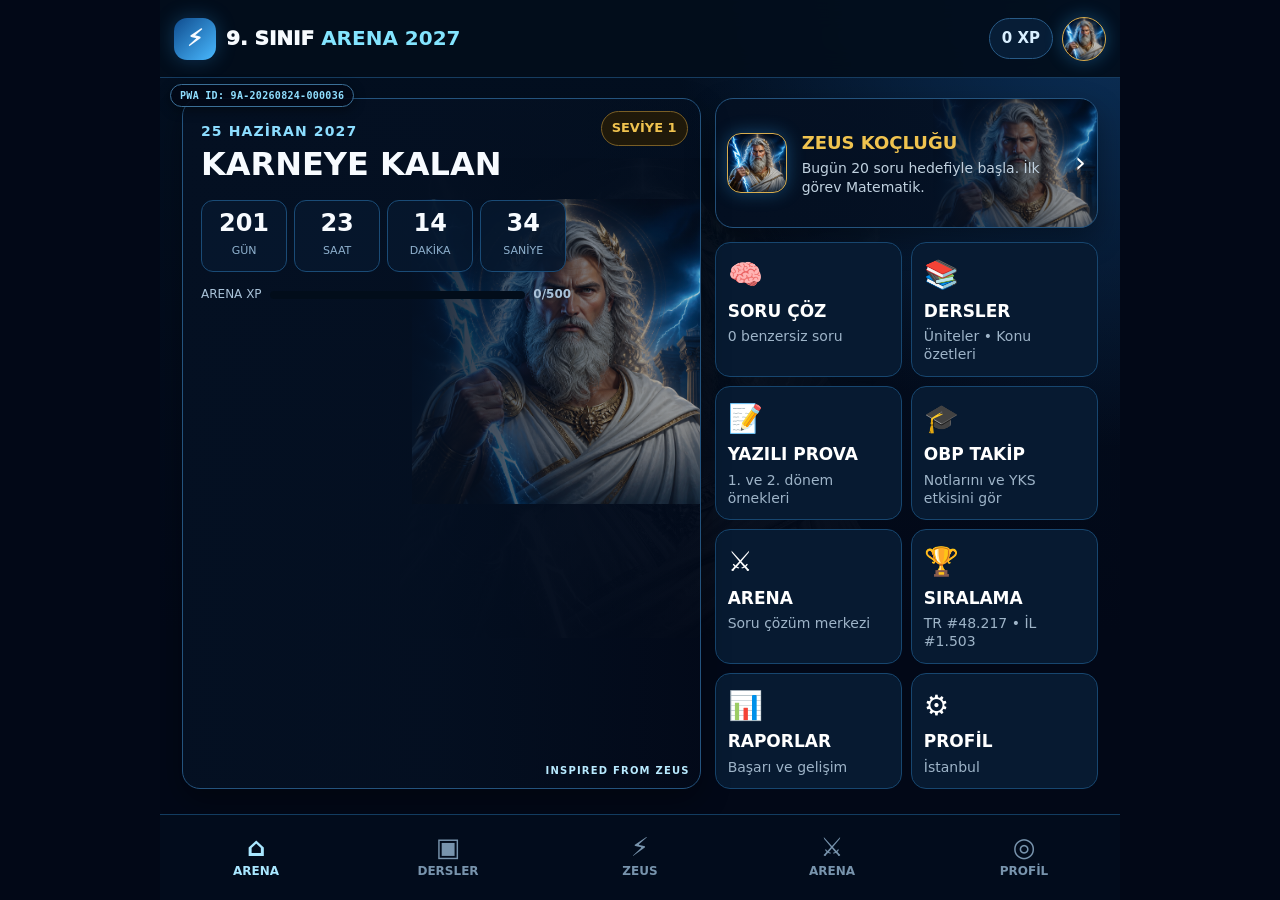
<file: index.html>
<!doctype html>
<html lang="tr">
<head>
  <meta charset="utf-8">
  <meta name="viewport" content="width=device-width,initial-scale=1,viewport-fit=cover,maximum-scale=1,user-scalable=no">
  <meta name="theme-color" content="#020817">
  <title>9. Sınıf Arena 2027</title>
  <link rel="manifest" href="manifest.webmanifest?build=9A-20260824-000036">
  <link rel="icon" type="image/png" sizes="192x192" href="assets/visual-9A-20260823-192255/icon-9A-20260823-192255-192.png">
  <link rel="apple-touch-icon" sizes="180x180" href="assets/visual-9A-20260823-192255/apple-touch-9A-20260823-192255-180.png">
  <link rel="stylesheet" href="arena-ui.css?build=9A-20260824-000036">
  <link rel="stylesheet" href="arena-features.css?build=9A-20260824-000036">
  <link id="arenaRevisionCss" rel="stylesheet" href="arena-revision-v11.css?build=9A-20260824-000036">
  <link id="arenaVisual9A-20260823-192255" rel="stylesheet" href="arena-visual-9A-20260823-192255.css?build=9A-20260824-000036">
  <style>.pwa-build-id{position:absolute;z-index:45;left:10px;top:calc(var(--top) + 6px);padding:5px 9px;border:1px solid #3b6f96;border-radius:999px;background:#020817e8;color:#8fdfff;font:800 10px/1.1 ui-monospace,SFMono-Regular,Consolas,monospace;letter-spacing:.03em;pointer-events:none;box-shadow:0 3px 12px #0006}</style>
</head>
<body>
<div id="app">
  <header class="topbar"><div class="brand"><span class="bolt">⚡</span><span>9. SINIF <b>ARENA 2027</b></span></div><div class="top-right"><span id="xpTop" class="chip">0 XP</span><span class="zeus-avatar" title="Zeus Koçu"></span></div></header>
  <div class="pwa-build-id">PWA ID: 9A-20260824-000036</div>
  <main class="view active" id="home"><div class="home-grid"><section class="card hero"><div class="hero-copy"><small>25 HAZİRAN 2027</small><h1>KARNEYE KALAN</h1></div><span class="level">SEVİYE <b id="level">1</b></span><div class="countdown"><div><b id="d">--</b><small>GÜN</small></div><div><b id="h">--</b><small>SAAT</small></div><div><b id="m">--</b><small>DAKİKA</small></div><div><b id="s">--</b><small>SANİYE</small></div></div><div class="xp-row"><span>ARENA XP</span><div class="progress"><i id="xpBar"></i></div><b id="xpText">0/500</b></div><span class="inspired">INSPIRED FROM ZEUS</span></section><button class="card coach-banner" onclick="go('zeus')"><span class="zeus-face"></span><span><b>ZEUS KOÇLUĞU</b><small id="coachHome">Bugünkü hedefini tamamla ve Arena seviyeni yükselt.</small></span><em>›</em></button><section class="quick-grid"><button onclick="startStudy()"><i>🧠</i><b>SORU ÇÖZ</b><small id="solvedHome">0 soru</small></button><button onclick="go('lessons')"><i>📚</i><b>DERSLER</b><small>Üniteler • Konu özetleri</small></button><button onclick="go('written')"><i>📝</i><b>YAZILI PROVA</b><small>1. ve 2. dönem örnekleri</small></button><button onclick="go('obp')"><i>🎓</i><b>OBP TAKİP</b><small>Notlarını ve YKS etkisini gör</small></button><button onclick="go('exams')"><i>⚔️</i><b>ARENA</b><small>Soru çözüm merkezi</small></button><button onclick="openProfile('rank')"><i>🏆</i><b>SIRALAMA</b><small id="rankHome">TR #-- • İL #--</small></button><button onclick="openProfile('report')"><i>📊</i><b>RAPORLAR</b><small>Başarı ve gelişim</small></button><button onclick="openProfile('settings')"><i>⚙️</i><b>PROFİL</b><small id="provinceHome">İstanbul</small></button></section></div></main>
  <main class="view" id="lessons"><div class="view-title"><h2>Ders Tekrarı</h2><small>Üniteler • konular • geniş özetler</small></div><div class="lesson-grid" id="lessonGrid"></div></main>
  <main class="view" id="zeus"><div class="view-title"><h2>Zeus Koçluğu</h2><small>Kişisel çalışma rehberi</small></div><div class="zeus-grid"><section class="card zeus-hero"><span class="zeus-big"></span><div><h3>BUGÜNÜN MESAJI</h3><p id="zeusMessage">Disiplin, ilhamdan daha güvenilir bir güçtür.</p><div class="mini-pills"><span id="goalPill">🎯 0/20</span><span id="streakPill">🔥 1 gün</span></div></div></section><section class="card tasks"><h4>BUGÜNKÜ ÇALIŞMA PLANI</h4><button onclick="startSubject('Matematik')"><i>√x</i><span><b>Matematik • 10 soru</b><small>Sayılar ve nicelikler</small></span><em>BAŞLA</em></button><button onclick="startSubject('Türk Dili ve Edebiyatı')"><i>📖</i><span><b>Türk Dili • 5 soru</b><small>Anlam ve yorum</small></span><em>BAŞLA</em></button><button id="weakTask"><i>⚛</i><span><b id="weakTitle">Fizik • 5 soru</b><small id="weakSub">Zayıf konu takviyesi</small></span><em>BAŞLA</em></button></section><section class="tool-grid"><button onclick="coachTool('program')"><b>📅 Program Oluştur</b><small>Günlük hedefleri düzenle</small></button><button onclick="coachTool('strategy')"><b>🎯 Sınav Stratejisi</b><small>Süre ve soru sırası</small></button><button onclick="openProfile('report')"><b>📈 Performans</b><small>Zayıf dersleri gör</small></button><button onclick="coachTool('motivation')"><b>⚡ Motivasyon</b><small>Zeus’tan mesaj</small></button></section></div></main>
  <main class="view" id="exams"><div class="view-title"><h2>ARENA</h2><small>Soru çözüm merkezi</small></div><div class="exam-grid"></div></main>
  <main class="view" id="written"><div class="view-title"><h2>Yazılı Prova</h2><small>Okul sınavına dönem dönem hazırlan</small></div><div id="writtenCenter"></div></main>
  <main class="view" id="obp"><div class="view-title"><h2>OBP Takip</h2><small>Erken YKS hazırlığı • tahmini katkı</small></div><div id="obpCenter"></div></main>
  <main class="view" id="profile"><div class="view-title"><h2>Profil ve İstatistik</h2><small id="profileName">Arena Öğrencisi</small></div><div class="tabs"><button data-tab="rank" class="active" onclick="switchTab('rank')">🏆 SIRALAMA</button><button data-tab="report" onclick="switchTab('report')">📊 RAPOR</button><button data-tab="settings" onclick="switchTab('settings')">⚙️ AYARLAR</button></div><section class="pane active" id="pane-rank"><div class="rank-pair"><div class="card rank-card"><small>🇹🇷 TÜRKİYE SIRASI</small><b id="trRank">#—</b><span id="trMeta">Demo sıralama</span></div><div class="card rank-card"><small>📍 <span id="cityLabel">İL</span> SIRASI</small><b id="cityRank">#—</b><span id="cityMeta">Demo sıralama</span></div></div><div class="card leaderboard"><h4>ARENA LİDERLİK TABLOSU</h4><div><b>1</b><span>⚡ Atlas_09</span><em>2.480 soru</em></div><div><b>2</b><span>Nova_34</span><em>2.315 soru</em></div><div><b>3</b><span>MatKing</span><em>2.174 soru</em></div><div class="me"><b id="myRank">—</b><span id="myName">Sen</span><em id="mySolved">0 soru</em></div></div><div class="card demo-note">Sıralama toplam çözülen benzersiz soru sayısına göre ilerler. Eşitlikte doğruluk oranı kullanılır. <b>DEMO VERİSİ</b></div></section><section class="pane" id="pane-report"><div class="report-top"><div><b id="rSolved">0</b><small>Çözülen</small></div><div><b id="rAccuracy">%0</b><small>Doğruluk</small></div><div><b id="rXp">0</b><small>XP</small></div></div><div class="card bars" id="bars"></div></section><section class="pane settings" id="pane-settings"><label>KULLANICI ADI<input id="nameInput" maxlength="20" value="Arena Öğrencisi"></label><label>İL<select id="provinceSelect"></select></label><button onclick="saveSettings()">PROFİLİ KAYDET</button><div class="parent-code-card"><small>VELİ TAKİP KODU</small><b id="studentParentCode">------</b><p>Bu 6 haneli kodu velinle paylaş. Kod bu cihazdaki öğrenci kaydını açar.</p><button type="button" onclick="renewParentCode()">YENİ KOD OLUŞTUR</button></div><div class="system-card"><b>📱 SİSTEM GEREKSİNİMLERİ</b><p><strong>Minimum:</strong> Android 10<br><strong>Önerilen:</strong> Android 12 veya üzeri<br><strong>Desteklenen:</strong> Android 10–16<br><strong>Cihaz:</strong> Telefon ve tablet<br>Güncel Chrome / Android System WebView önerilir.</p></div><div class="premium"><span><b>⚡ ARENA PREMIUM</b><small>Reklamsız kullanım • gelişmiş raporlar • ek paketler</small></span><button onclick="toast('Premium ekranı sonraki sürümde bağlanacak.')">İNCELE</button></div></section></main>
  <nav class="bottom-nav"><button class="active" data-view="home" onclick="go('home')"><i>⌂</i><span>ARENA</span></button><button data-view="lessons" onclick="go('lessons')"><i>▣</i><span>DERSLER</span></button><button data-view="zeus" onclick="go('zeus')"><i>⚡</i><span>ZEUS</span></button><button data-view="exams" onclick="go('exams')"><i>⚔</i><span>ARENA</span></button><button data-view="profile" onclick="go('profile')"><i>◎</i><span>PROFİL</span></button></nav>
  <div class="overlay" id="questionOverlay"><section class="modal question-modal"><div class="question-head"><span id="qSubject">Ders</span><span id="qDifficulty">Orta</span><div class="progress"><i id="qProgress"></i></div><b id="qCounter">1/30</b></div><div class="card question-card"><div class="question-meta"><small id="qMode">SERBEST ÇALIŞMA</small><b id="qTimer">Süresiz</b></div><h3 id="qText"></h3><div class="options" id="options"></div></div><div class="question-actions"><button onclick="hint()">💡 İpucu</button><button onclick="solution()">Çözüm Yolu</button><button id="nextQuestion" onclick="nextQ()">Sonraki →</button></div></section></div>
  <div class="overlay" id="notesOverlay"><section class="modal note-modal"><header><span class="zeus-face"></span><div><small>AKILLI NOTLAR</small><h3 id="noteSubject">Ders</h3></div><b id="noteCounter">1/2</b></header><h4 id="noteTitle"></h4><div class="note-grid"><article><b>BİLMEN GEREKEN</b><p id="noteInfo"></p></article><article><b>TEMEL KAVRAM</b><p id="noteConcept"></p></article><article class="example"><b>ÖRNEK</b><p id="noteExample"></p></article><article class="warning"><b>DİKKAT</b><p id="noteCaution"></p></article></div><footer><button onclick="notePrev()">← Önceki</button><button onclick="closeNotes()">Kapat</button><button id="noteNext" onclick="noteNext()">Sonraki →</button></footer></section></div>
  <div class="overlay" id="openOverlay"><section class="modal open-modal"><header><small id="openTitle">ARENA</small><b id="openTimer">40:00</b></header><div class="progress"><i id="openProgress"></i></div><div class="card open-paper"><p id="openQuestion"></p><textarea id="openAnswer" placeholder="Cevabını ve gerekçeni buraya yaz..."></textarea></div><footer><button onclick="openPrev()">← Önceki</button><button onclick="rubric()">Puanlama</button><button id="openNext" onclick="openNext()">Sonraki →</button></footer></section></div>
  <div class="overlay" id="infoOverlay"><section class="modal info-modal"><small id="infoKicker">ZEUS</small><h3 id="infoTitle">Bilgi</h3><p id="infoText"></p><div id="infoBox"></div><button onclick="closeInfo()">TAMAM</button></section></div><div class="toast" id="toast"></div>
</div>
<script src="app.js?build=9A-20260824-000036"></script><script src="arena-features.js?build=9A-20260824-000036"></script><script src="mobile-results.js?build=9A-20260824-000036"></script><script src="data/verified-question-bank-v1.js?build=9A-20260824-000036"></script><script src="data/verified-question-bank-v1-five-options.js?build=9A-20260824-000036"></script><script src="data/verified-question-bank-v2-extra.js?build=9A-20260824-000036"></script><script src="active-question-engine-v2.js?build=9A-20260824-000036"></script><script>if('serviceWorker' in navigator)addEventListener('load',()=>navigator.serviceWorker.register('./sw.js?build=9A-20260824-000036',{scope:'./'}).catch(()=>{}));</script></body></html>
</file>
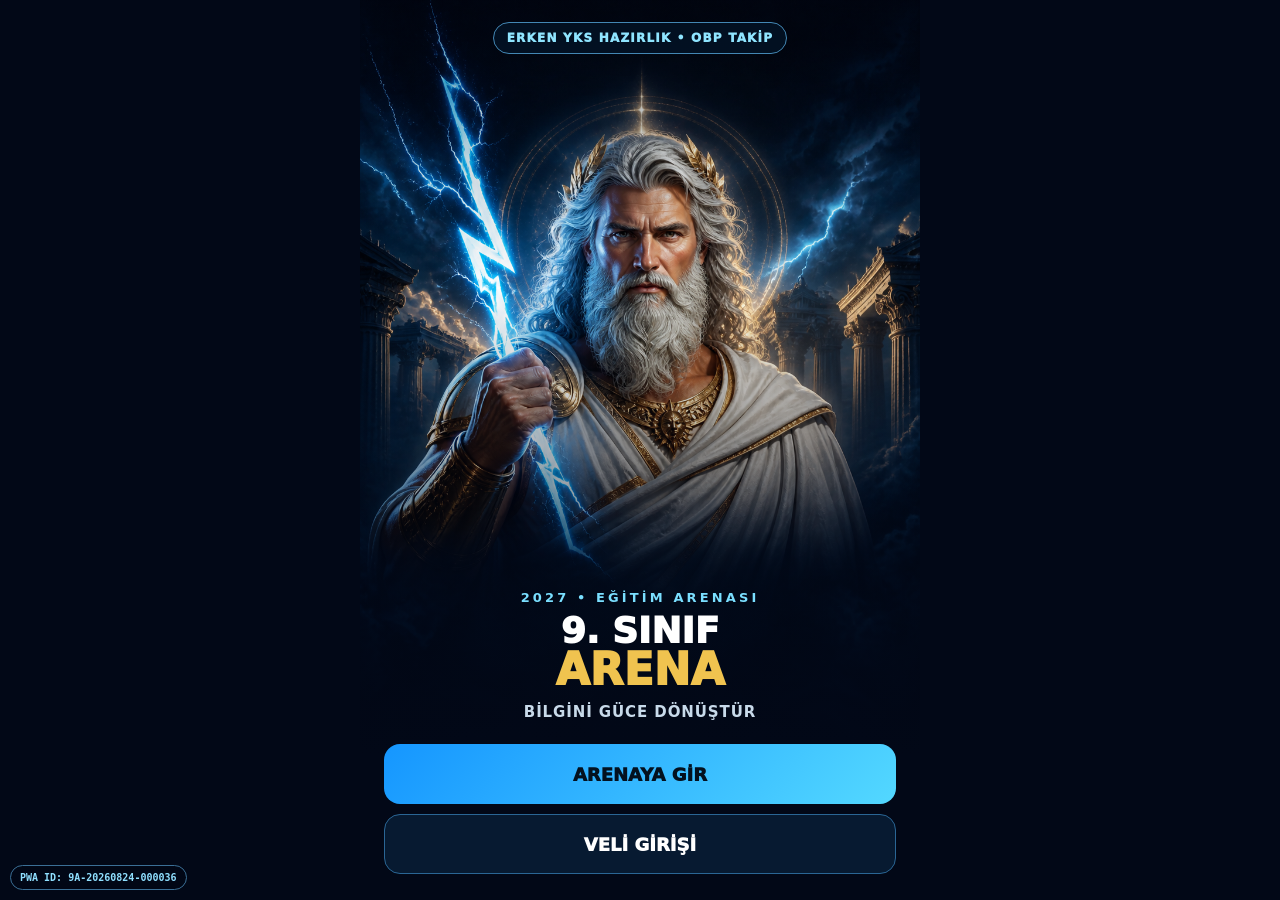
<file: mobile-demo/index.html>
<!doctype html><html lang="tr"><head><meta charset="utf-8"><meta name="viewport" content="width=device-width,initial-scale=1,viewport-fit=cover"><meta name="theme-color" content="#020817"><link rel="manifest" href="./manifest.webmanifest?build=9A-20260824-000036"><link rel="icon" type="image/png" sizes="192x192" href="../assets/visual-9A-20260823-192255/icon-9A-20260823-192255-192.png"><link rel="apple-touch-icon" href="../assets/visual-9A-20260823-192255/apple-touch-9A-20260823-192255-180.png"><title>9. Sınıf Arena 2027</title><style>
*{box-sizing:border-box}html,body{margin:0;min-height:100%;background:#020817;color:#fff;font-family:Inter,system-ui,-apple-system,"Segoe UI",sans-serif}button,input{font:inherit}.screen{display:none;min-height:100dvh}.screen.active{display:block}.buildId{position:fixed;z-index:90;left:10px;bottom:10px;padding:6px 9px;border:1px solid #3b6f96;border-radius:999px;background:#020817e8;color:#8fdfff;font:800 10px/1.1 ui-monospace,Consolas,monospace}.coverStage{position:relative;width:min(100%,560px);margin:auto;height:100dvh;overflow:hidden;background:#020817}.coverStage>img{position:absolute;inset:0;width:100%;height:100%;object-fit:cover;object-position:center top}.coverStage:after{content:"";position:absolute;inset:0;background:linear-gradient(180deg,rgba(2,8,23,.3),transparent 32%,rgba(2,8,23,.48) 60%,#020817 84%)}.coverTop{position:absolute;z-index:4;left:0;right:0;top:max(22px,env(safe-area-inset-top));display:flex;justify-content:center;padding:0 15px}.coverTop span{padding:8px 13px;border:1px solid #4387b4;border-radius:999px;background:#031225d9;color:#8fe5ff;font-size:12px;font-weight:950;letter-spacing:.1em;text-align:center}.coverContent{position:relative;z-index:3;min-height:100dvh;display:flex;flex-direction:column;justify-content:flex-end;padding:49vh 24px 26px;text-align:center}.coverKicker{color:#7adfff;font-size:13px;font-weight:900;letter-spacing:.24em}.coverContent h1{margin:8px 0 2px;font-size:44px;line-height:.98;font-weight:950;color:#f0c34f}.coverContent h1 span{display:block;color:#fff;font-size:36px}.coverContent p{margin:10px 0 13px;color:#c8daea;font-size:15px;font-weight:700;letter-spacing:.06em}.coverCta,.cta{width:100%;min-height:60px;margin-top:10px;border-radius:16px;font-weight:950;font-size:18px}.primary{border:0;background:linear-gradient(135deg,#1596ff,#53d8ff);color:#03111f}.secondary{background:#071a31;color:#fff;border:1px solid #2a6695}.wrap{width:min(100%,560px);margin:auto;min-height:100dvh;padding:70px 18px 34px;background:radial-gradient(circle at 50% 8%,#123c6d,#020817 75%)}.back{position:fixed;z-index:50;left:12px;top:max(12px,env(safe-area-inset-top));width:48px;height:48px;border-radius:50%;border:1px solid #315b82;background:#06162be8;color:#fff;font-size:28px}.realZeus{display:block;width:150px;height:150px;object-fit:cover;margin:0 auto 8px;border-radius:24px;border:1px solid #d9b450}.kicker{text-align:center;color:#79ddff;font-weight:900;letter-spacing:.16em;font-size:13px}.login-card{background:#071a31ef;border:1px solid #24537d;border-radius:22px;padding:20px}.login-card h1{text-align:center;font-size:30px;margin:8px 0 4px}.login-card>p{text-align:center;color:#a9bfd2;font-size:15px}.field{display:block;margin-top:14px;color:#9fb6ca;font-weight:800;font-size:13px}.field input{display:block;width:100%;margin-top:6px;padding:14px;border-radius:12px;border:1px solid #28577f;background:#041326;color:#fff;font-size:22px;text-align:center;letter-spacing:.18em}.security{margin-top:14px;padding:12px;border-radius:12px;background:#0a223f;border:1px solid #1e527d;color:#b9ccdc;font-size:13px}.panel{width:min(100%,920px);margin:auto;padding:76px 16px 34px;min-height:100dvh;background:radial-gradient(circle at 50% 15%,#0c3155,#020817 56%)}.panel-hero{display:grid;grid-template-columns:92px 1fr;gap:14px;align-items:center;border:1px solid #24537d;border-radius:20px;background:#071a31f5;padding:14px}.panel-hero img{width:88px;height:88px;object-fit:cover;border-radius:16px;border:1px solid #d9b450}.panel-hero small{color:#79ddff;font-weight:900}.panel-hero h1{font-size:29px;margin:3px 0}.panel-hero p{color:#a9bfd2;margin:0}.stats{display:grid;grid-template-columns:1fr 1fr;gap:10px;margin-top:12px}.stat,.card{border:1px solid #24537d;background:#071a31f5;border-radius:16px;padding:14px}.stat b{display:block;font-size:30px;color:#83e4ff}.stat small{font-size:13px;color:#a9bfd2}.two{display:grid;gap:12px;margin-top:12px}.card h3{margin:0 0 10px;font-size:18px;color:#f0c34f}.subject{display:grid;grid-template-columns:minmax(100px,1fr) 1fr 48px;gap:8px;align-items:center;font-size:13px;margin-top:8px}.track{height:8px;border-radius:999px;background:#06111e;overflow:hidden}.track i{display:block;height:100%;background:linear-gradient(90deg,#278fe8,#72ddff)}.alert{padding:11px;border-radius:11px;background:#12213a;margin-top:7px;font-size:14px}.alert.ok{border:1px solid #23634f;background:#0c2a22}.alert.warn{border:1px solid #765c23;background:#2a210d}.obpBox{display:grid;grid-template-columns:repeat(3,1fr);gap:8px}.obpBox span{text-align:center;border:1px solid #1d4e77;border-radius:11px;background:#06182d;padding:9px}.obpBox b{display:block;color:#f0c34f;font-size:22px}.obpBox small{color:#9eb7cb;font-size:11px}.foot{color:#718aa4;font-size:12px;text-align:center;margin-top:16px}@media(min-width:700px){.two{grid-template-columns:1.2fr .8fr}.stats{grid-template-columns:repeat(4,1fr)}}
</style></head><body><div class="buildId">PWA ID: 9A-20260824-000036</div>
<section id="cover" class="screen active"><div class="coverStage"><img src="../assets/visual-9A-20260823-192255/entry-9A-20260823-192255.png" alt="9. Sınıf Arena Zeus"><div class="coverTop"><span>ERKEN YKS HAZIRLIK • OBP TAKİP</span></div><div class="coverContent"><div class="coverKicker">2027 • EĞİTİM ARENASI</div><h1><span>9. SINIF</span>ARENA</h1><p>BİLGİNİ GÜCE DÖNÜŞTÜR</p><button id="arenaEnter" class="coverCta primary">ARENAYA GİR</button><button class="coverCta secondary" data-go="premiumParent">VELİ GİRİŞİ</button></div></div></section>
<section id="premiumParent" class="screen"><button class="back" data-go="cover">‹</button><div class="wrap"><div class="login-card"><img class="realZeus" src="../assets/visual-9A-20260823-192255/hero-9A-20260823-192255.png" alt="Zeus"><div class="kicker">ARENA PREMIUM</div><h1>Veli Takip Paneli</h1><p>Veli paneli yalnızca ücretli üyeliklerde aktiftir. Öğrencinin yazılı, OBP, çalışma ve soru çözme gelişimini takip etmek için Premium üyeliğe geçin.</p><button class="cta primary" id="parentPremiumYes">PREMIUM ÜYELİĞE GEÇ</button><button class="cta secondary" data-go="parentLogin">ZATEN PREMIUM ÜYEYİM</button><button class="cta secondary" data-go="cover">ANA SAYFAYA DÖN</button></div></div></section>
<section id="parentLogin" class="screen"><button class="back" data-go="cover">‹</button><div class="wrap"><div class="login-card"><img class="realZeus" src="../assets/visual-9A-20260823-192255/hero-9A-20260823-192255.png" alt="Zeus"><div class="kicker">9. SINIF ARENA</div><h1>Veli Girişi</h1><p>Öğrenci panelinde oluşturulan 6 haneli kodla çalışma, yazılı ve OBP durumunu takip edin.</p><label class="field">ÖĞRENCİ TAKİP KODU<input id="parentCodeInput" inputmode="numeric" maxlength="6" pattern="[0-9]{6}" placeholder="000000"></label><button class="cta primary" id="parentCodeEnter">ÖĞRENCİYİ GÖRÜNTÜLE</button><div class="security" id="parentLoginMessage">Kod, öğrenci profilindeki “Veli Takip Kodu” bölümünde bulunur. Bu sürümde eşleşme aynı cihazdaki kayıtta çalışır.</div></div></div></section>
<section id="parentPanel" class="screen"><button class="back" data-go="parentLogin">‹</button><div class="panel"><section class="panel-hero"><img src="../assets/visual-9A-20260823-192255/hero-9A-20260823-192255.png" alt="9. Sınıf Arena"><div><small>9. SINIF ARENA • VELİ PANELİ</small><h1 id="plName">Arena Öğrencisi</h1><p id="plMeta">Öğrenci ilerleme özeti</p></div></section><div class="stats"><div class="stat"><b id="plSolved">0</b><small>Çözülen soru</small></div><div class="stat"><b id="plAcc">%0</b><small>Doğruluk</small></div><div class="stat"><b id="plXp">0</b><small>Toplam XP</small></div><div class="stat"><b id="plStreak">1</b><small>Günlük seri</small></div></div><div class="two"><section class="card"><h3>Ders Performansı</h3><div id="plSubjects"></div></section><section class="card"><h3>OBP ve YKS Etkisi</h3><div id="plObp"></div></section></div><section class="card" style="margin-top:12px"><h3>Takip Özeti</h3><div id="plSummary"></div></section><div class="foot">Veriler bu cihazdaki öğrenci kaydından okunur.</div></div></section>
<script>function show(id){document.querySelectorAll('.screen').forEach(s=>s.classList.toggle('active',s.id===id));if(id==='parentPanel')renderParent();scrollTo(0,0)}function getState(){try{return JSON.parse(localStorage.getItem('arena9-github')||'null')||{}}catch(e){return{}}}document.addEventListener('click',e=>{const b=e.target.closest('[data-go]');if(b)show(b.dataset.go)});arenaEnter.onclick=()=>location.href='../index.html?mobile=1&android=10-16&build=9A-20260824-000036';parentPremiumYes.onclick=()=>location.href='../index.html?mobile=1&build=9A-20260824-000036&premium=offer';parentCodeEnter.onclick=()=>{const st=getState(),entered=parentCodeInput.value.trim(),saved=String(st.parentCode||'');if((st.premiumActive===true||(st.premiumUntil&&new Date(st.premiumUntil)>new Date()))&&/^\d{6}$/.test(entered)&&entered===saved){parentLoginMessage.textContent='Kod doğrulandı.';show('parentPanel')}else parentLoginMessage.textContent=(st.premiumActive===true||(st.premiumUntil&&new Date(st.premiumUntil)>new Date()))?'Kod eşleşmedi. Öğrenci profilindeki güncel 6 haneli kodu kontrol edin.':'Veli Takip Paneli yalnızca Premium üyelikte aktiftir. Önce Premium üyeliğe geçin.'};function renderParent(){const s=getState(),name=s.name||'Arena Öğrencisi',solved=Array.isArray(s.solved)?s.solved.length:0,total=Number(s.correct||0)+Number(s.wrong||0),acc=total?Math.round(Number(s.correct||0)/total*100):0;plName.textContent=name;plMeta.textContent=(s.province||'İstanbul')+' • güncel öğrenci verisi';plSolved.textContent=solved;plAcc.textContent='%'+acc;plXp.textContent=Number(s.xp||0);plStreak.textContent=Number(s.streak||1);const rows=Object.entries(s.subject||{}).map(([n,v])=>{const c=Number(v.correct||v.c||0),t=Number(v.t||0),p=t?Math.round(c/t*100):0;return{name:n,p,t}}).filter(x=>x.t>0);plSubjects.innerHTML=rows.length?rows.map(x=>'<div class="subject"><span>'+x.name+'</span><div class="track"><i style="width:'+x.p+'%"></i></div><em>%'+x.p+'</em></div>').join(''):'<div class="alert">Henüz ders performansı oluşmadı.</div>';const o=s.obpEstimate;plObp.innerHTML=o?'<div class="obpBox"><span><b>'+o.diploma.toFixed(1)+'</b><small>Diploma tahmini</small></span><span><b>'+o.obp.toFixed(1)+'</b><small>OBP</small></span><span><b>+'+o.yks.toFixed(1)+'</b><small>YKS katkısı</small></span></div>':'<div class="alert warn">Öğrenci henüz okul notlarını OBP Takip bölümüne girmedi.</div>';plSummary.innerHTML='<div class="alert ok">Doğru: <b>'+Number(s.correct||0)+'</b> • Yanlış: <b>'+Number(s.wrong||0)+'</b> • Benzersiz çözülen: <b>'+solved+'</b></div>'}if('serviceWorker'in navigator)addEventListener('load',()=>navigator.serviceWorker.register('../sw.js?build=9A-20260824-000036',{scope:'../'}).catch(()=>{}));</script></body></html>
</file>
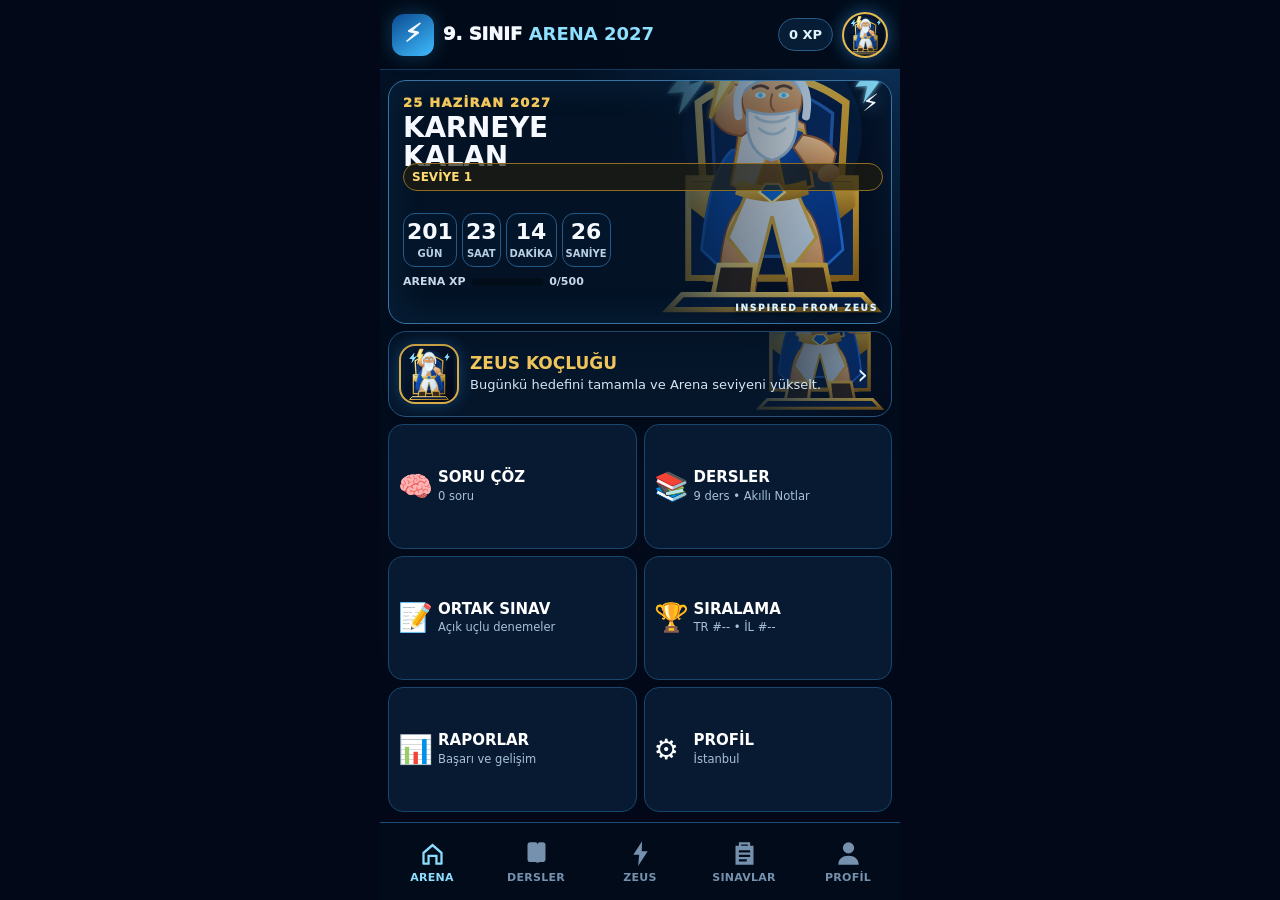
<file: android16.html>
<!doctype html>
<html lang="tr">
<head>
  <meta charset="utf-8">
  <meta name="viewport" content="width=device-width,initial-scale=1,viewport-fit=cover,interactive-widget=resizes-content">
  <meta name="theme-color" content="#020817">
  <meta name="color-scheme" content="dark">
  <meta name="mobile-web-app-capable" content="yes">
  <meta name="apple-mobile-web-app-capable" content="yes">
  <meta name="apple-mobile-web-app-status-bar-style" content="black-translucent">
  <meta name="apple-mobile-web-app-title" content="9. Sınıf Arena">
  <meta name="format-detection" content="telephone=no">
  <title>9. Sınıf Arena 2027 — Android 16</title>
  <link rel="manifest" href="manifest.webmanifest">
  <link rel="icon" href="icon.svg" type="image/svg+xml">
  <link rel="stylesheet" href="style.css">
  <link rel="stylesheet" href="mobile.css">
  <link rel="stylesheet" href="android16.css">
</head>
<body>
<div id="app">
  <header class="topbar">
    <div class="brand"><span class="bolt">⚡</span><span>9. SINIF <b>ARENA 2027</b></span></div>
    <div class="top-right"><button id="installAppBtn" class="install-btn" hidden>＋ KUR</button><span id="xpTop" class="chip">0 XP</span><span class="zeus-avatar" title="Zeus Koçu"></span></div>
  </header>

  <main class="view active" id="home">
    <div class="home-grid">
      <section class="card hero">
        <div class="hero-copy"><small>25 HAZİRAN 2027</small><h1>KARNEYE KALAN</h1></div>
        <span class="level">SEVİYE <b id="level">1</b></span>
        <div class="countdown"><div><b id="d">--</b><small>GÜN</small></div><div><b id="h">--</b><small>SAAT</small></div><div><b id="m">--</b><small>DAKİKA</small></div><div><b id="s">--</b><small>SANİYE</small></div></div>
        <div class="xp-row"><span>ARENA XP</span><div class="progress"><i id="xpBar"></i></div><b id="xpText">0/500</b></div>
        <span class="inspired">INSPIRED FROM ZEUS</span>
      </section>

      <button class="card coach-banner" onclick="go('zeus')"><span class="zeus-face"></span><span><b>ZEUS KOÇLUĞU</b><small id="coachHome">Bugünkü hedefini tamamla ve Arena seviyeni yükselt.</small></span><em>›</em></button>

      <section class="quick-grid">
        <button onclick="startStudy()"><i>🧠</i><b>SORU ÇÖZ</b><small id="solvedHome">0 soru</small></button>
        <button onclick="go('lessons')"><i>📚</i><b>DERSLER</b><small>9 ders • Akıllı Notlar</small></button>
        <button onclick="go('exams')"><i>📝</i><b>ORTAK SINAV</b><small>Açık uçlu denemeler</small></button>
        <button onclick="openProfile('rank')"><i>🏆</i><b>SIRALAMA</b><small id="rankHome">TR #-- • İL #--</small></button>
        <button onclick="openProfile('report')"><i>📊</i><b>RAPORLAR</b><small>Başarı ve gelişim</small></button>
        <button onclick="openProfile('settings')"><i>⚙️</i><b>PROFİL</b><small id="provinceHome">İstanbul</small></button>
      </section>
    </div>
  </main>

  <main class="view" id="lessons">
    <div class="view-title"><h2>Ders Arenaları</h2><small>Ders seç • not oku • soru çöz</small></div>
    <div class="lesson-grid" id="lessonGrid"></div>
  </main>

  <main class="view" id="zeus">
    <div class="view-title"><h2>Zeus Koçluğu</h2><small>Kişisel çalışma rehberi</small></div>
    <div class="zeus-grid">
      <section class="card zeus-hero"><span class="zeus-big"></span><div><h3>BUGÜNÜN MESAJI</h3><p id="zeusMessage">Disiplin, ilhamdan daha güvenilir bir güçtür.</p><div class="mini-pills"><span id="goalPill">🎯 0/20</span><span id="streakPill">🔥 1 gün</span></div></div></section>
      <section class="card tasks"><h4>BUGÜNKÜ ÇALIŞMA PLANI</h4><button onclick="startSubject('Matematik')"><i>√x</i><span><b>Matematik • 10 soru</b><small>Sayılar ve nicelikler</small></span><em>BAŞLA</em></button><button onclick="startSubject('Türk Dili ve Edebiyatı')"><i>📖</i><span><b>Türk Dili • 5 soru</b><small>Anlam ve yorum</small></span><em>BAŞLA</em></button><button id="weakTask"><i>⚛</i><span><b id="weakTitle">Fizik • 5 soru</b><small id="weakSub">Zayıf konu takviyesi</small></span><em>BAŞLA</em></button></section>
      <section class="tool-grid"><button onclick="coachTool('program')"><b>📅 Program Oluştur</b><small>Günlük hedefleri düzenle</small></button><button onclick="coachTool('strategy')"><b>🎯 Sınav Stratejisi</b><small>Süre ve soru sırası</small></button><button onclick="openProfile('report')"><b>📈 Performans</b><small>Zayıf dersleri gör</small></button><button onclick="coachTool('motivation')"><b>⚡ Motivasyon</b><small>Zeus’tan mesaj</small></button></section>
    </div>
  </main>

  <main class="view" id="exams">
    <div class="view-title"><h2>Deneme Merkezi</h2><small>Normal + açık uçlu</small></div>
    <div class="exam-grid">
      <section class="card exam-card"><i>∑</i><span><b>MATEMATİK ORTAK SINAV</b><small>7 açık uçlu • 40 dakika • işlem basamakları</small></span><button onclick="startOpen('math')">BAŞLA</button></section>
      <section class="card exam-card literature"><i>✒️</i><span><b>TÜRK DİLİ VE EDEBİYATI</b><small>7 açık uçlu • 40 dakika • yorum ve gerekçe</small></span><button onclick="startOpen('lit')">BAŞLA</button></section>
      <section class="card exam-bottom"><div><b>30</b><small>Arena Deneme 01</small></div><div><b id="bestScore">—</b><small>En iyi puan</small></div><button onclick="startExam()">30 SORULUK DENEME</button></section>
    </div>
  </main>

  <main class="view" id="profile">
    <div class="view-title"><h2>Profil ve İstatistik</h2><small id="profileName">Arena Öğrencisi</small></div>
    <div class="tabs"><button data-tab="rank" class="active" onclick="switchTab('rank')">🏆 SIRALAMA</button><button data-tab="report" onclick="switchTab('report')">📊 RAPOR</button><button data-tab="settings" onclick="switchTab('settings')">⚙️ AYARLAR</button></div>
    <section class="pane active" id="pane-rank"><div class="rank-pair"><div class="card rank-card"><small>🇹🇷 TÜRKİYE SIRASI</small><b id="trRank">#—</b><span id="trMeta">Demo sıralama</span></div><div class="card rank-card"><small>📍 <span id="cityLabel">İL</span> SIRASI</small><b id="cityRank">#—</b><span id="cityMeta">Demo sıralama</span></div></div><div class="card leaderboard"><h4>ARENA LİDERLİK TABLOSU</h4><div><b>1</b><span>⚡ Atlas_09</span><em>2.480 soru</em></div><div><b>2</b><span>Nova_34</span><em>2.315 soru</em></div><div><b>3</b><span>MatKing</span><em>2.174 soru</em></div><div class="me"><b id="myRank">—</b><span id="myName">Sen</span><em id="mySolved">0 soru</em></div></div><div class="card demo-note">Sıralama toplam çözülen benzersiz soru sayısına göre ilerler. Eşitlikte doğruluk oranı kullanılır. <b>DEMO VERİSİ</b></div></section>
    <section class="pane" id="pane-report"><div class="report-top"><div><b id="rSolved">0</b><small>Çözülen</small></div><div><b id="rAccuracy">%0</b><small>Doğruluk</small></div><div><b id="rXp">0</b><small>XP</small></div></div><div class="card bars" id="bars"></div></section>
    <section class="pane settings" id="pane-settings"><label>KULLANICI ADI<input id="nameInput" maxlength="20" value="Arena Öğrencisi"></label><label>İL<select id="provinceSelect"></select></label><button onclick="saveSettings()">PROFİLİ KAYDET</button><div class="premium"><span><b>⚡ ARENA PREMIUM</b><small>Reklamsız kullanım • gelişmiş raporlar • ek paketler</small></span><button onclick="toast('Premium ekranı sonraki sürümde bağlanacak.')">İNCELE</button></div></section>
  </main>

  <nav class="bottom-nav"><button class="active" data-view="home" onclick="go('home')"><i>⌂</i><span>ARENA</span></button><button data-view="lessons" onclick="go('lessons')"><i>▣</i><span>DERSLER</span></button><button data-view="zeus" onclick="go('zeus')"><i>⚡</i><span>ZEUS</span></button><button data-view="exams" onclick="go('exams')"><i>▤</i><span>SINAVLAR</span></button><button data-view="profile" onclick="go('profile')"><i>◎</i><span>PROFİL</span></button></nav>

  <div class="overlay" id="questionOverlay"><section class="modal question-modal"><div class="question-head"><span id="qSubject">Ders</span><span id="qDifficulty">Orta</span><div class="progress"><i id="qProgress"></i></div><b id="qCounter">1/30</b></div><div class="card question-card"><div class="question-meta"><small id="qMode">SERBEST ÇALIŞMA</small><b id="qTimer">Süresiz</b></div><h3 id="qText"></h3><div class="options" id="options"></div></div><div class="question-actions"><button onclick="hint()">💡 İpucu</button><button onclick="solution()">Çözüm Yolu</button><button id="nextQuestion" onclick="nextQ()">Sonraki →</button></div></section></div>

  <div class="overlay" id="notesOverlay"><section class="modal note-modal"><header><span class="zeus-face"></span><div><small>AKILLI NOTLAR</small><h3 id="noteSubject">Ders</h3></div><b id="noteCounter">1/2</b></header><h4 id="noteTitle"></h4><div class="note-grid"><article><b>BİLMEN GEREKEN</b><p id="noteInfo"></p></article><article><b>TEMEL KAVRAM</b><p id="noteConcept"></p></article><article class="example"><b>ÖRNEK</b><p id="noteExample"></p></article><article class="warning"><b>DİKKAT</b><p id="noteCaution"></p></article></div><footer><button onclick="notePrev()">← Önceki</button><button onclick="closeNotes()">Kapat</button><button id="noteNext" onclick="noteNext()">Sonraki →</button></footer></section></div>

  <div class="overlay" id="openOverlay"><section class="modal open-modal"><header><small id="openTitle">ORTAK SINAV</small><b id="openTimer">40:00</b></header><div class="progress"><i id="openProgress"></i></div><div class="card open-paper"><p id="openQuestion"></p><textarea id="openAnswer" placeholder="Cevabını ve gerekçeni buraya yaz..."></textarea></div><footer><button onclick="openPrev()">← Önceki</button><button onclick="rubric()">Puanlama</button><button id="openNext" onclick="openNext()">Sonraki →</button></footer></section></div>

  <div class="overlay" id="infoOverlay"><section class="modal info-modal"><small id="infoKicker">ZEUS</small><h3 id="infoTitle">Bilgi</h3><p id="infoText"></p><div id="infoBox"></div><button onclick="closeInfo()">TAMAM</button></section></div>
  <div class="toast" id="toast"></div>
</div>
<script src="app.js"></script>
<script src="pwa.js"></script>
<script>if('serviceWorker' in navigator){window.addEventListener('load',()=>navigator.serviceWorker.getRegistration().then(r=>r&&r.update()).catch(()=>{}));}</script>
</body>
</html>
</file>
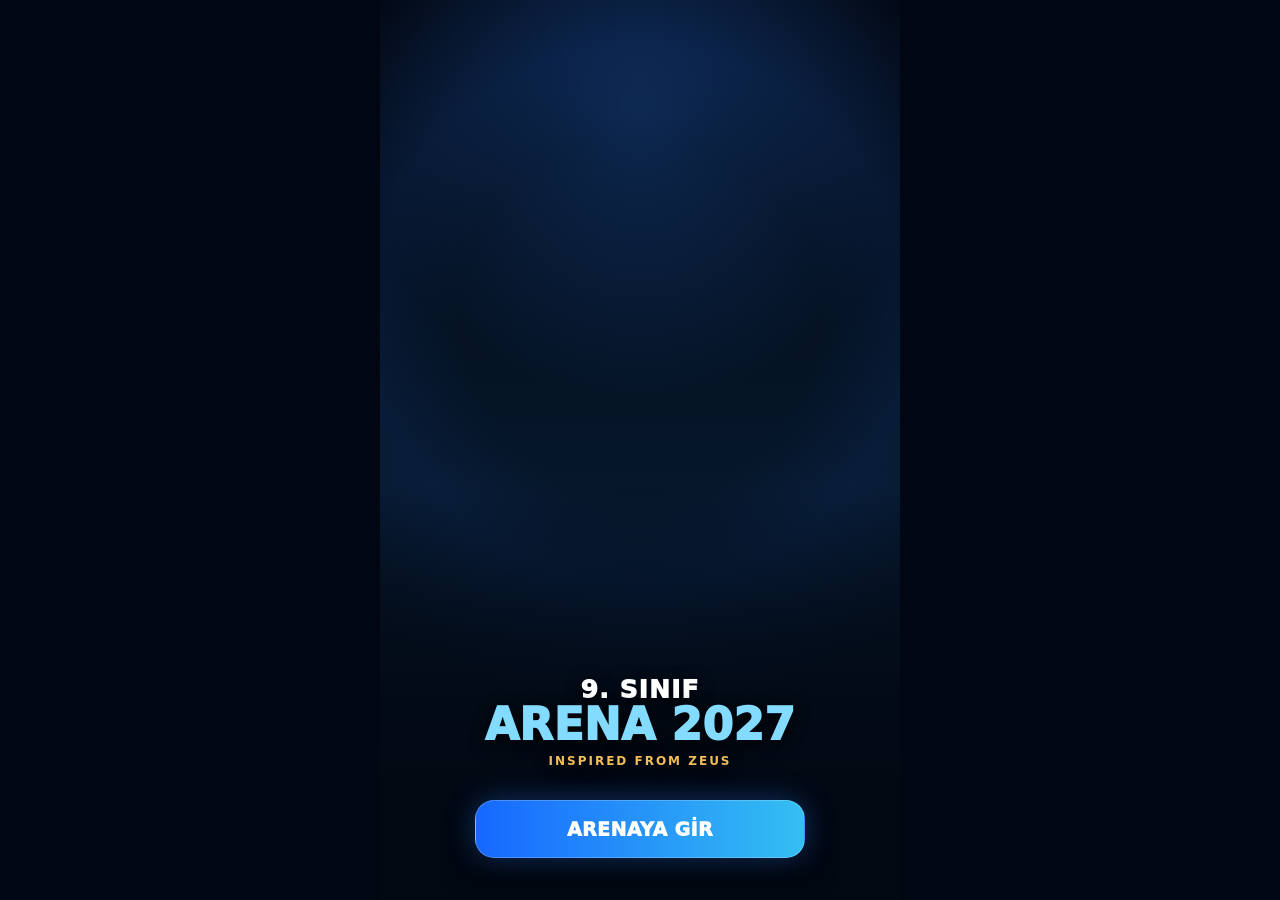
<file: arena-v10.html>
<!doctype html>
<html lang="tr">
<head>
  <meta charset="utf-8">
  <meta name="viewport" content="width=device-width,initial-scale=1,viewport-fit=cover,maximum-scale=1,user-scalable=no,interactive-widget=resizes-content">
  <meta name="theme-color" content="#020817">
  <meta name="mobile-web-app-capable" content="yes">
  <meta name="apple-mobile-web-app-capable" content="yes">
  <meta name="apple-mobile-web-app-status-bar-style" content="black-translucent">
  <meta name="apple-mobile-web-app-title" content="9. Sınıf Arena">
  <meta name="format-detection" content="telephone=no">
  <title>9. Sınıf Arena 2027 — Zeus Verified v10</title>
  <link rel="manifest" href="manifest-v10.webmanifest?v=10">
  <link rel="icon" href="icon-v8.svg" type="image/svg+xml">
  <link rel="stylesheet" href="style.css?v=10">
  <link rel="stylesheet" href="mobile.css?v=10">
  <link rel="stylesheet" href="arena-v10.css?v=10">
</head>
<body>
<div id="app">
  <section id="cover" class="cover-v10" aria-label="9. Sınıf Arena 2027 Zeus kapak ekranı">
    <img class="verified-zeus" data-zeus src="./assets/zeus-real-v10.webp?v=10" alt="Zeus - 9. Sınıf Arena 2027">
    <div class="cover-overlay-v10"></div>
    <div class="cover-branding-v10"><span>9. SINIF</span><strong>ARENA 2027</strong><em>INSPIRED FROM ZEUS</em></div>
    <button id="skipCover" class="cover-enter-v10" type="button">ARENAYA GİR</button>
  </section>

  <section id="shell" class="shell-v10 hidden">
    <header class="topbar">
      <div class="brand"><span class="bolt">⚡</span><span>9. SINIF <b>ARENA 2027</b></span></div>
      <div class="top-right"><button id="installAppBtn" class="install-btn" hidden>＋ KUR</button><span id="xpTop" class="chip">0 XP</span><button id="zeusAvatarBtn" class="zeus-avatar-btn" aria-label="Zeus Koçluğu"><img class="verified-zeus" data-zeus src="./assets/zeus-real-v10.webp?v=10" alt="Zeus"></button></div>
    </header>

    <main class="view active" id="home">
      <div class="home-grid">
        <section class="card hero">
          <img class="hero-zeus-v10 verified-zeus" data-zeus src="./assets/zeus-real-v10.webp?v=10" alt="Zeus">
          <div class="hero-copy"><small>25 HAZİRAN 2027</small><h1>KARNEYE KALAN</h1></div>
          <span class="level">SEVİYE <b id="level">1</b></span>
          <div class="countdown"><div><b id="d">--</b><small>GÜN</small></div><div><b id="h">--</b><small>SAAT</small></div><div><b id="m">--</b><small>DAKİKA</small></div><div><b id="s">--</b><small>SANİYE</small></div></div>
          <div class="xp-row"><span>ARENA XP</span><div class="progress"><i id="xpBar"></i></div><b id="xpText">0/500</b></div>
          <span class="inspired">INSPIRED FROM ZEUS</span>
        </section>

        <button class="card coach-banner" onclick="go('zeus')"><span class="zeus-face"><img class="verified-zeus" data-zeus src="./assets/zeus-real-v10.webp?v=10" alt="Zeus"></span><span><b>ZEUS KOÇLUĞU</b><small id="coachHome">Bugünkü hedefini tamamla ve Arena seviyeni yükselt.</small></span><em>›</em></button>

        <section class="quick-grid">
          <button onclick="startStudy()"><i>🧠</i><b>SORU ÇÖZ</b><small id="solvedHome">0 soru</small></button>
          <button onclick="go('lessons')"><i>📚</i><b>DERSLER</b><small>9 ders • Akıllı Notlar</small></button>
          <button onclick="go('exams')"><i>📝</i><b>ORTAK SINAV</b><small>Açık uçlu denemeler</small></button>
          <button onclick="openProfile('rank')"><i>🏆</i><b>SIRALAMA</b><small id="rankHome">TR #-- • İL #--</small></button>
          <button onclick="openProfile('report')"><i>📊</i><b>RAPORLAR</b><small>Başarı ve gelişim</small></button>
          <button onclick="openProfile('settings')"><i>⚙️</i><b>PROFİL</b><small id="provinceHome">İstanbul</small></button>
        </section>
      </div>
    </main>

    <main class="view" id="lessons">
      <div class="view-title"><h2>Ders Arenaları</h2><small>Ders seç • not oku • soru çöz</small></div>
      <div class="lesson-grid" id="lessonGrid"></div>
    </main>

    <main class="view" id="zeus">
      <div class="view-title"><h2>Zeus Koçluğu</h2><small>Kişisel çalışma rehberi</small></div>
      <div class="zeus-grid">
        <section class="card zeus-hero"><span class="zeus-big"><img class="verified-zeus" data-zeus src="./assets/zeus-real-v10.webp?v=10" alt="Zeus"></span><div><h3>BUGÜNÜN MESAJI</h3><p id="zeusMessage">Disiplin, ilhamdan daha güvenilir bir güçtür.</p><div class="mini-pills"><span id="goalPill">🎯 0/20</span><span id="streakPill">🔥 1 gün</span></div></div></section>
        <section class="card tasks"><h4>BUGÜNKÜ ÇALIŞMA PLANI</h4><button onclick="startSubject('Matematik')"><i>√x</i><span><b>Matematik • 10 soru</b><small>Sayılar ve nicelikler</small></span><em>BAŞLA</em></button><button onclick="startSubject('Türk Dili ve Edebiyatı')"><i>📖</i><span><b>Türk Dili • 5 soru</b><small>Anlam ve yorum</small></span><em>BAŞLA</em></button><button id="weakTask"><i>⚛</i><span><b id="weakTitle">Fizik • 5 soru</b><small id="weakSub">Zayıf konu takviyesi</small></span><em>BAŞLA</em></button></section>
        <section class="tool-grid"><button onclick="coachTool('program')"><b>📅 Program Oluştur</b><small>Günlük hedefleri düzenle</small></button><button onclick="coachTool('strategy')"><b>🎯 Sınav Stratejisi</b><small>Süre ve soru sırası</small></button><button onclick="openProfile('report')"><b>📈 Performans</b><small>Zayıf dersleri gör</small></button><button onclick="coachTool('motivation')"><b>⚡ Motivasyon</b><small>Zeus’tan mesaj</small></button></section>
      </div>
    </main>

    <main class="view" id="exams">
      <div class="view-title"><h2>Deneme Merkezi</h2><small>Normal + açık uçlu</small></div>
      <div class="exam-grid"><section class="card exam-card"><i>∑</i><span><b>MATEMATİK ORTAK SINAV</b><small>7 açık uçlu • 40 dakika • işlem basamakları</small></span><button onclick="startOpen('math')">BAŞLA</button></section><section class="card exam-card literature"><i>✒️</i><span><b>TÜRK DİLİ VE EDEBİYATI</b><small>7 açık uçlu • 40 dakika • yorum ve gerekçe</small></span><button onclick="startOpen('lit')">BAŞLA</button></section><section class="card exam-bottom"><div><b>30</b><small>Arena Deneme 01</small></div><div><b id="bestScore">—</b><small>En iyi puan</small></div><button onclick="startExam()">30 SORULUK DENEME</button></section></div>
    </main>

    <main class="view" id="profile">
      <div class="view-title"><h2>Profil ve İstatistik</h2><small id="profileName">Arena Öğrencisi</small></div>
      <div class="tabs"><button data-tab="rank" class="active" onclick="switchTab('rank')">🏆 SIRALAMA</button><button data-tab="report" onclick="switchTab('report')">📊 RAPOR</button><button data-tab="settings" onclick="switchTab('settings')">⚙️ AYARLAR</button></div>
      <section class="pane active" id="pane-rank"><div class="rank-pair"><div class="card rank-card"><small>🇹🇷 TÜRKİYE SIRASI</small><b id="trRank">#—</b><span id="trMeta">Demo sıralama</span></div><div class="card rank-card"><small>📍 <span id="cityLabel">İL</span> SIRASI</small><b id="cityRank">#—</b><span id="cityMeta">Demo sıralama</span></div></div><div class="card leaderboard"><h4>ARENA LİDERLİK TABLOSU</h4><div><b>1</b><span>⚡ Atlas_09</span><em>2.480 soru</em></div><div><b>2</b><span>Nova_34</span><em>2.315 soru</em></div><div><b>3</b><span>MatKing</span><em>2.174 soru</em></div><div class="me"><b id="myRank">—</b><span id="myName">Sen</span><em id="mySolved">0 soru</em></div></div><div class="card demo-note">Sıralama toplam çözülen benzersiz soru sayısına göre ilerler. Eşitlikte doğruluk oranı kullanılır. <b>DEMO VERİSİ</b></div></section>
      <section class="pane" id="pane-report"><div class="report-top"><div><b id="rSolved">0</b><small>Çözülen</small></div><div><b id="rAccuracy">%0</b><small>Doğruluk</small></div><div><b id="rXp">0</b><small>XP</small></div></div><div class="card bars" id="bars"></div></section>
      <section class="pane settings" id="pane-settings"><label>KULLANICI ADI<input id="nameInput" maxlength="20" value="Arena Öğrencisi"></label><label>İL<select id="provinceSelect"></select></label><button onclick="saveSettings()">PROFİLİ KAYDET</button><div class="premium"><span><b>⚡ ARENA PREMIUM</b><small>Reklamsız kullanım • gelişmiş raporlar • ek paketler</small></span><button onclick="toast('Premium ekranı sonraki sürümde bağlanacak.')">İNCELE</button></div></section>
    </main>

    <nav class="bottom-nav"><button class="active" data-view="home" onclick="go('home')"><i>⌂</i><span>ARENA</span></button><button data-view="lessons" onclick="go('lessons')"><i>▣</i><span>DERSLER</span></button><button data-view="zeus" onclick="go('zeus')"><i>⚡</i><span>ZEUS</span></button><button data-view="exams" onclick="go('exams')"><i>▤</i><span>SINAVLAR</span></button><button data-view="profile" onclick="go('profile')"><i>◎</i><span>PROFİL</span></button></nav>
  </section>

  <div class="overlay" id="questionOverlay"><section class="modal question-modal"><div class="question-head"><span id="qSubject">Ders</span><span id="qDifficulty">Orta</span><div class="progress"><i id="qProgress"></i></div><b id="qCounter">1/30</b></div><div class="card question-card"><div class="question-meta"><small id="qMode">SERBEST ÇALIŞMA</small><b id="qTimer">Süresiz</b></div><h3 id="qText"></h3><div class="options" id="options"></div></div><div class="question-actions"><button onclick="hint()">💡 İpucu</button><button onclick="solution()">Çözüm Yolu</button><button id="nextQuestion" onclick="nextQ()">Sonraki →</button></div></section></div>
  <div class="overlay" id="notesOverlay"><section class="modal note-modal"><header><span class="zeus-face"><img class="verified-zeus" data-zeus src="./assets/zeus-real-v10.webp?v=10" alt="Zeus"></span><div><small>AKILLI NOTLAR</small><h3 id="noteSubject">Ders</h3></div><b id="noteCounter">1/2</b></header><h4 id="noteTitle"></h4><div class="note-grid"><article><b>BİLMEN GEREKEN</b><p id="noteInfo"></p></article><article><b>TEMEL KAVRAM</b><p id="noteConcept"></p></article><article class="example"><b>ÖRNEK</b><p id="noteExample"></p></article><article class="warning"><b>DİKKAT</b><p id="noteCaution"></p></article></div><footer><button onclick="notePrev()">← Önceki</button><button onclick="closeNotes()">Kapat</button><button id="noteNext" onclick="noteNext()">Sonraki →</button></footer></section></div>
  <div class="overlay" id="openOverlay"><section class="modal open-modal"><header><small id="openTitle">ORTAK SINAV</small><b id="openTimer">40:00</b></header><div class="progress"><i id="openProgress"></i></div><div class="card open-paper"><p id="openQuestion"></p><textarea id="openAnswer" placeholder="Cevabını ve gerekçeni buraya yaz..."></textarea></div><footer><button onclick="openPrev()">← Önceki</button><button onclick="rubric()">Puanlama</button><button id="openNext" onclick="openNext()">Sonraki →</button></footer></section></div>
  <div class="overlay" id="infoOverlay"><section class="modal info-modal"><small id="infoKicker">ZEUS</small><h3 id="infoTitle">Bilgi</h3><p id="infoText"></p><div id="infoBox"></div><button onclick="closeInfo()">TAMAM</button></section></div>
  <div class="toast" id="toast"></div>
</div>
<script src="app.js?v=10"></script>
<script src="pwa-v10.js?v=10"></script>
</body>
</html>
</file>
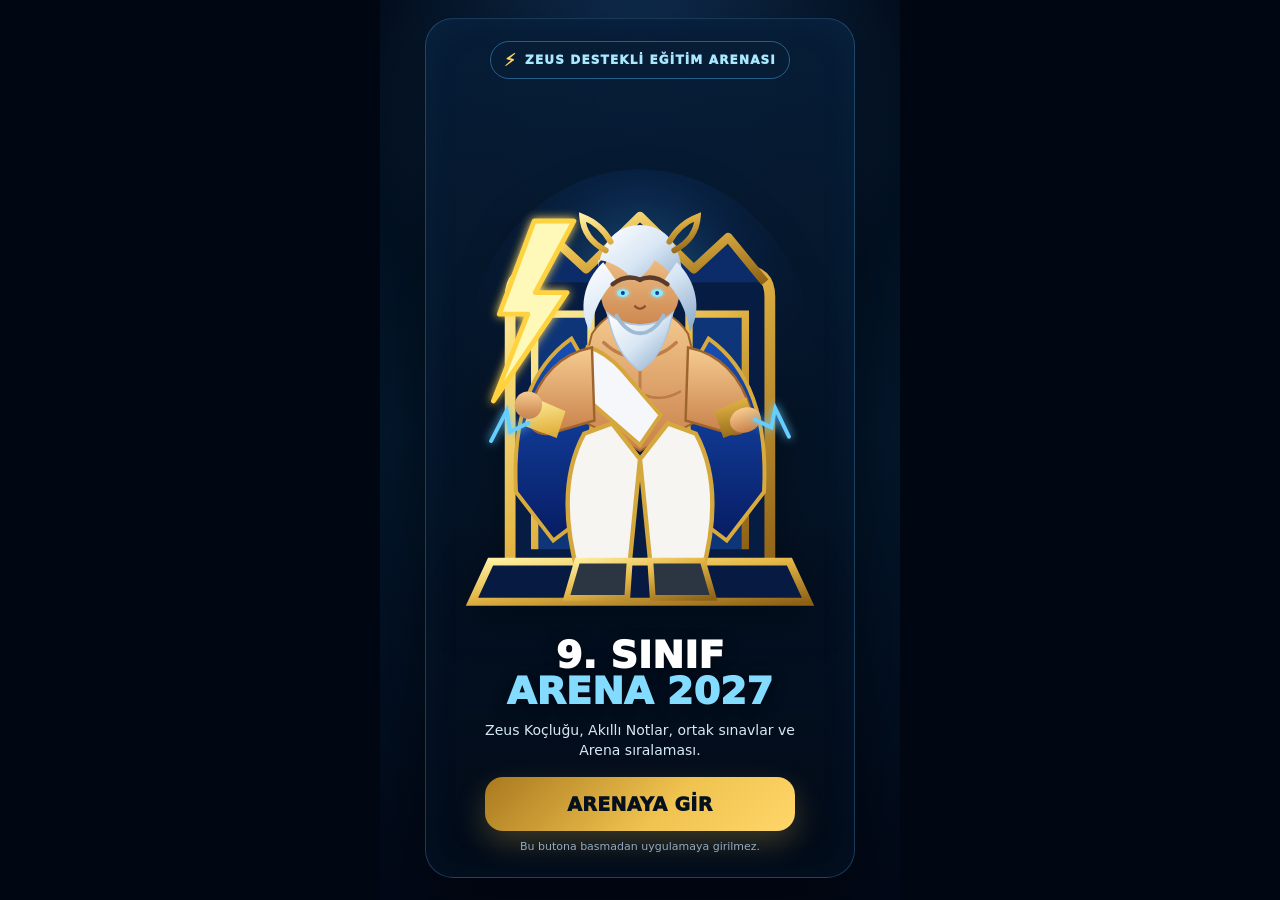
<file: arena-v8.html>
<!doctype html>
<html lang="tr">
<head>
  <meta charset="utf-8">
  <meta name="viewport" content="width=device-width,initial-scale=1,viewport-fit=cover,maximum-scale=1,user-scalable=no,interactive-widget=resizes-content">
  <meta name="theme-color" content="#020817">
  <meta name="mobile-web-app-capable" content="yes">
  <meta name="apple-mobile-web-app-capable" content="yes">
  <meta name="apple-mobile-web-app-status-bar-style" content="black-translucent">
  <meta name="apple-mobile-web-app-title" content="9. Sınıf Arena">
  <title>9. Sınıf Arena 2027 — Zeus v8</title>
  <link rel="manifest" href="manifest-v8.webmanifest">
  <link rel="icon" href="icon-v8.svg" type="image/svg+xml">
  <link rel="stylesheet" href="style.css">
  <link rel="stylesheet" href="mobile.css">
  <link rel="stylesheet" href="zeus-v8.css">
</head>
<body class="gate-locked">
<div id="app">
  <section id="splashGate" class="splash-gate" aria-label="Arena giriş ekranı">
    <div class="splash-shell">
      <div class="splash-head"><span class="splash-kicker"><i>⚡</i> ZEUS DESTEKLİ EĞİTİM ARENASI</span></div>
      <div class="splash-art" aria-hidden="true"></div>
      <div class="splash-bottom"><h1 class="splash-title">9. SINIF <span>ARENA 2027</span></h1><p class="splash-sub">Zeus Koçluğu, Akıllı Notlar, ortak sınavlar ve Arena sıralaması.</p><button class="enter-arena" onclick="enterArena()">ARENAYA GİR</button><small class="enter-hint">Bu butona basmadan uygulamaya girilmez.</small></div>
    </div>
  </section>

  <header class="topbar">
    <div class="brand"><span class="bolt">⚡</span><span>9. SINIF <b>ARENA 2027</b></span></div>
    <div class="top-right"><button id="installAppBtn" class="install-btn" hidden>＋ KUR</button><span id="xpTop" class="chip">0 XP</span><span class="zeus-avatar" title="Zeus Koçu"></span></div>
  </header>

  <main class="view active" id="home"><div class="watermark-layer" aria-hidden="true"></div>
    <div class="home-grid">
      <section class="card hero">
        <div class="hero-copy"><small>25 HAZİRAN 2027</small><h1>KARNEYE KALAN</h1></div>
        <span class="level">SEVİYE <b id="level">1</b></span>
        <div class="countdown"><div><b id="d">--</b><small>GÜN</small></div><div><b id="h">--</b><small>SAAT</small></div><div><b id="m">--</b><small>DAKİKA</small></div><div><b id="s">--</b><small>SANİYE</small></div></div>
        <div class="xp-row"><span>ARENA XP</span><div class="progress"><i id="xpBar"></i></div><b id="xpText">0/500</b></div><span class="inspired">INSPIRED FROM ZEUS</span>
      </section>
      <button class="card coach-banner" onclick="go('zeus')"><span class="zeus-face"></span><span><b>ZEUS KOÇLUĞU</b><small id="coachHome">Bugünkü hedefini tamamla ve Arena seviyeni yükselt.</small></span><em>›</em></button>
      <section class="quick-grid"><button onclick="startStudy()"><i>🧠</i><b>SORU ÇÖZ</b><small id="solvedHome">0 soru</small></button><button onclick="go('lessons')"><i>📚</i><b>DERSLER</b><small>9 ders • Akıllı Notlar</small></button><button onclick="go('exams')"><i>📝</i><b>ORTAK SINAV</b><small>Açık uçlu denemeler</small></button><button onclick="openProfile('rank')"><i>🏆</i><b>SIRALAMA</b><small id="rankHome">TR #-- • İL #--</small></button><button onclick="openProfile('report')"><i>📊</i><b>RAPORLAR</b><small>Başarı ve gelişim</small></button><button onclick="openProfile('settings')"><i>⚙️</i><b>PROFİL</b><small id="provinceHome">İstanbul</small></button></section>
    </div>
  </main>

  <main class="view" id="lessons"><div class="watermark-layer" aria-hidden="true"></div><div class="view-title"><h2>Ders Arenaları</h2><small>Ders seç • not oku • soru çöz</small></div><div class="lesson-grid" id="lessonGrid"></div></main>

  <main class="view" id="zeus"><div class="watermark-layer" aria-hidden="true"></div><div class="view-title"><h2>Zeus Koçluğu</h2><small>Kişisel çalışma rehberi</small></div><div class="zeus-grid"><section class="card zeus-hero"><span class="zeus-big"></span><div><h3>BUGÜNÜN MESAJI</h3><p id="zeusMessage">Disiplin, ilhamdan daha güvenilir bir güçtür.</p><div class="mini-pills"><span id="goalPill">🎯 0/20</span><span id="streakPill">🔥 1 gün</span></div></div></section><section class="card tasks"><h4>BUGÜNKÜ ÇALIŞMA PLANI</h4><button onclick="startSubject('Matematik')"><i>√x</i><span><b>Matematik • 10 soru</b><small>Sayılar ve nicelikler</small></span><em>BAŞLA</em></button><button onclick="startSubject('Türk Dili ve Edebiyatı')"><i>📖</i><span><b>Türk Dili • 5 soru</b><small>Anlam ve yorum</small></span><em>BAŞLA</em></button><button id="weakTask"><i>⚛</i><span><b id="weakTitle">Fizik • 5 soru</b><small id="weakSub">Zayıf konu takviyesi</small></span><em>BAŞLA</em></button></section><section class="tool-grid"><button onclick="coachTool('program')"><b>📅 Program Oluştur</b><small>Günlük hedefleri düzenle</small></button><button onclick="coachTool('strategy')"><b>🎯 Sınav Stratejisi</b><small>Süre ve soru sırası</small></button><button onclick="openProfile('report')"><b>📈 Performans</b><small>Zayıf dersleri gör</small></button><button onclick="coachTool('motivation')"><b>⚡ Motivasyon</b><small>Zeus’tan mesaj</small></button></section></div></main>

  <main class="view" id="exams"><div class="watermark-layer" aria-hidden="true"></div><div class="view-title"><h2>Deneme Merkezi</h2><small>Normal + açık uçlu</small></div><div class="exam-grid"><section class="card exam-card"><i>∑</i><span><b>MATEMATİK ORTAK SINAV</b><small>7 açık uçlu • 40 dakika • işlem basamakları</small></span><button onclick="startOpen('math')">BAŞLA</button></section><section class="card exam-card literature"><i>✒️</i><span><b>TÜRK DİLİ VE EDEBİYATI</b><small>7 açık uçlu • 40 dakika • yorum ve gerekçe</small></span><button onclick="startOpen('lit')">BAŞLA</button></section><section class="card exam-bottom"><div><b>30</b><small>Arena Deneme 01</small></div><div><b id="bestScore">—</b><small>En iyi puan</small></div><button onclick="startExam()">30 SORULUK DENEME</button></section></div></main>

  <main class="view" id="profile"><div class="watermark-layer" aria-hidden="true"></div><div class="view-title"><h2>Profil ve İstatistik</h2><small id="profileName">Arena Öğrencisi</small></div><div class="tabs"><button data-tab="rank" class="active" onclick="switchTab('rank')">🏆 SIRALAMA</button><button data-tab="report" onclick="switchTab('report')">📊 RAPOR</button><button data-tab="settings" onclick="switchTab('settings')">⚙️ AYARLAR</button></div><section class="pane active" id="pane-rank"><div class="rank-pair"><div class="card rank-card"><small>🇹🇷 TÜRKİYE SIRASI</small><b id="trRank">#—</b><span id="trMeta">Demo sıralama</span></div><div class="card rank-card"><small>📍 <span id="cityLabel">İL</span> SIRASI</small><b id="cityRank">#—</b><span id="cityMeta">Demo sıralama</span></div></div><div class="card leaderboard"><h4>ARENA LİDERLİK TABLOSU</h4><div><b>1</b><span>⚡ Atlas_09</span><em>2.480 soru</em></div><div><b>2</b><span>Nova_34</span><em>2.315 soru</em></div><div><b>3</b><span>MatKing</span><em>2.174 soru</em></div><div class="me"><b id="myRank">—</b><span id="myName">Sen</span><em id="mySolved">0 soru</em></div></div><div class="card demo-note">Sıralama toplam çözülen benzersiz soru sayısına göre ilerler. Eşitlikte doğruluk oranı kullanılır. <b>DEMO VERİSİ</b></div></section><section class="pane" id="pane-report"><div class="report-top"><div><b id="rSolved">0</b><small>Çözülen</small></div><div><b id="rAccuracy">%0</b><small>Doğruluk</small></div><div><b id="rXp">0</b><small>XP</small></div></div><div class="card bars" id="bars"></div></section><section class="pane settings" id="pane-settings"><label>KULLANICI ADI<input id="nameInput" maxlength="20" value="Arena Öğrencisi"></label><label>İL<select id="provinceSelect"></select></label><button onclick="saveSettings()">PROFİLİ KAYDET</button><div class="premium"><span><b>⚡ ARENA PREMIUM</b><small>Reklamsız kullanım • gelişmiş raporlar • ek paketler</small></span><button onclick="toast('Premium ekranı sonraki sürümde bağlanacak.')">İNCELE</button></div></section></main>

  <nav class="bottom-nav"><button class="active" data-view="home" onclick="go('home')"><i>⌂</i><span>ARENA</span></button><button data-view="lessons" onclick="go('lessons')"><i>▣</i><span>DERSLER</span></button><button data-view="zeus" onclick="go('zeus')"><i>⚡</i><span>ZEUS</span></button><button data-view="exams" onclick="go('exams')"><i>▤</i><span>SINAVLAR</span></button><button data-view="profile" onclick="go('profile')"><i>◎</i><span>PROFİL</span></button></nav>

  <div class="overlay" id="questionOverlay"><div class="watermark-layer" aria-hidden="true"></div><section class="modal question-modal"><div class="question-head"><span id="qSubject">Ders</span><span id="qDifficulty">Orta</span><div class="progress"><i id="qProgress"></i></div><b id="qCounter">1/30</b></div><div class="card question-card"><div class="question-meta"><small id="qMode">SERBEST ÇALIŞMA</small><b id="qTimer">Süresiz</b></div><h3 id="qText"></h3><div class="options" id="options"></div></div><div class="question-actions"><button onclick="hint()">💡 İpucu</button><button onclick="solution()">Çözüm Yolu</button><button id="nextQuestion" onclick="nextQ()">Sonraki →</button></div></section></div>
  <div class="overlay" id="notesOverlay"><div class="watermark-layer" aria-hidden="true"></div><section class="modal note-modal"><header><span class="zeus-face"></span><div><small>AKILLI NOTLAR</small><h3 id="noteSubject">Ders</h3></div><b id="noteCounter">1/2</b></header><h4 id="noteTitle"></h4><div class="note-grid"><article><b>BİLMEN GEREKEN</b><p id="noteInfo"></p></article><article><b>TEMEL KAVRAM</b><p id="noteConcept"></p></article><article class="example"><b>ÖRNEK</b><p id="noteExample"></p></article><article class="warning"><b>DİKKAT</b><p id="noteCaution"></p></article></div><footer><button onclick="notePrev()">← Önceki</button><button onclick="closeNotes()">Kapat</button><button id="noteNext" onclick="noteNext()">Sonraki →</button></footer></section></div>
  <div class="overlay" id="openOverlay"><div class="watermark-layer" aria-hidden="true"></div><section class="modal open-modal"><header><small id="openTitle">ORTAK SINAV</small><b id="openTimer">40:00</b></header><div class="progress"><i id="openProgress"></i></div><div class="card open-paper"><p id="openQuestion"></p><textarea id="openAnswer" placeholder="Cevabını ve gerekçeni buraya yaz..."></textarea></div><footer><button onclick="openPrev()">← Önceki</button><button onclick="rubric()">Puanlama</button><button id="openNext" onclick="openNext()">Sonraki →</button></footer></section></div>
  <div class="overlay" id="infoOverlay"><div class="watermark-layer" aria-hidden="true"></div><section class="modal info-modal"><small id="infoKicker">ZEUS</small><h3 id="infoTitle">Bilgi</h3><p id="infoText"></p><div id="infoBox"></div><button onclick="closeInfo()">TAMAM</button></section></div>
  <div class="toast" id="toast"></div>
</div>
<script src="app.js"></script>
<script>
(function(){
  window.enterArena=function(){var gate=document.getElementById('splashGate');gate.classList.add('leaving');setTimeout(function(){gate.hidden=true;document.body.classList.remove('gate-locked');},220)};
  if('serviceWorker' in navigator){window.addEventListener('load',function(){navigator.serviceWorker.register('./sw-v8.js').catch(function(){})})}
  var deferredPrompt=null,btn=document.getElementById('installAppBtn');
  window.addEventListener('beforeinstallprompt',function(e){e.preventDefault();deferredPrompt=e;if(btn)btn.hidden=false});
  if(btn)btn.addEventListener('click',async function(){if(!deferredPrompt)return;deferredPrompt.prompt();await deferredPrompt.userChoice;deferredPrompt=null;btn.hidden=true});
  window.addEventListener('appinstalled',function(){if(btn)btn.hidden=true});
})();
</script>
</body></html>
</file>
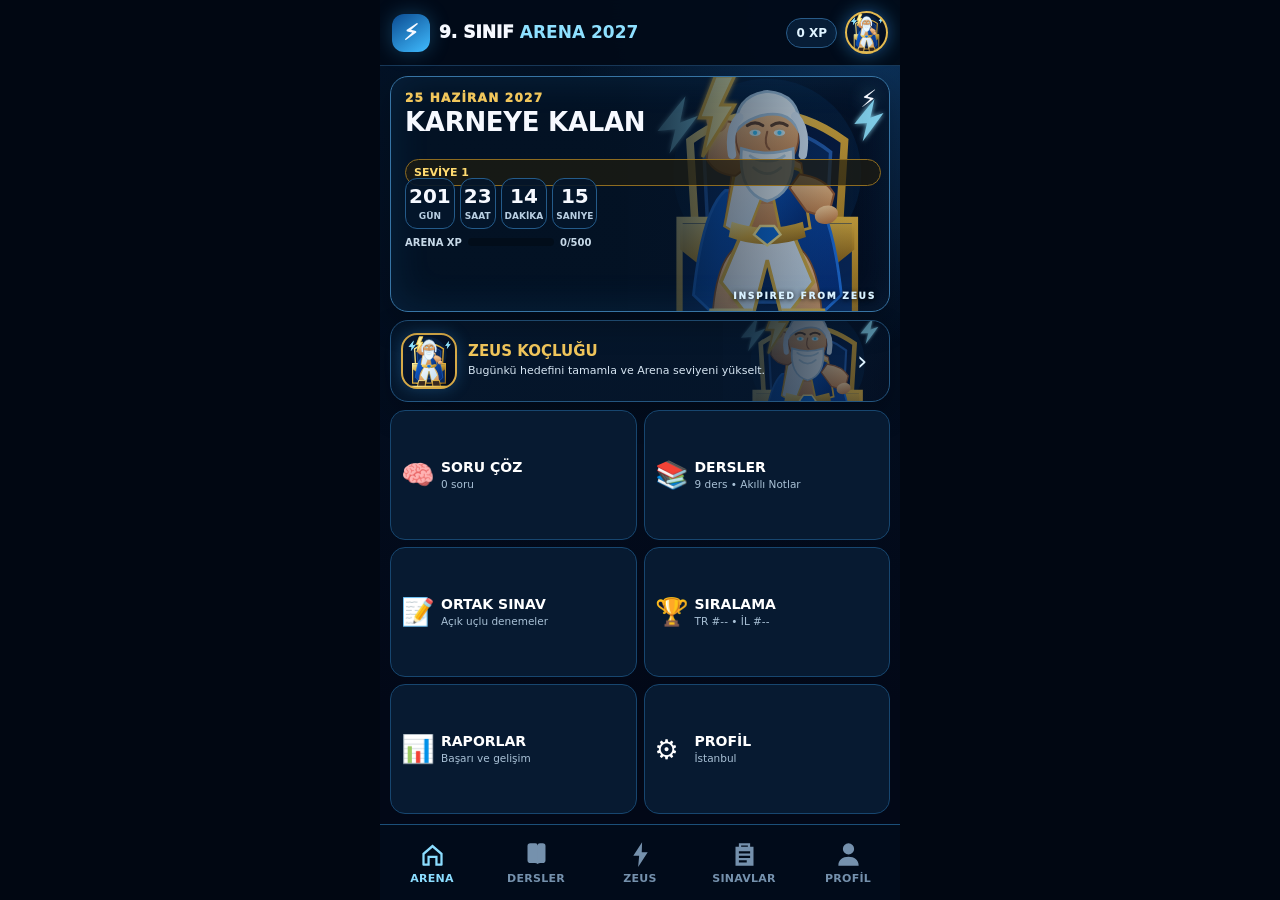
<file: mobile.html>
<!doctype html>
<html lang="tr">
<head>
  <meta charset="utf-8">
  <meta name="viewport" content="width=device-width,initial-scale=1,viewport-fit=cover,maximum-scale=1,user-scalable=no">
  <meta name="theme-color" content="#020817">
  <meta name="mobile-web-app-capable" content="yes">
  <meta name="apple-mobile-web-app-capable" content="yes">
  <meta name="apple-mobile-web-app-status-bar-style" content="black-translucent">
  <meta name="apple-mobile-web-app-title" content="9. Sınıf Arena">
  <meta name="format-detection" content="telephone=no">
  <title>9. Sınıf Arena 2027 — Mobil</title>
  <link rel="manifest" href="manifest.webmanifest">
  <link rel="icon" href="icon.svg" type="image/svg+xml">
  <link rel="stylesheet" href="style.css">
  <link rel="stylesheet" href="mobile.css">
</head>
<body>
<div id="app">
  <header class="topbar">
    <div class="brand"><span class="bolt">⚡</span><span>9. SINIF <b>ARENA 2027</b></span></div>
    <div class="top-right"><button id="installAppBtn" class="install-btn" hidden>＋ KUR</button><span id="xpTop" class="chip">0 XP</span><span class="zeus-avatar" title="Zeus Koçu"></span></div>
  </header>

  <main class="view active" id="home">
    <div class="home-grid">
      <section class="card hero">
        <div class="hero-copy"><small>25 HAZİRAN 2027</small><h1>KARNEYE KALAN</h1></div>
        <span class="level">SEVİYE <b id="level">1</b></span>
        <div class="countdown"><div><b id="d">--</b><small>GÜN</small></div><div><b id="h">--</b><small>SAAT</small></div><div><b id="m">--</b><small>DAKİKA</small></div><div><b id="s">--</b><small>SANİYE</small></div></div>
        <div class="xp-row"><span>ARENA XP</span><div class="progress"><i id="xpBar"></i></div><b id="xpText">0/500</b></div>
        <span class="inspired">INSPIRED FROM ZEUS</span>
      </section>

      <button class="card coach-banner" onclick="go('zeus')"><span class="zeus-face"></span><span><b>ZEUS KOÇLUĞU</b><small id="coachHome">Bugünkü hedefini tamamla ve Arena seviyeni yükselt.</small></span><em>›</em></button>

      <section class="quick-grid">
        <button onclick="startStudy()"><i>🧠</i><b>SORU ÇÖZ</b><small id="solvedHome">0 soru</small></button>
        <button onclick="go('lessons')"><i>📚</i><b>DERSLER</b><small>9 ders • Akıllı Notlar</small></button>
        <button onclick="go('exams')"><i>📝</i><b>ORTAK SINAV</b><small>Açık uçlu denemeler</small></button>
        <button onclick="openProfile('rank')"><i>🏆</i><b>SIRALAMA</b><small id="rankHome">TR #-- • İL #--</small></button>
        <button onclick="openProfile('report')"><i>📊</i><b>RAPORLAR</b><small>Başarı ve gelişim</small></button>
        <button onclick="openProfile('settings')"><i>⚙️</i><b>PROFİL</b><small id="provinceHome">İstanbul</small></button>
      </section>
    </div>
  </main>

  <main class="view" id="lessons">
    <div class="view-title"><h2>Ders Arenaları</h2><small>Ders seç • not oku • soru çöz</small></div>
    <div class="lesson-grid" id="lessonGrid"></div>
  </main>

  <main class="view" id="zeus">
    <div class="view-title"><h2>Zeus Koçluğu</h2><small>Kişisel çalışma rehberi</small></div>
    <div class="zeus-grid">
      <section class="card zeus-hero"><span class="zeus-big"></span><div><h3>BUGÜNÜN MESAJI</h3><p id="zeusMessage">Disiplin, ilhamdan daha güvenilir bir güçtür.</p><div class="mini-pills"><span id="goalPill">🎯 0/20</span><span id="streakPill">🔥 1 gün</span></div></div></section>
      <section class="card tasks"><h4>BUGÜNKÜ ÇALIŞMA PLANI</h4><button onclick="startSubject('Matematik')"><i>√x</i><span><b>Matematik • 10 soru</b><small>Sayılar ve nicelikler</small></span><em>BAŞLA</em></button><button onclick="startSubject('Türk Dili ve Edebiyatı')"><i>📖</i><span><b>Türk Dili • 5 soru</b><small>Anlam ve yorum</small></span><em>BAŞLA</em></button><button id="weakTask"><i>⚛</i><span><b id="weakTitle">Fizik • 5 soru</b><small id="weakSub">Zayıf konu takviyesi</small></span><em>BAŞLA</em></button></section>
      <section class="tool-grid"><button onclick="coachTool('program')"><b>📅 Program Oluştur</b><small>Günlük hedefleri düzenle</small></button><button onclick="coachTool('strategy')"><b>🎯 Sınav Stratejisi</b><small>Süre ve soru sırası</small></button><button onclick="openProfile('report')"><b>📈 Performans</b><small>Zayıf dersleri gör</small></button><button onclick="coachTool('motivation')"><b>⚡ Motivasyon</b><small>Zeus’tan mesaj</small></button></section>
    </div>
  </main>

  <main class="view" id="exams">
    <div class="view-title"><h2>Deneme Merkezi</h2><small>Normal + açık uçlu</small></div>
    <div class="exam-grid">
      <section class="card exam-card"><i>∑</i><span><b>MATEMATİK ORTAK SINAV</b><small>7 açık uçlu • 40 dakika • işlem basamakları</small></span><button onclick="startOpen('math')">BAŞLA</button></section>
      <section class="card exam-card literature"><i>✒️</i><span><b>TÜRK DİLİ VE EDEBİYATI</b><small>7 açık uçlu • 40 dakika • yorum ve gerekçe</small></span><button onclick="startOpen('lit')">BAŞLA</button></section>
      <section class="card exam-bottom"><div><b>30</b><small>Arena Deneme 01</small></div><div><b id="bestScore">—</b><small>En iyi puan</small></div><button onclick="startExam()">30 SORULUK DENEME</button></section>
    </div>
  </main>

  <main class="view" id="profile">
    <div class="view-title"><h2>Profil ve İstatistik</h2><small id="profileName">Arena Öğrencisi</small></div>
    <div class="tabs"><button data-tab="rank" class="active" onclick="switchTab('rank')">🏆 SIRALAMA</button><button data-tab="report" onclick="switchTab('report')">📊 RAPOR</button><button data-tab="settings" onclick="switchTab('settings')">⚙️ AYARLAR</button></div>
    <section class="pane active" id="pane-rank"><div class="rank-pair"><div class="card rank-card"><small>🇹🇷 TÜRKİYE SIRASI</small><b id="trRank">#—</b><span id="trMeta">Demo sıralama</span></div><div class="card rank-card"><small>📍 <span id="cityLabel">İL</span> SIRASI</small><b id="cityRank">#—</b><span id="cityMeta">Demo sıralama</span></div></div><div class="card leaderboard"><h4>ARENA LİDERLİK TABLOSU</h4><div><b>1</b><span>⚡ Atlas_09</span><em>2.480 soru</em></div><div><b>2</b><span>Nova_34</span><em>2.315 soru</em></div><div><b>3</b><span>MatKing</span><em>2.174 soru</em></div><div class="me"><b id="myRank">—</b><span id="myName">Sen</span><em id="mySolved">0 soru</em></div></div><div class="card demo-note">Sıralama toplam çözülen benzersiz soru sayısına göre ilerler. Eşitlikte doğruluk oranı kullanılır. <b>DEMO VERİSİ</b></div></section>
    <section class="pane" id="pane-report"><div class="report-top"><div><b id="rSolved">0</b><small>Çözülen</small></div><div><b id="rAccuracy">%0</b><small>Doğruluk</small></div><div><b id="rXp">0</b><small>XP</small></div></div><div class="card bars" id="bars"></div></section>
    <section class="pane settings" id="pane-settings"><label>KULLANICI ADI<input id="nameInput" maxlength="20" value="Arena Öğrencisi"></label><label>İL<select id="provinceSelect"></select></label><button onclick="saveSettings()">PROFİLİ KAYDET</button><div class="premium"><span><b>⚡ ARENA PREMIUM</b><small>Reklamsız kullanım • gelişmiş raporlar • ek paketler</small></span><button onclick="toast('Premium ekranı sonraki sürümde bağlanacak.')">İNCELE</button></div></section>
  </main>

  <nav class="bottom-nav"><button class="active" data-view="home" onclick="go('home')"><i>⌂</i><span>ARENA</span></button><button data-view="lessons" onclick="go('lessons')"><i>▣</i><span>DERSLER</span></button><button data-view="zeus" onclick="go('zeus')"><i>⚡</i><span>ZEUS</span></button><button data-view="exams" onclick="go('exams')"><i>▤</i><span>SINAVLAR</span></button><button data-view="profile" onclick="go('profile')"><i>◎</i><span>PROFİL</span></button></nav>

  <div class="overlay" id="questionOverlay"><section class="modal question-modal"><div class="question-head"><span id="qSubject">Ders</span><span id="qDifficulty">Orta</span><div class="progress"><i id="qProgress"></i></div><b id="qCounter">1/30</b></div><div class="card question-card"><div class="question-meta"><small id="qMode">SERBEST ÇALIŞMA</small><b id="qTimer">Süresiz</b></div><h3 id="qText"></h3><div class="options" id="options"></div></div><div class="question-actions"><button onclick="hint()">💡 İpucu</button><button onclick="solution()">Çözüm Yolu</button><button id="nextQuestion" onclick="nextQ()">Sonraki →</button></div></section></div>

  <div class="overlay" id="notesOverlay"><section class="modal note-modal"><header><span class="zeus-face"></span><div><small>AKILLI NOTLAR</small><h3 id="noteSubject">Ders</h3></div><b id="noteCounter">1/2</b></header><h4 id="noteTitle"></h4><div class="note-grid"><article><b>BİLMEN GEREKEN</b><p id="noteInfo"></p></article><article><b>TEMEL KAVRAM</b><p id="noteConcept"></p></article><article class="example"><b>ÖRNEK</b><p id="noteExample"></p></article><article class="warning"><b>DİKKAT</b><p id="noteCaution"></p></article></div><footer><button onclick="notePrev()">← Önceki</button><button onclick="closeNotes()">Kapat</button><button id="noteNext" onclick="noteNext()">Sonraki →</button></footer></section></div>

  <div class="overlay" id="openOverlay"><section class="modal open-modal"><header><small id="openTitle">ORTAK SINAV</small><b id="openTimer">40:00</b></header><div class="progress"><i id="openProgress"></i></div><div class="card open-paper"><p id="openQuestion"></p><textarea id="openAnswer" placeholder="Cevabını ve gerekçeni buraya yaz..."></textarea></div><footer><button onclick="openPrev()">← Önceki</button><button onclick="rubric()">Puanlama</button><button id="openNext" onclick="openNext()">Sonraki →</button></footer></section></div>

  <div class="overlay" id="infoOverlay"><section class="modal info-modal"><small id="infoKicker">ZEUS</small><h3 id="infoTitle">Bilgi</h3><p id="infoText"></p><div id="infoBox"></div><button onclick="closeInfo()">TAMAM</button></section></div>
  <div class="toast" id="toast"></div>
</div>
<script src="app.js"></script>
<script src="pwa.js"></script>
</body>
</html>
</file>
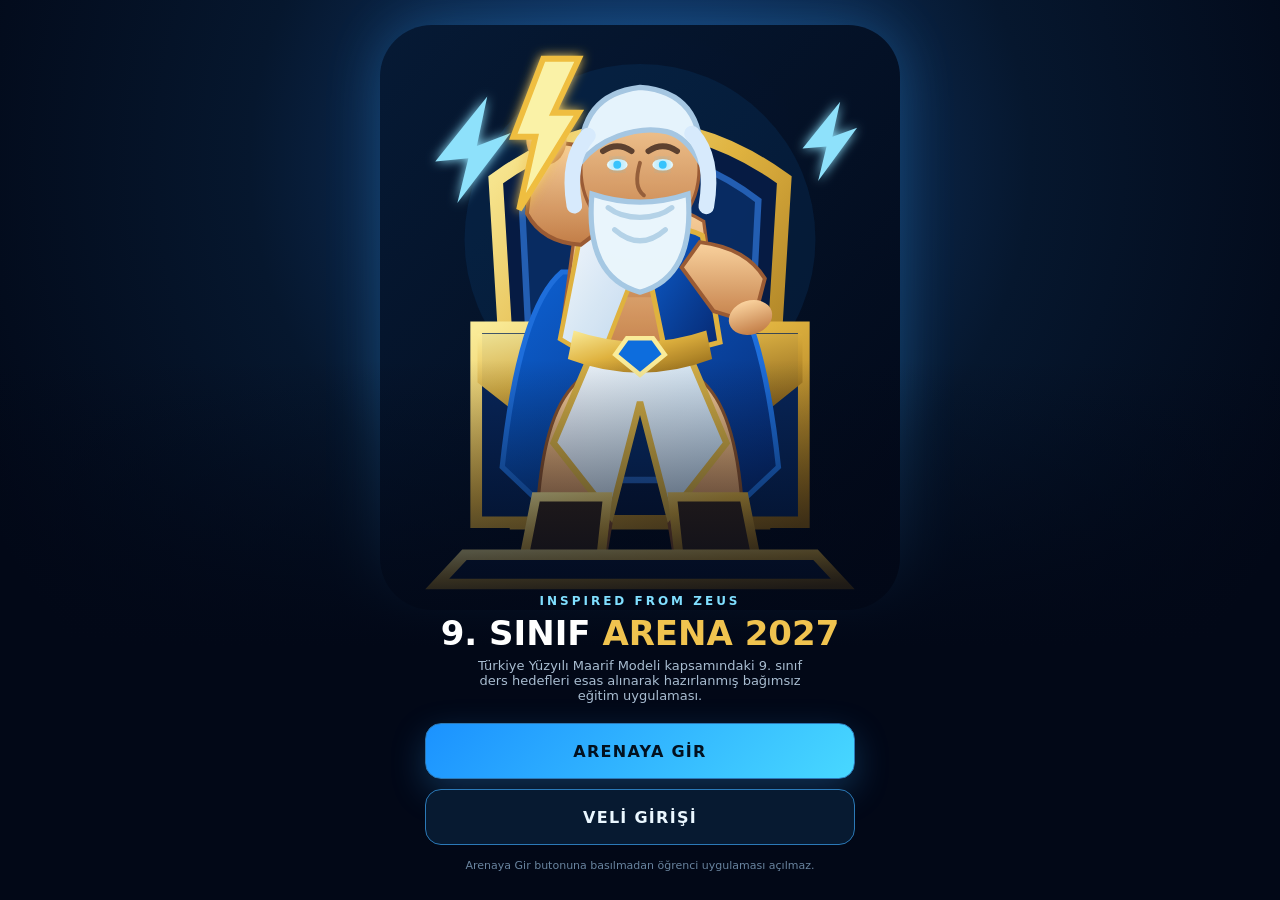
<file: pwa-latest.html>
<!doctype html><html lang="tr"><head><meta charset="utf-8"><meta name="viewport" content="width=device-width,initial-scale=1,viewport-fit=cover,maximum-scale=1,user-scalable=no"><meta name="theme-color" content="#020817"><meta name="mobile-web-app-capable" content="yes"><meta name="apple-mobile-web-app-capable" content="yes"><meta name="apple-mobile-web-app-status-bar-style" content="black-translucent"><title>9. Sınıf Arena 2027</title><link rel="manifest" href="./manifest.webmanifest"><link rel="icon" href="./icon.svg"><style>*{box-sizing:border-box}html,body{margin:0;min-height:100%;background:#020817;color:#fff;font-family:Inter,system-ui,-apple-system,Segoe UI,sans-serif}button,input{font:inherit}.gate{min-height:100dvh;position:relative;overflow:hidden;display:flex;align-items:end;justify-content:center;padding:28px 20px calc(28px + env(safe-area-inset-bottom));background:radial-gradient(circle at 50% 18%,#123f78 0,#06172e 40%,#020817 76%)}.gate:before{content:'';position:absolute;inset:0;background:url('./zeus.svg') center 8%/min(82vw,520px) auto no-repeat;filter:drop-shadow(0 0 28px rgba(56,169,255,.3));opacity:.98}.gate:after{content:'';position:absolute;inset:40% 0 0;background:linear-gradient(transparent,#020817 53%)}.gatebox{position:relative;z-index:2;width:min(100%,430px);text-align:center}.eyebrow{font-size:12px;letter-spacing:.25em;color:#80dfff;font-weight:800}.gate h1{margin:8px 0 4px;font-size:34px;line-height:1}.gate h1 span{color:#f0c34f}.tag{margin:8px auto 20px;color:#a9bdd1;font-size:13px;max-width:330px}.enter,.parentBtn{width:100%;height:56px;border-radius:16px;border:1px solid #2b79b7;font-weight:900;letter-spacing:.08em}.enter{background:linear-gradient(135deg,#1b92ff,#48d8ff);color:#021120;box-shadow:0 12px 34px rgba(56,169,255,.25)}.parentBtn{margin-top:10px;background:#071a31;color:#eaf7ff}.mini{margin:14px 0 0;color:#69849f;font-size:11px}.sheet{position:fixed;inset:0;z-index:20;background:rgba(0,5,15,.78);display:none;place-items:end center;padding:18px}.sheet.show{display:grid}.panel{width:min(100%,430px);background:#071a31;border:1px solid #17466f;border-radius:24px;padding:22px;box-shadow:0 20px 80px #000}.panel h2{margin:0 0 4px}.panel p{color:#9db4cd;font-size:13px}.panel label{display:block;text-align:left;margin:14px 0 5px;color:#9db4cd;font-size:12px}.panel input{width:100%;height:48px;border-radius:12px;border:1px solid #24537d;background:#031222;color:#fff;padding:0 13px}.panel .go{width:100%;height:50px;border:0;border-radius:13px;background:#f0c34f;color:#1b1300;font-weight:900;margin-top:16px}.panel .close{width:100%;height:44px;border:0;background:transparent;color:#8fb2d0}.parentDash{display:none}.stats{display:grid;grid-template-columns:repeat(3,1fr);gap:8px;margin:14px 0}.stat{background:#041426;border:1px solid #153e62;border-radius:14px;padding:12px 5px}.stat b{display:block;font-size:20px;color:#79ddff}.stat small{color:#89a4bd}.note{background:#0a2443;border-radius:12px;padding:12px;color:#bad0e2;font-size:12px;text-align:left}</style></head><body><section id="gate" class="gate"><div class="gatebox"><div class="eyebrow">INSPIRED FROM ZEUS</div><h1>9. SINIF <span>ARENA 2027</span></h1><div class="tag">Türkiye Yüzyılı Maarif Modeli kapsamındaki 9. sınıf ders hedefleri esas alınarak hazırlanmış bağımsız eğitim uygulaması.</div><button class="enter" onclick="enterArena()">ARENAYA GİR</button><button class="parentBtn" onclick="openParent()">VELİ GİRİŞİ</button><div class="mini">Arenaya Gir butonuna basılmadan öğrenci uygulaması açılmaz.</div></div></section><div id="parentSheet" class="sheet"><div class="panel"><div id="parentLogin"><h2>Veli Girişi</h2><p>Bu cihazdaki öğrenci ilerlemesini görüntülemek için giriş yapın.</p><label>ÖĞRENCİ ADI</label><input id="parentStudent" placeholder="Arena Öğrencisi"><label>VELİ KODU</label><input id="parentCode" inputmode="numeric" maxlength="6" placeholder="6 haneli kod"><button class="go" onclick="parentEnter()">VELİ PANELİNE GİR</button><button class="close" onclick="closeParent()">Kapat</button></div><div id="parentDash" class="parentDash"><h2>Veli Paneli</h2><p id="parentTitle">Öğrenci ilerleme özeti</p><div class="stats"><div class="stat"><b id="psSolved">0</b><small>Çözülen</small></div><div class="stat"><b id="psAcc">%0</b><small>Doğruluk</small></div><div class="stat"><b id="psXp">0</b><small>XP</small></div></div><div class="note">Bu panel bu cihazda kayıtlı Arena verisini okur. Sunucu tabanlı aile hesabı ve uzaktan veli takibi sonraki hesap sistemiyle bağlanabilir.</div><button class="close" onclick="parentBack()">Giriş ekranına dön</button><button class="close" onclick="closeParent()">Kapat</button></div></div></div><script>function loadArena(){return fetch('./index.html?v=13200',{cache:'no-store'}).then(r=>r.text()).then(h=>{h=h.replace('</head>','<link rel="manifest" href="./manifest.webmanifest"><meta name="mobile-web-app-capable" content="yes"><meta name="apple-mobile-web-app-capable" content="yes"></head>');h=h.replace('</body>','<script src="./pwa.js?v=13200"><\/script></body>');document.open();document.write(h);document.close()})}function enterArena(){sessionStorage.setItem('arenaGatePassed','1');loadArena().catch(()=>alert('Arena açılamadı. İnternet bağlantısını kontrol edin.'))}function openParent(){document.getElementById('parentSheet').classList.add('show')}function closeParent(){document.getElementById('parentSheet').classList.remove('show')}function parentBack(){document.getElementById('parentDash').style.display='none';document.getElementById('parentLogin').style.display='block'}function readState(){try{return JSON.parse(localStorage.getItem('arena9-state')||localStorage.getItem('arenaState')||'{}')}catch(e){return{}}}function parentEnter(){const code=document.getElementById('parentCode').value.trim();if(code.length!==6||!/^[0-9]{6}$/.test(code)){alert('6 haneli veli kodunu girin.');return}const s=readState(),solved=Array.isArray(s.solved)?s.solved.length:Number(s.solved||0),c=Number(s.correct||0),w=Number(s.wrong||0),t=c+w,acc=t?Math.round(c/t*100):0;document.getElementById('psSolved').textContent=solved;document.getElementById('psAcc').textContent='%'+acc;document.getElementById('psXp').textContent=Number(s.xp||0);document.getElementById('parentTitle').textContent=(document.getElementById('parentStudent').value.trim()||'Arena Öğrencisi')+' • ilerleme özeti';document.getElementById('parentLogin').style.display='none';document.getElementById('parentDash').style.display='block'}</script><script src="./pwa.js?v=13201"></script></body></html>
</file>
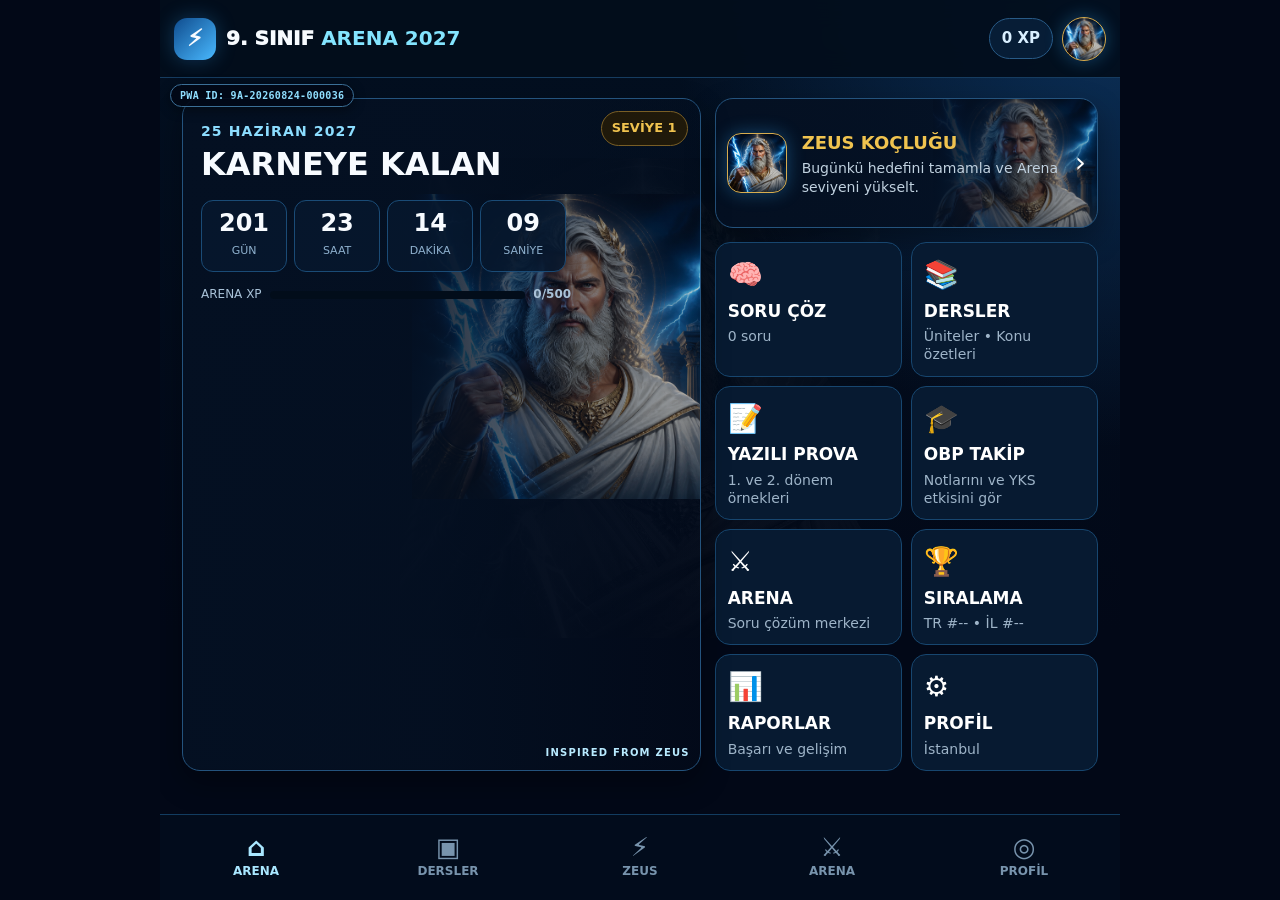
<file: mobile-demo/arena.html>
<!doctype html><html lang="tr"><head><meta charset="utf-8"><meta name="viewport" content="width=device-width,initial-scale=1,viewport-fit=cover"><meta name="theme-color" content="#020817"><title>9. Sınıf Arena</title></head><body style="margin:0;background:#020817;color:#fff;font-family:system-ui;display:grid;place-items:center;min-height:100vh"><div>9. Sınıf Arena açılıyor…</div><script>location.replace('../index.html?mobile=1&android=10-16&v=9');</script></body></html>
</file>
<file: arena-ui.css>
:root{--bg:#020817;--surface:#071a31;--surface2:#0b2748;--line:#24537d;--blue:#3bb8ff;--cyan:#83e4ff;--gold:#f0c34f;--text:#f7fbff;--muted:#a9bfd2;--ok:#31d3a6;--bad:#ff7080;--top:72px;--nav:82px;--radius:18px}*{box-sizing:border-box;-webkit-tap-highlight-color:transparent}html,body{margin:0;min-height:100%;background:#020817;color:var(--text);font-family:Inter,system-ui,-apple-system,"Segoe UI",sans-serif;font-size:18px;line-height:1.45}body{overflow:hidden}button,input,select,textarea{font:inherit}button{cursor:pointer}#app{position:relative;width:100%;height:100dvh;max-width:560px;margin:auto;overflow:hidden;background:radial-gradient(circle at 100% 0,#0c315a 0,transparent 34%),linear-gradient(#031021,#020817 70%)}.topbar{position:absolute;inset:0 0 auto;height:var(--top);z-index:30;display:flex;align-items:center;justify-content:space-between;padding:0 14px;border-bottom:1px solid #163c60;background:#030d1bed;backdrop-filter:blur(14px)}.brand{display:flex;gap:10px;align-items:center;font-size:20px;font-weight:950}.brand b{color:var(--cyan)}.bolt{width:42px;height:42px;border-radius:13px;display:grid;place-items:center;background:linear-gradient(135deg,#0f4c8e,#49b9ff);font-size:23px;box-shadow:0 0 20px #36aaff45}.top-right{display:flex;gap:9px;align-items:center}.chip{font-size:15px;font-weight:900;padding:9px 12px;border:1px solid #285a86;border-radius:999px;background:#071d36;color:#d9efff}.zeus-avatar,.zeus-face,.zeus-big{background-image:url('assets/visual-9A-20260823-192255/hero-9A-20260823-192255.png');background-size:cover;background-position:center 20%;border:1px solid #d8ad4f;box-shadow:0 0 18px #37adff55}.zeus-avatar{width:44px;height:44px;border-radius:50%}.view{position:absolute;inset:var(--top) 0 var(--nav);display:none;overflow-x:hidden;overflow-y:auto;padding:14px 14px 28px;-webkit-overflow-scrolling:touch}.view.active{display:block}.view::before{content:"";position:absolute;left:8%;right:8%;top:10%;height:72%;background:url('assets/visual-9A-20260823-192255/hero-9A-20260823-192255.png') center 16%/contain no-repeat;opacity:.09;pointer-events:none}.view>*{position:relative;z-index:1}.view-title{display:flex;align-items:flex-end;justify-content:space-between;gap:12px;margin:0 0 12px}.view-title h2{margin:0;font-size:28px;line-height:1.08}.view-title small{font-size:14px;line-height:1.25;color:var(--muted);text-align:right}.card{background:linear-gradient(180deg,rgba(10,37,69,.96),rgba(6,22,43,.96));border:1px solid var(--line);border-radius:var(--radius);box-shadow:0 12px 30px #0005}.progress{height:8px;border-radius:99px;background:#020d1a;overflow:hidden}.progress i{display:block;height:100%;width:0;background:linear-gradient(90deg,#278fe8,#72ddff);border-radius:99px}.home-grid{display:flex;flex-direction:column;gap:12px}.hero{position:relative;min-height:230px;overflow:hidden;padding:18px;background-image:linear-gradient(90deg,rgba(6,21,45,.96),rgba(6,21,45,.70) 55%,rgba(6,21,45,.10)),url('assets/visual-9A-20260823-192255/hero-9A-20260823-192255.png');background-repeat:no-repeat;background-size:auto,55% auto;background-position:center,110% 34%}.hero-copy small{font-size:14px;color:#8cddff;letter-spacing:.08em;font-weight:900}.hero-copy h1{font-size:32px;line-height:1;margin:5px 0 0}.level{position:absolute;right:12px;top:12px;border:1px solid #795e25;background:#241b08dd;color:var(--gold);border-radius:999px;font-size:13px;font-weight:900;padding:7px 10px}.countdown{display:grid;grid-template-columns:repeat(4,1fr);gap:7px;margin-top:20px;width:76%}.countdown div{padding:10px 3px;text-align:center;border:1px solid #1a4b76;border-radius:12px;background:#06182edd}.countdown b{display:block;font-size:24px;line-height:1}.countdown small{font-size:11px;color:#8fb1ce}.xp-row{display:flex;gap:8px;align-items:center;width:77%;margin-top:14px}.xp-row span,.xp-row b{font-size:12px;color:#a9c2d8}.xp-row .progress{flex:1}.inspired{position:absolute;right:10px;bottom:9px;font-size:10px;letter-spacing:.12em;color:#b8eaff;font-weight:900}.coach-banner{display:grid;grid-template-columns:64px 1fr auto;align-items:center;gap:11px;min-height:96px;padding:11px;text-align:left;color:#fff;background-image:linear-gradient(90deg,rgba(6,22,43,.98),rgba(6,22,43,.78) 64%,rgba(6,22,43,.18)),url('assets/visual-9A-20260823-192255/hero-9A-20260823-192255.png');background-size:auto,44% auto;background-repeat:no-repeat;background-position:center,100% 25%}.zeus-face{width:60px;height:60px;border-radius:14px}.coach-banner b{display:block;color:var(--gold);font-size:18px}.coach-banner small{display:block;font-size:14px;line-height:1.35;color:#c0d1df;margin-top:3px}.coach-banner em{font-style:normal;font-size:28px}.quick-grid{display:grid;grid-template-columns:1fr 1fr;gap:9px}.quick-grid button{border:1px solid #17466f;border-radius:15px;background:#071a31;color:#fff;text-align:left;padding:12px;display:flex;flex-direction:column;gap:6px;min-height:112px}.quick-grid i{font-style:normal;font-size:28px}.quick-grid b{font-size:17px;line-height:1.15}.quick-grid small{font-size:14px;line-height:1.3;color:#9eb4c8}.lesson-grid{display:grid;grid-template-columns:1fr 1fr;gap:10px}.lesson{position:relative;min-height:132px;border:1px solid #1b4c77;border-radius:16px;background:#08203c;color:#fff;display:flex;flex-direction:column;align-items:center;justify-content:center;text-align:center;padding:12px}.lesson>i{font-style:normal;font-size:32px}.lesson>b{font-size:16px;line-height:1.2;margin-top:6px}.lesson>small{font-size:13px;line-height:1.25;color:#9bb3c9;margin-top:4px}.note-badge{position:absolute;right:6px;top:6px;border:1px solid #54aadc;border-radius:8px;background:#04152ce8;color:#aee5ff;font-size:11px;font-weight:900;padding:4px 6px}.lesson:nth-child(1){background:linear-gradient(145deg,#0c3974,#081d3b)}.lesson:nth-child(2){background:linear-gradient(145deg,#6d2832,#2c151c)}.lesson:nth-child(3){background:linear-gradient(145deg,#0e586e,#092635)}.lesson:nth-child(4){background:linear-gradient(145deg,#1a5c49,#0d2922)}.lesson:nth-child(5){background:linear-gradient(145deg,#396228,#172a14)}.lesson:nth-child(6){background:linear-gradient(145deg,#79501f,#30200f)}.lesson:nth-child(7){background:linear-gradient(145deg,#155d78,#092b38)}.lesson:nth-child(8){background:linear-gradient(145deg,#4f3279,#24183b)}.lesson:nth-child(9){background:linear-gradient(145deg,#5a5a2b,#282813)}.zeus-grid,.exam-grid{display:flex;flex-direction:column;gap:10px}.zeus-hero{padding:14px;display:grid;grid-template-columns:96px 1fr;gap:13px;align-items:center}.zeus-big{width:92px;height:92px;border-radius:18px}.zeus-hero h3{font-size:19px;margin:0;color:var(--gold)}.zeus-hero p{font-size:15px;line-height:1.45;margin:6px 0;color:#c4d5e3}.mini-pills{display:flex;gap:6px;flex-wrap:wrap}.mini-pills span{font-size:13px;padding:5px 8px;border:1px solid #254b6c;border-radius:999px;background:#041326}.tasks{padding:11px;display:flex;flex-direction:column;gap:7px}.tasks h4{font-size:15px;letter-spacing:.05em;color:#7ecfff;margin:0 0 2px}.tasks button{display:grid;grid-template-columns:44px 1fr auto;gap:9px;align-items:center;border:1px solid #153d63;background:#06182d;color:#fff;border-radius:12px;padding:10px;text-align:left;min-height:74px}.tasks i{font-style:normal;width:40px;height:40px;border-radius:9px;background:#0b2d4f;display:grid;place-items:center;font-size:22px}.tasks b{font-size:15px}.tasks small{display:block;font-size:13px;line-height:1.25;color:#90a9c0;margin-top:2px}.tasks em{font-style:normal;font-size:12px;color:#9bdcff;font-weight:900}.tool-grid{display:grid;grid-template-columns:1fr 1fr;gap:8px}.tool-grid button{border:1px solid #17466d;background:#071a31;border-radius:13px;color:#fff;text-align:left;padding:11px;min-height:88px}.tool-grid b{font-size:15px;display:block}.tool-grid small{font-size:13px;line-height:1.3;color:#96afc6;display:block;margin-top:4px}.exam-card{padding:12px;display:grid;grid-template-columns:54px 1fr auto;gap:10px;align-items:center;min-height:112px}.exam-card>i{font-style:normal;width:50px;height:50px;display:grid;place-items:center;border-radius:13px;background:#0b2d50;border:1px solid #2a5f8c;font-size:25px}.exam-card span b{font-size:16px;display:block}.exam-card small{font-size:13px;line-height:1.35;color:#9eb6cc;display:block;margin-top:4px}.exam-card button,.exam-bottom button,.settings>button,.premium button{border:0;border-radius:11px;background:linear-gradient(135deg,#197bd9,#40b5ff);color:#fff;font-size:14px;font-weight:900;padding:11px 12px}.literature>i{background:#4c2028;border-color:#83505b}.literature button{background:linear-gradient(135deg,#8e2f49,#ed6077)}.exam-bottom{padding:10px;display:grid;grid-template-columns:1fr 1fr;gap:8px;align-items:center}.exam-bottom div{text-align:center;border:1px solid #153d62;background:#06182d;border-radius:11px;padding:8px}.exam-bottom b{display:block;font-size:24px}.exam-bottom small{font-size:12px;color:#91a9bf}.exam-bottom button{grid-column:1/-1;min-height:48px}.tabs{display:grid;grid-template-columns:repeat(3,1fr);gap:6px;margin-bottom:10px;position:sticky;top:0;z-index:5;background:#020817;padding:2px 0 8px}.tabs button{border:1px solid #1b4a75;background:#071a31;color:#8da7be;border-radius:10px;padding:10px 4px;font-size:13px;font-weight:900}.tabs button.active{background:#0d3a66;color:#fff;border-color:#58b9f6}.pane{display:none!important}.pane.active{display:block!important}.pane.settings.active{display:flex!important;flex-direction:column;gap:10px}.rank-pair{display:grid;grid-template-columns:1fr 1fr;gap:8px}.rank-card{padding:12px}.rank-card small{font-size:12px;color:#9db5cb;font-weight:900}.rank-card>b{display:block;font-size:30px;color:#87ddff}.rank-card span{font-size:13px;color:#afc3d5}.leaderboard{padding:10px;margin-top:8px}.leaderboard h4{font-size:15px;color:#7ecfff;letter-spacing:.05em;margin:0 0 8px}.leaderboard div{display:grid;grid-template-columns:30px 1fr auto;align-items:center;border-radius:9px;background:#06172a;padding:8px;font-size:14px;margin-top:5px}.leaderboard .me{border:1px solid #3b90cf;background:#092946}.leaderboard em{font-style:normal;color:#a9bfd1}.demo-note{padding:11px;font-size:13px;line-height:1.45;color:#9db3c7;margin-top:8px}.demo-note b{color:#f0c34f}.report-top{display:grid;grid-template-columns:repeat(3,1fr);gap:7px}.report-top div{text-align:center;border:1px solid #173e62;background:#07182c;border-radius:11px;padding:10px 6px}.report-top b{display:block;font-size:25px}.report-top small{font-size:12px;color:#91aac0}.bars{padding:11px;margin-top:8px}.bars h4{font-size:14px;color:#7ecfff;margin:0 0 8px}.bar-row{display:grid;grid-template-columns:110px 1fr 42px;gap:7px;align-items:center;font-size:13px;margin-top:8px}.bar-row b{white-space:nowrap;overflow:hidden;text-overflow:ellipsis}.bar-row span{text-align:right;color:#b6cada}.settings label{display:flex;flex-direction:column;border:1px solid #17466f;background:#071a31;border-radius:13px;padding:11px;font-size:13px;color:#98b1c7;font-weight:900}.settings input,.settings select{margin-top:6px;width:100%;border:1px solid #28577f;background:#05162b;color:#fff;border-radius:9px;padding:11px;font-size:17px;outline:none}.system-card{border:1px solid #24537d;background:rgba(7,26,49,.94);border-radius:14px;padding:14px;color:#eaf6ff}.system-card b{display:block;font-size:17px;margin-bottom:7px;color:#79ddff}.system-card p{font-size:14px;line-height:1.5;margin:0}.system-card strong{color:#f0c34f}.premium{display:grid;grid-template-columns:1fr auto;align-items:center;gap:8px;padding:11px;border:1px solid #725a25;background:linear-gradient(135deg,#2b220d,#09182c);border-radius:14px}.premium b{font-size:15px;color:#f0c34f;display:block}.premium small{font-size:13px;line-height:1.3;color:#c9b87c}.premium button{background:linear-gradient(135deg,#9a711d,#f0c34f);color:#07101c}.bottom-nav{position:absolute;left:0;right:0;bottom:0;height:var(--nav);z-index:30;display:grid;grid-template-columns:repeat(5,1fr);border-top:1px solid #123c60;background:#030d1cf7;padding-bottom:env(safe-area-inset-bottom)}.bottom-nav button{border:0;background:transparent;color:#7894ad;display:flex;flex-direction:column;align-items:center;justify-content:center;gap:3px;font-size:12px;font-weight:900}.bottom-nav i{font-style:normal;font-size:26px;line-height:1}.bottom-nav button.active{color:#a9e7ff}.overlay{position:absolute;inset:0;z-index:100;display:none;align-items:flex-start;justify-content:center;background:#000815ef;backdrop-filter:blur(12px);overflow-y:auto}.overlay.show{display:flex}.modal{width:100%;max-width:560px;min-height:100dvh;border:0;background:linear-gradient(#0a2646,#061425);box-shadow:none}.question-modal{position:relative;padding:18px 15px 24px}.question-modal:before{content:"";position:absolute;inset:10% 0 8%;background:url('assets/visual-9A-20260823-192255/hero-9A-20260823-192255.png') center 15%/90% auto no-repeat;opacity:.11;pointer-events:none}.question-modal>*{position:relative;z-index:1}.question-head{display:grid;grid-template-columns:1fr auto;gap:10px;align-items:center;margin-bottom:14px}.question-head>span{font-size:15px;font-weight:900;padding:7px 9px;border:1px solid #244d74;border-radius:999px;background:#071b31}.question-head .progress{grid-column:1/-1}.question-head>b{grid-column:1/-1;text-align:right;font-size:14px;color:#a7c0d7}.question-card{padding:16px}.question-meta{display:flex;justify-content:space-between;gap:12px}.question-meta small{font-size:14px;color:#7ed0ff;font-weight:900}.question-meta b{font-size:15px;color:#f0c34f}.question-card h3{font-size:24px;line-height:1.42;margin:10px 0 18px}.options{display:grid;gap:11px}.option{border:1px solid #1b4a75;background:#071d36;color:#edf7ff;border-radius:15px;padding:12px 13px;display:grid;grid-template-columns:42px 1fr;align-items:center;gap:11px;text-align:left;font-size:19px;line-height:1.35;min-height:64px}.option i{font-style:normal;width:38px;height:38px;border-radius:50%;display:grid;place-items:center;background:#0c3156;color:#85d7ff;font-weight:950}.option.selected{border-color:#66c9ff;background:#0b3762}.option.correct{border-color:#31d3a6;background:#0b3933}.option.wrong{border-color:#ff7080;background:#441e29}.question-actions,.note-modal footer,.open-modal footer{display:grid;grid-template-columns:1fr 1fr;gap:9px;margin-top:14px}.question-actions button,.note-modal footer button,.open-modal footer button,.info-modal button{border:1px solid #28577f;border-radius:11px;background:#09284a;color:#fff;font-size:16px;font-weight:900;padding:11px;min-height:52px}.question-actions button:last-child,.note-modal footer button:last-child,.open-modal footer button:last-child,.info-modal button{border:0;background:linear-gradient(135deg,#197bd9,#40b5ff)}#nextQuestion{grid-column:1/-1}.note-modal,.open-modal,.info-modal{padding:16px}.note-modal header{display:grid;grid-template-columns:54px 1fr auto;gap:9px;align-items:center}.note-modal header .zeus-face{width:50px;height:50px}.note-modal header small{font-size:13px;color:#78d4ff;font-weight:900}.note-modal header h3{font-size:20px;margin:1px 0}.note-modal header>b{font-size:14px;color:#f0c34f}.note-modal>h4{font-size:18px;color:#f0c34f;margin:10px 0;border:1px solid #244f75;background:#071b32;border-radius:10px;padding:9px}.note-grid{display:grid;grid-template-columns:1fr;gap:8px}.note-grid article{border:1px solid #19466f;background:#06182d;border-radius:11px;padding:10px}.note-grid article>b{font-size:12px;letter-spacing:.06em;color:#73d3ff;display:block;margin-bottom:4px}.note-grid p{font-size:16px;line-height:1.5;margin:0;color:#d5e5f2}.note-grid .example{border-color:#3f6f4e;background:#09271f}.note-grid .warning{border-color:#79572a;background:#2a1d0b}.open-modal header{display:flex;justify-content:space-between;align-items:center}.open-modal header small{font-size:14px;color:#78d4ff;font-weight:900}.open-modal header b{font-size:18px;color:#f0c34f}.open-paper{padding:12px;margin-top:12px}.open-paper p{font-size:19px;line-height:1.45;margin:0 0 10px}.open-paper textarea{width:100%;min-height:280px;resize:vertical;border:0;border-radius:11px;padding:12px;background:#f5f7fa;color:#152033;font-size:17px;line-height:1.45;outline:none}.info-modal small{font-size:13px;color:#78d4ff;font-weight:900}.info-modal h3{font-size:24px;margin:4px 0}.info-modal p,.info-modal div{font-size:16px;line-height:1.5;color:#c7d9e8}.info-modal div{border:1px solid #1d4b73;background:#05172b;border-radius:11px;padding:10px;margin:8px 0}.info-modal button{width:100%}.toast{position:absolute;left:50%;bottom:92px;z-index:150;transform:translate(-50%,10px);opacity:0;pointer-events:none;transition:.2s;border:1px solid #3675a6;border-radius:999px;background:#092946;color:#e8f6ff;padding:9px 12px;font-size:14px;font-weight:850;max-width:92%;text-align:center}.toast.show{opacity:1;transform:translate(-50%,0)}@media(min-width:700px){:root{--top:78px;--nav:86px}#app{max-width:960px}.view{padding:20px 22px 30px}.home-grid{display:grid;grid-template-columns:1.15fr .85fr;gap:14px}.hero{grid-row:span 2;min-height:430px}.coach-banner{min-height:130px}.quick-grid{grid-template-columns:repeat(2,1fr)}.lesson-grid{grid-template-columns:repeat(3,1fr)}.lesson{min-height:150px}.zeus-grid,.exam-grid{display:grid;grid-template-columns:1fr 1fr}.zeus-hero,.tasks{grid-column:1/-1}.question-modal,.note-modal,.open-modal,.info-modal{max-width:760px}.question-card h3{font-size:27px}.option{font-size:21px}}
</file>
<file: arena-features.css>
.feature-intro,.obp-summary,.score-entry,.obp-note,.written-period{padding:14px}.feature-intro small,.obp-summary>small{color:var(--cyan);font-weight:950;letter-spacing:.12em}.feature-intro h3{margin:5px 0;font-size:22px;color:var(--gold)}.feature-intro p,.score-entry>p,.obp-note p{margin:5px 0;color:var(--muted);font-size:14px}.written-periods{display:grid;gap:10px;margin-top:10px}.period-head{width:100%;display:grid;grid-template-columns:1fr auto;align-items:center;text-align:left;border:0;background:transparent;color:#fff;padding:0}.period-head span{display:flex;flex-direction:column}.period-head small{color:#7ed8ff;font-weight:900}.period-head b{font-size:18px}.period-head em{font-style:normal;color:var(--muted);font-size:13px}.period-head strong{font-size:30px;color:var(--gold)}.period-subjects{display:none;grid-template-columns:1fr 1fr;gap:7px;margin-top:12px}.period-subjects.open{display:grid}.period-subjects button{min-height:82px;border:1px solid #1c4d77;border-radius:11px;background:#06182d;color:#fff;text-align:left;padding:9px}.period-subjects span{font-size:20px;margin-right:5px}.period-subjects b{font-size:13px}.period-subjects small{display:block;color:#8faac1;font-size:11px;margin-top:4px}.obp-summary>div{display:grid;grid-template-columns:repeat(3,1fr);gap:7px;margin:10px 0}.obp-summary span{text-align:center;border:1px solid #1d4d75;background:#06182d;border-radius:12px;padding:10px 5px}.obp-summary b{display:block;color:var(--gold);font-size:22px}.obp-summary span small{font-size:11px;color:var(--muted)}.obp-summary p{margin:0;color:#c8d9e8;font-size:14px}.score-entry{margin-top:10px}.score-entry h3{margin:0;color:var(--gold)}.score-head,.score-row{display:grid;grid-template-columns:minmax(86px,1fr) minmax(164px,2fr) 48px;gap:7px;align-items:center}.score-head{margin-top:12px;color:#7295b2;font-size:9px;font-weight:900}.score-row{border-top:1px solid #123b5e;padding:9px 0}.score-row>b{font-size:12px;line-height:1.15}.score-row>div{display:grid;grid-template-columns:repeat(4,1fr);gap:4px}.score-row label small{display:none}.score-row input{width:100%;min-width:0;border:1px solid #28577f;background:#031225;color:#fff;border-radius:8px;padding:8px 2px;text-align:center;font-size:14px}.score-row>em{font-style:normal;text-align:right;color:var(--cyan);font-size:12px;font-weight:900}.save-scores,.parent-code-card button{width:100%;border:0;border-radius:11px;background:linear-gradient(135deg,#197bd9,#40b5ff);color:#fff;font-weight:950;padding:12px;margin-top:10px}.obp-note{margin-top:10px}.obp-note b{color:var(--cyan)}.parent-code-card{border:1px solid #725a25;background:linear-gradient(135deg,#2b220d,#09182c);border-radius:14px;padding:14px}.parent-code-card>small{display:block;color:#e7c45f;font-weight:900;letter-spacing:.1em}.parent-code-card>b{display:block;font:950 34px/1.2 ui-monospace,Consolas,monospace;letter-spacing:.16em;color:#fff;margin-top:4px}.parent-code-card p{font-size:13px;color:#c9c1a2;margin:4px 0}.parent-code-card button{background:linear-gradient(135deg,#9a711d,#f0c34f);color:#07101c}.view-back{border:1px solid #28577f;border-radius:999px;background:#071a31;color:#fff;padding:7px 12px;font-weight:900}@media(min-width:700px){.written-periods{grid-template-columns:1fr 1fr}.period-subjects{grid-template-columns:1fr}.score-row>b{font-size:14px}.score-row input{font-size:16px}}

.premium-gate{position:absolute;inset:0;z-index:220;display:none;align-items:center;justify-content:center;padding:18px;background:#000b18f2;backdrop-filter:blur(14px)}.premium-gate.show{display:flex}.premium-dialog{position:relative;width:min(100%,480px);border:1px solid #8a6b27;border-radius:22px;padding:24px;text-align:center;background:radial-gradient(circle at 50% 0,#183f66,#071529 55%,#030b17);box-shadow:0 24px 70px #000b}.premium-lock{width:68px;height:68px;margin:0 auto 10px;display:grid;place-items:center;border:1px solid #c69a35;border-radius:20px;background:#2a210c;color:#ffd86b;font-size:34px}.premium-dialog>small{color:#f0c34f;font-weight:950;letter-spacing:.14em}.premium-dialog h2{margin:7px 0;font-size:26px}.premium-dialog p{color:#c4d5e3;font-size:16px;line-height:1.5}.premium-question-actions{display:grid;grid-template-columns:1fr 1fr;gap:9px;margin-top:17px}.premium-question-actions button,.premium-demo{min-height:54px;border-radius:12px;font-weight:950}.premium-question-actions button:first-child{border:1px solid #315a7d;background:#071a31;color:#fff}.premium-question-actions button:last-child,.premium-demo{border:0;background:linear-gradient(135deg,#9a711d,#f0c34f);color:#07101c}.premium-close{position:absolute;right:12px;top:10px;border:0;background:transparent;color:#fff;font-size:30px}.membership ul{text-align:left;margin:16px 0;padding-left:22px;color:#d8e7f3}.membership li{margin:9px 0}.premium-price{border:1px solid #725a25;border-radius:13px;background:#241b09;padding:12px;text-align:left}.premium-price b,.premium-price span{display:block}.premium-price b{color:#f0c34f}.premium-price span{font-size:13px;color:#cdbf98}.premium-demo{width:100%;margin-top:12px;padding:10px}.premium-legal{font-size:11px!important;color:#7890a6!important}

.referral-card{border:1px solid #3b7ca8;background:linear-gradient(145deg,#0b3154,#07182c);border-radius:14px;padding:14px}.referral-card>small{color:#83e4ff;font-weight:950;letter-spacing:.1em}.referral-card h3{margin:4px 0;color:#f0c34f;font-size:20px}.referral-card>p{margin:4px 0;color:#b4c8d8;font-size:13px}.referral-code{display:flex;align-items:center;justify-content:space-between;margin:12px 0;padding:10px;border:1px solid #28618b;border-radius:11px;background:#041326}.referral-code span{font-size:12px;color:#91abc0}.referral-code b{font:950 23px/1 ui-monospace,Consolas,monospace;letter-spacing:.12em}.referral-progress{display:grid;grid-template-columns:repeat(3,1fr);gap:6px}.referral-progress span{padding:8px 3px;text-align:center;border:1px solid #234b69;border-radius:9px;background:#06182d;opacity:.65}.referral-progress span.done{border-color:#2f9778;background:#0b342b;opacity:1}.referral-progress b,.referral-progress em{display:block;font-size:11px}.referral-progress em{font-style:normal;color:#f0c34f}.referral-card>button{width:100%;min-height:48px;margin-top:9px;border:0;border-radius:10px;background:linear-gradient(135deg,#197bd9,#40b5ff);color:#fff;font-weight:950}.referral-card>button.confirm-friend{background:linear-gradient(135deg,#9a711d,#f0c34f);color:#07101c}.referral-card label{display:block;margin-top:10px;color:#9fb6ca;font-size:11px;font-weight:900}.referral-card input{display:block;width:100%;margin-top:4px;padding:11px;border:1px solid #28577f;border-radius:9px;background:#041326;color:#fff;text-align:center;text-transform:uppercase;font-size:18px;letter-spacing:.12em}.referral-status{margin-top:9px;padding:9px;border:1px solid #34795f;border-radius:9px;background:#0b2b23;color:#a9f0d5;font-size:13px;font-weight:900}.referral-note{font-size:10px!important;color:#7890a6!important}
</file>
<file: arena-revision-v11.css>
/* V12 Ders Tekrarı + ARENA soru merkezi */
.lesson-summary-list{display:flex;flex-direction:column;gap:14px}.lesson-summary-card{overflow:hidden}.lesson-summary-head{display:flex;align-items:center;gap:12px;padding:14px 14px 10px}.lesson-summary-icon{width:54px;height:54px;border-radius:14px;display:grid;place-items:center;background:#0b3157;border:1px solid #2b6694;font-size:28px}.lesson-summary-head small{display:block;color:#79ddff;font-size:12px;font-weight:900;letter-spacing:.08em}.lesson-summary-head h3{margin:2px 0 0;font-size:22px;line-height:1.2}.unit-list{padding:0 10px 12px}.unit-item{border:1px solid #214f78;border-radius:14px;background:rgba(3,18,34,.88);margin-top:9px;overflow:hidden}.unit-item summary{list-style:none;display:flex;flex-direction:column;gap:3px;padding:13px 14px;cursor:pointer}.unit-item summary::-webkit-details-marker{display:none}.unit-item summary span{font-size:12px;color:#f0c34f;font-weight:900;letter-spacing:.07em}.unit-item summary b{font-size:18px;line-height:1.25}.unit-item[open] summary{background:#0a2848;border-bottom:1px solid #214f78}.unit-body{padding:14px}.unit-body h4{margin:0 0 5px;color:#83e4ff;font-size:15px}.unit-body p{margin:0 0 14px;color:#d9e7f3;font-size:16px;line-height:1.58}.unit-caution{border:1px solid #735a27;background:#2a1d0d;border-radius:12px;padding:11px 12px}.unit-caution>b{color:#f0c34f;font-size:14px}.unit-caution p{margin:4px 0 0;color:#f5e5b9}.arena-question-center{display:flex;flex-direction:column;gap:12px}.arena-question-hero,.arena-mode-card{padding:15px}.arena-question-hero small{color:#79ddff;font-size:12px;font-weight:900;letter-spacing:.08em}.arena-question-hero h3,.arena-mode-card h3{margin:4px 0 6px;font-size:22px}.arena-question-hero p,.arena-mode-card p{margin:0 0 12px;color:#b8cadd;font-size:15px;line-height:1.45}.arena-question-hero>button,.arena-primary{width:100%;min-height:56px;border:0;border-radius:14px;background:linear-gradient(135deg,#178ded,#49cfff);color:#03101c;font-weight:950;font-size:17px;padding:11px}.arena-subject-buttons{display:grid;grid-template-columns:1fr 1fr;gap:8px;margin-top:10px}.arena-subject-buttons button{min-height:66px;border:1px solid #24537d;border-radius:13px;background:#071d36;color:#fff;text-align:left;padding:10px;font-size:14px;font-weight:850;line-height:1.2}.arena-subject-buttons button span{display:block;font-size:23px;margin-bottom:5px}
.lesson-check{position:fixed;inset:0;z-index:9999;display:none;place-items:center;padding:20px;background:rgba(0,6,16,.82);backdrop-filter:blur(10px)}.lesson-check.show{display:grid}.lesson-check-card{width:min(100%,430px);border:1px solid #2e6d9c;border-radius:22px;background:linear-gradient(180deg,#0b2a4d,#061528);padding:22px;box-shadow:0 24px 80px #000a;text-align:center}.lesson-check-card small{color:#79ddff;font-size:12px;font-weight:900;letter-spacing:.09em}.lesson-check-card h3{font-size:27px;margin:6px 0 8px}.lesson-check-card p{font-size:16px;line-height:1.48;color:#c5d6e5;margin:0}.lesson-check-count{width:100px;height:100px;margin:18px auto;border-radius:50%;display:grid;place-items:center;background:#061326;border:5px solid #43bfff}.lesson-check-count b{font-size:34px;line-height:1}.lesson-check-count span{display:block;margin-top:-28px;font-size:12px;color:#9eb7ce}.lesson-check-card button{display:block;width:100%;min-height:54px;border-radius:14px;font-size:16px;font-weight:900;margin-top:10px}.lesson-check-card #lessonCheckYes{border:0;background:linear-gradient(135deg,#178ded,#4ad4ff);color:#03101c}.lesson-check-card #lessonCheckHome{border:1px solid #315d82;background:#071a31;color:#fff}.lesson-check-card em{display:block;font-style:normal;font-size:12px;color:#849db4;margin-top:12px;line-height:1.4}
@media(min-width:700px){.lesson-summary-list{display:grid;grid-template-columns:1fr 1fr}.arena-subject-buttons{grid-template-columns:repeat(3,1fr)}}
</file>
<file: arena-visual-9A-20260823-192255.css>
/* 9. SINIF ARENA — PWA ID: 9A-20260823-192255 */
:root{
  --arena-hero:url('assets/visual-9A-20260823-192255/hero-9A-20260823-192255.png');
  --arena-watermark:url('assets/visual-9A-20260823-192255/watermark-9A-20260823-192255.png');
}
.zeus-avatar,.zeus-face,.zeus-big{background-image:var(--arena-hero)!important;background-size:cover!important;background-position:center 18%!important;background-repeat:no-repeat!important}
.view::before{background-image:var(--arena-watermark)!important;background-size:min(78%,480px) auto!important;background-position:center 12%!important;background-repeat:no-repeat!important;opacity:.075!important;filter:none!important}
.hero{background-image:linear-gradient(90deg,rgba(4,16,34,.98),rgba(4,16,34,.88) 48%,rgba(4,16,34,.20)),var(--arena-hero)!important;background-size:auto,59% auto!important;background-position:center,108% 26%!important;background-repeat:no-repeat!important}
.coach-banner{background-image:linear-gradient(90deg,rgba(4,16,34,.99),rgba(4,16,34,.90) 62%,rgba(4,16,34,.18)),var(--arena-hero)!important;background-size:auto,43% auto!important;background-position:center,100% 22%!important;background-repeat:no-repeat!important}
.question-modal::before,.result-modal::before,.note-modal::before,.open-modal::before{background-image:var(--arena-watermark)!important;background-repeat:no-repeat!important;background-position:center 10%!important;background-size:min(82%,460px) auto!important;opacity:.055!important}
.lesson-summary-card,.arena-question-hero,.arena-mode-card,.rank-card,.leaderboard,.system-card{backdrop-filter:blur(2px)}
@media(max-width:560px){.view::before{background-size:86% auto!important;opacity:.065!important}.hero{background-size:auto,64% auto!important}.question-modal::before{background-size:90% auto!important}}
</file>
<file: style.css>
:root{--bg:#020817;--panel:#071a31;--panel2:#0a2443;--line:#17466f;--blue:#38a9ff;--cyan:#79ddff;--gold:#f0c34f;--text:#f6f9ff;--muted:#9db4cd;--ok:#31d3a6;--bad:#ff7080;--nav:62px;--top:52px;--zeus:url("[data-uri]")}
*{box-sizing:border-box;-webkit-tap-highlight-color:transparent}html,body{margin:0;width:100%;height:100%;overflow:hidden;background:#010712;color:var(--text);font-family:Inter,system-ui,-apple-system,"Segoe UI",sans-serif}button,input,select,textarea{font:inherit}button{cursor:pointer}#app{height:100dvh;width:100%;max-width:520px;margin:auto;position:relative;overflow:hidden;background:radial-gradient(circle at 100% 0,#0b2c52 0,transparent 36%),linear-gradient(#031021,#020817 72%)}.topbar{height:var(--top);position:absolute;inset:0 0 auto;z-index:30;display:flex;align-items:center;justify-content:space-between;padding:0 12px;border-bottom:1px solid #12385a;background:#030d1bea;backdrop-filter:blur(12px)}.brand{display:flex;gap:8px;align-items:center;font-size:14px;font-weight:950}.brand b{color:var(--cyan)}.bolt{width:29px;height:29px;border-radius:9px;display:grid;place-items:center;background:linear-gradient(135deg,#0f4c8e,#49b9ff);box-shadow:0 0 18px #36aaff45}.top-right{display:flex;gap:6px;align-items:center}.chip{font-size:9px;font-weight:850;padding:5px 7px;border:1px solid #21517d;border-radius:999px;background:#071d36;color:#d9efff}.zeus-avatar,.zeus-face,.zeus-big{background-image:var(--zeus);background-size:cover;background-position:center;border:1px solid #d8ad4f;box-shadow:0 0 14px #37adff55}.zeus-avatar{width:31px;height:31px;border-radius:50%}.view{position:absolute;inset:var(--top) 0 var(--nav);display:none;overflow:hidden;padding:8px}.view.active{display:flex;flex-direction:column}.view-title{height:29px;display:flex;align-items:center;justify-content:space-between;margin-bottom:6px}.view-title h2{font-size:16px;margin:0}.view-title small{font-size:9px;color:var(--muted)}.card{background:linear-gradient(180deg,#09213ef0,#06162bf0);border:1px solid var(--line);border-radius:16px;box-shadow:0 10px 28px #0005}.progress{height:6px;border-radius:99px;background:#020d1a;overflow:hidden}.progress i{display:block;height:100%;width:0;background:linear-gradient(90deg,#278fe8,#72ddff);border-radius:99px}.bottom-nav{position:absolute;left:0;right:0;bottom:0;height:var(--nav);z-index:30;display:grid;grid-template-columns:repeat(5,1fr);border-top:1px solid #123c60;background:#030d1cf5;padding-bottom:env(safe-area-inset-bottom)}.bottom-nav button{border:0;background:transparent;color:#718da8;display:flex;flex-direction:column;align-items:center;justify-content:center;gap:2px;font-size:8px;font-weight:850}.bottom-nav i{font-style:normal;font-size:19px;line-height:1}.bottom-nav button.active{color:#a9e7ff}.home-grid{display:grid;grid-template-rows:1.16fr .66fr 1fr;gap:7px;flex:1;min-height:0}.hero{position:relative;overflow:hidden;padding:10px;background-image:linear-gradient(90deg,#06152df8,#06152de5 53%,#06152d3b),var(--zeus);background-size:auto,50% auto;background-repeat:no-repeat;background-position:center,105% 34%}.hero-copy{position:relative;z-index:2}.hero-copy small{font-size:10px;color:#8cddff;letter-spacing:1.1px;font-weight:900}.hero-copy h1{font-size:21px;line-height:1;margin:3px 0 0;letter-spacing:-.6px}.level{position:absolute;right:8px;top:8px;z-index:3;border:1px solid #795e25;background:#241b08d9;color:#f0c34f;border-radius:999px;font-size:8px;font-weight:900;padding:4px 6px}.countdown{position:relative;z-index:3;display:grid;grid-template-columns:repeat(4,1fr);gap:4px;margin-top:8px;width:71%}.countdown div{padding:5px 2px;text-align:center;border:1px solid #1a4b76;border-radius:10px;background:#06182edc}.countdown b{display:block;font-size:17px;line-height:1}.countdown small{font-size:6px;color:#8fb1ce}.xp-row{position:relative;z-index:3;display:flex;gap:5px;align-items:center;width:72%;margin-top:7px}.xp-row span,.xp-row b{font-size:7px;color:#a9c2d8}.xp-row .progress{flex:1}.inspired{position:absolute;right:7px;bottom:6px;font-size:6px;letter-spacing:1.1px;color:#b8eaff;font-weight:900}.coach-banner{display:grid;grid-template-columns:42px 1fr auto;align-items:center;gap:8px;padding:7px;text-align:left;color:#fff;background-image:linear-gradient(90deg,#06162bfa,#06162bd4 62%,#06162b57),var(--zeus);background-size:auto,38% auto;background-repeat:no-repeat;background-position:center,100% 28%}.zeus-face{width:40px;height:40px;border-radius:12px}.coach-banner span:nth-child(2){min-width:0}.coach-banner b{display:block;color:var(--gold);font-size:10px}.coach-banner small{display:block;font-size:7.8px;line-height:1.25;color:#b8ccdf;margin-top:2px}.coach-banner em{font-style:normal;font-size:20px}.quick-grid{display:grid;grid-template-columns:repeat(3,1fr);grid-template-rows:repeat(2,1fr);gap:6px}.quick-grid button{border:1px solid #17466f;border-radius:13px;background:#071a31;color:#fff;text-align:left;padding:6px;display:flex;flex-direction:column;justify-content:space-between;min-height:0}.quick-grid i{font-style:normal;font-size:18px}.quick-grid b{font-size:9px}.quick-grid small{font-size:7px;color:#8faac3}.lesson-grid{display:grid;grid-template-columns:repeat(3,1fr);grid-template-rows:repeat(3,1fr);gap:7px;flex:1;min-height:0}.lesson{position:relative;border:1px solid #1b4c77;border-radius:14px;background:#08203c;color:#fff;display:flex;flex-direction:column;align-items:center;justify-content:center;text-align:center;padding:5px}.lesson>i{font-style:normal;font-size:23px}.lesson>b{font-size:8.5px;line-height:1.05;margin-top:4px}.lesson>small{font-size:7px;color:#9bb3c9;margin-top:3px}.note-badge{position:absolute;right:4px;top:4px;border:1px solid #54aadc;border-radius:7px;background:#04152ce8;color:#aee5ff;font-size:6px;font-weight:900;padding:3px}.lesson:nth-child(1){background:linear-gradient(145deg,#0c3974,#081d3b)}.lesson:nth-child(2){background:linear-gradient(145deg,#6d2832,#2c151c)}.lesson:nth-child(3){background:linear-gradient(145deg,#0e586e,#092635)}.lesson:nth-child(4){background:linear-gradient(145deg,#1a5c49,#0d2922)}.lesson:nth-child(5){background:linear-gradient(145deg,#396228,#172a14)}.lesson:nth-child(6){background:linear-gradient(145deg,#79501f,#30200f)}.lesson:nth-child(7){background:linear-gradient(145deg,#155d78,#092b38)}.lesson:nth-child(8){background:linear-gradient(145deg,#4f3279,#24183b)}.lesson:nth-child(9){background:linear-gradient(145deg,#5a5a2b,#282813)}.zeus-grid{display:grid;grid-template-rows:.83fr 1.22fr .82fr;gap:7px;flex:1;min-height:0}.zeus-hero{padding:8px;display:grid;grid-template-columns:58px 1fr;gap:9px;align-items:center}.zeus-big{width:56px;height:56px;border-radius:15px}.zeus-hero h3{font-size:11px;margin:0;color:var(--gold)}.zeus-hero p{font-size:8px;line-height:1.3;margin:3px 0;color:#bfd1e0}.mini-pills{display:flex;gap:4px}.mini-pills span{font-size:7px;padding:3px 5px;border:1px solid #254b6c;border-radius:999px;background:#041326}.tasks{padding:7px;display:grid;grid-template-rows:auto repeat(3,1fr);gap:4px}.tasks h4{font-size:8px;letter-spacing:1px;color:#7ecfff;margin:0}.tasks button{display:grid;grid-template-columns:28px 1fr auto;gap:6px;align-items:center;border:1px solid #153d63;background:#06182d;color:#fff;border-radius:10px;padding:4px;text-align:left}.tasks i{font-style:normal;width:25px;height:25px;border-radius:8px;background:#0b2d4f;display:grid;place-items:center}.tasks b{font-size:8.5px}.tasks small{display:block;font-size:7px;color:#90a9c0}.tasks em{font-style:normal;font-size:7px;color:#9bdcff;font-weight:900}.tool-grid{display:grid;grid-template-columns:repeat(2,1fr);gap:6px}.tool-grid button{border:1px solid #17466d;background:#071a31;border-radius:11px;color:#fff;text-align:left;padding:6px}.tool-grid b{font-size:8.5px;display:block}.tool-grid small{font-size:7px;color:#96afc6}.exam-grid{display:grid;grid-template-rows:1fr 1fr .73fr;gap:7px;flex:1;min-height:0}.exam-card{padding:8px;display:grid;grid-template-columns:42px 1fr auto;gap:7px;align-items:center}.exam-card>i{font-style:normal;width:40px;height:40px;display:grid;place-items:center;border-radius:12px;background:#0b2d50;border:1px solid #2a5f8c;font-size:21px}.exam-card span b{font-size:10px;display:block}.exam-card small{font-size:7px;line-height:1.3;color:#9eb6cc}.exam-card button,.exam-bottom button,.settings>button,.premium button{border:0;border-radius:9px;background:linear-gradient(135deg,#197bd9,#40b5ff);color:#fff;font-size:8px;font-weight:900;padding:7px}.literature>i{background:#4c2028;border-color:#83505b}.literature button{background:linear-gradient(135deg,#8e2f49,#ed6077)}.exam-bottom{padding:8px;display:grid;grid-template-columns:1fr 1fr 1.45fr;gap:5px;align-items:center}.exam-bottom div{text-align:center;border:1px solid #153d62;background:#06182d;border-radius:10px;padding:5px}.exam-bottom b{display:block;font-size:14px}.exam-bottom small{font-size:7px;color:#91a9bf}.tabs{display:grid;grid-template-columns:repeat(3,1fr);gap:5px;margin-bottom:6px}.tabs button{border:1px solid #1b4a75;background:#071a31;color:#8da7be;border-radius:9px;padding:6px 2px;font-size:8px;font-weight:900}.tabs button.active{background:#0d3a66;color:#fff;border-color:#58b9f6}.pane{display:none;flex:1;min-height:0}.pane.active{display:grid}.rank-pair{display:grid;grid-template-columns:1fr 1fr;gap:6px}.rank-card{padding:8px}.rank-card small{font-size:7px;color:#9db5cb;font-weight:900}.rank-card>b{display:block;font-size:22px;color:#87ddff}.rank-card span{font-size:7px;color:#afc3d5}.leaderboard{padding:7px;display:grid;grid-template-rows:auto repeat(4,1fr);gap:3px}.leaderboard h4{font-size:8px;color:#7ecfff;letter-spacing:1px;margin:0}.leaderboard div{display:grid;grid-template-columns:24px 1fr auto;align-items:center;border-radius:8px;background:#06172a;padding:3px 6px;font-size:8px}.leaderboard .me{border:1px solid #3b90cf;background:#092946}.leaderboard em{font-style:normal;color:#a9bfd1}.demo-note{padding:7px;font-size:7px;line-height:1.35;color:#9db3c7}.demo-note b{color:#f0c34f}.pane#pane-rank{grid-template-rows:.85fr 1.1fr .65fr;gap:6px}.pane#pane-report{grid-template-rows:.72fr 1.8fr;gap:6px}.report-top{display:grid;grid-template-columns:repeat(3,1fr);gap:5px}.report-top div{text-align:center;border:1px solid #173e62;background:#07182c;border-radius:10px;padding:8px}.report-top b{display:block;font-size:16px}.report-top small{font-size:7px;color:#91aac0}.bars{padding:8px;display:grid;grid-template-rows:auto repeat(5,1fr);gap:4px}.bars h4{font-size:8px;color:#7ecfff;margin:0;letter-spacing:1px}.bar-row{display:grid;grid-template-columns:78px 1fr 28px;gap:5px;align-items:center;font-size:7px}.bar-row b{white-space:nowrap;overflow:hidden;text-overflow:ellipsis}.bar-row span{text-align:right;color:#b6cada}.settings{grid-template-rows:.8fr .8fr .65fr 1fr;gap:6px}.settings label{display:flex;flex-direction:column;justify-content:center;border:1px solid #17466f;background:#071a31;border-radius:12px;padding:7px;font-size:7px;color:#98b1c7;font-weight:900}.settings input,.settings select{margin-top:4px;width:100%;border:1px solid #28577f;background:#05162b;color:#fff;border-radius:8px;padding:7px;font-size:9px;outline:none}.premium{display:grid;grid-template-columns:1fr auto;align-items:center;gap:7px;padding:8px;border:1px solid #725a25;background:linear-gradient(135deg,#2b220d,#09182c);border-radius:13px}.premium b{font-size:9px;color:#f0c34f;display:block}.premium small{font-size:7px;color:#c9b87c}.premium button{background:linear-gradient(135deg,#9a711d,#f0c34f);color:#07101c}.overlay{position:absolute;inset:0;z-index:100;display:none;align-items:center;justify-content:center;padding:10px;background:#000815e8;backdrop-filter:blur(12px)}.overlay.show{display:flex}.modal{width:100%;max-height:100%;overflow:hidden;border:1px solid #245782;border-radius:18px;background:linear-gradient(#0a2646,#061425);box-shadow:0 20px 70px #0009}.question-modal{height:100%;display:grid;grid-template-rows:auto 1fr auto;gap:6px;padding:8px}.question-head{display:flex;gap:5px;align-items:center}.question-head>span{font-size:7px;font-weight:900;padding:4px 5px;border:1px solid #244d74;border-radius:999px;background:#071b31}.question-head .progress{flex:1}.question-head>b{font-size:8px;color:#a7c0d7}.question-card{padding:8px;display:flex;flex-direction:column;min-height:0}.question-meta{display:flex;justify-content:space-between;align-items:center}.question-meta small{font-size:8px;color:#7ed0ff;font-weight:900}.question-meta b{font-size:8px;color:#f0c34f}.question-card h3{font-size:12px;line-height:1.25;margin:6px 0;min-height:0}.options{display:grid;grid-template-rows:repeat(4,1fr);gap:5px;flex:1;min-height:0}.option{border:1px solid #1b4a75;background:#071d36;color:#edf7ff;border-radius:10px;padding:4px 6px;display:flex;align-items:center;gap:6px;text-align:left;font-size:8.6px}.option i{font-style:normal;width:22px;height:22px;flex:0 0 22px;border-radius:7px;display:grid;place-items:center;background:#0c3156;color:#85d7ff;font-weight:950}.option.selected{border-color:#66c9ff;background:#0b3762}.option.correct{border-color:#31d3a6;background:#0b3933}.option.wrong{border-color:#ff7080;background:#441e29}.question-actions,.note-modal footer,.open-modal footer{display:grid;grid-template-columns:1fr 1fr 1.15fr;gap:5px}.question-actions button,.note-modal footer button,.open-modal footer button,.info-modal button{border:1px solid #28577f;border-radius:9px;background:#09284a;color:#fff;font-size:8px;font-weight:900;padding:7px}.question-actions button:last-child,.note-modal footer button:last-child,.open-modal footer button:last-child,.info-modal button{border:0;background:linear-gradient(135deg,#197bd9,#40b5ff)}.note-modal{height:min(92%,650px);display:grid;grid-template-rows:auto auto 1fr auto;gap:6px;padding:9px}.note-modal header{display:grid;grid-template-columns:42px 1fr auto;gap:7px;align-items:center}.note-modal header small{font-size:7px;color:#78d4ff;font-weight:900}.note-modal header h3{font-size:12px;margin:1px 0}.note-modal header>b{font-size:8px;color:#f0c34f}.note-modal>h4{font-size:11px;color:#f0c34f;margin:0;border:1px solid #244f75;background:#071b32;border-radius:9px;padding:6px}.note-grid{display:grid;grid-template-columns:1fr 1fr;grid-template-rows:1fr 1fr;gap:5px;min-height:0}.note-grid article{border:1px solid #19466f;background:#06182d;border-radius:10px;padding:6px;overflow:hidden}.note-grid article>b{font-size:6.5px;letter-spacing:.7px;color:#73d3ff;display:block;margin-bottom:3px}.note-grid p{font-size:7.5px;line-height:1.25;margin:0;color:#d5e5f2}.note-grid .example{border-color:#3f6f4e;background:#09271f}.note-grid .example>b{color:#68dfaa}.note-grid .warning{border-color:#79572a;background:#2a1d0b}.note-grid .warning>b{color:#f1c260}.open-modal{height:100%;display:grid;grid-template-rows:auto auto 1fr auto;gap:6px;padding:8px}.open-modal header{display:flex;justify-content:space-between;align-items:center}.open-modal header small{font-size:8px;color:#78d4ff;font-weight:900}.open-modal header b{font-size:11px;color:#f0c34f}.open-paper{padding:8px;display:flex;flex-direction:column;min-height:0}.open-paper p{font-size:10px;line-height:1.3;margin:0 0 6px}.open-paper textarea{flex:1;min-height:0;resize:none;border:0;border-radius:10px;padding:8px;background:#f5f7fa;color:#152033;font-size:9px;outline:none}.info-modal{padding:12px}.info-modal small{font-size:8px;color:#78d4ff;font-weight:900}.info-modal h3{font-size:15px;margin:3px 0}.info-modal p{font-size:9px;line-height:1.35;color:#b9cedf}.info-modal div{border:1px solid #1d4b73;background:#05172b;border-radius:10px;padding:8px;font-size:9px;line-height:1.4;margin:7px 0}.info-modal button{width:100%}.toast{position:absolute;left:50%;bottom:72px;z-index:150;transform:translate(-50%,10px);opacity:0;pointer-events:none;transition:.2s;border:1px solid #3675a6;border-radius:999px;background:#092946;color:#e8f6ff;padding:7px 10px;font-size:8px;font-weight:850;white-space:nowrap}.toast.show{opacity:1;transform:translate(-50%,0)}
@media(max-height:720px){:root{--top:48px;--nav:56px}.view{padding:6px}.home-grid{gap:5px}.hero{padding:8px}.hero-copy h1{font-size:18px}.countdown{margin-top:5px}.countdown b{font-size:14px}.coach-banner{padding:5px}.quick-grid{gap:4px}.quick-grid i{font-size:16px}.lesson-grid{gap:5px}.lesson>i{font-size:20px}.zeus-big{width:48px;height:48px}.tasks{padding:5px}.tool-grid{gap:4px}.question-card h3{font-size:10.5px}.option{font-size:7.7px}.note-grid p{font-size:6.8px}.exam-card{padding:6px}}
@media(max-width:370px){.brand{font-size:12px}.hero-copy h1{font-size:17px}.countdown{width:75%}.xp-row{width:76%}.quick-grid b{font-size:8px}.lesson>b{font-size:7.8px}.bar-row{grid-template-columns:70px 1fr 25px}}
</file>
<file: mobile.css>
:root{--safeTop:env(safe-area-inset-top,0px);--safeBottom:env(safe-area-inset-bottom,0px);--top:66px;--nav:76px;--mobileText:#f7fbff;--mobileMuted:#b3c6d9;--gold:#f2c14e;--electric:#72d9ff}
html,body{overscroll-behavior:none;touch-action:manipulation;background:#010712;font-size:16px}
#app{height:100dvh;min-height:100dvh;max-width:520px;overflow:hidden;background:radial-gradient(circle at 95% 4%,rgba(31,111,190,.35),transparent 31%),linear-gradient(180deg,#031327 0%,#020817 78%)}
.topbar{height:calc(var(--top) + var(--safeTop));padding:var(--safeTop) 12px 0;display:flex;align-items:center;justify-content:space-between;gap:10px;background:rgba(2,11,24,.96);border-bottom:1px solid rgba(70,151,216,.32);backdrop-filter:blur(14px)}
.brand{display:flex;align-items:center;gap:9px;font-size:17px;font-weight:950;line-height:1.05;white-space:nowrap}.brand .bolt{width:38px;height:38px;display:grid;place-items:center;border-radius:12px;background:linear-gradient(145deg,#0b4b91,#40bcff);font-size:22px;box-shadow:0 0 20px rgba(62,178,255,.28)}.brand b{color:#8ee0ff}
.top-right{display:flex;align-items:center;gap:8px}.install-btn{border:1px solid #8e7024;background:linear-gradient(135deg,#8d6718,#f1c34d);color:#09111e;border-radius:999px;padding:8px 12px;font-size:13px;font-weight:950;white-space:nowrap}.chip{font-size:12px;font-weight:900;padding:7px 9px;border-radius:999px;border:1px solid #285b88;background:#071d36;color:#dff3ff}.zeus-avatar{width:43px!important;height:43px!important;min-width:43px;background:url('./zeus.svg') center 25%/cover no-repeat!important;border:2px solid #e4ba50!important;box-shadow:0 0 0 2px #0b2745,0 0 18px rgba(65,173,255,.45)!important}
.view{top:calc(var(--top) + var(--safeTop));bottom:calc(var(--nav) + var(--safeBottom));padding:10px;overflow:hidden}.view-title{min-height:34px;margin-bottom:8px;display:flex;align-items:center;justify-content:space-between;gap:8px}.view-title h2{font-size:22px;line-height:1.08;margin:0}.view-title small{font-size:13px;line-height:1.2;color:var(--mobileMuted);text-align:right}.card{border-radius:18px;border-color:#24557f;box-shadow:0 12px 30px rgba(0,0,0,.22)}button{min-height:42px}.btn{font-size:14px;font-weight:900;border-radius:12px;padding:10px 12px}.pill{font-size:11px;padding:6px 8px}.progress{height:8px;border-radius:99px}.progress i{border-radius:99px}

/* Ana sayfa: güçlü Zeus odaklı */
.home-grid{display:grid;grid-template-rows:236px 82px 1fr;gap:8px;height:100%;min-height:0}.hero{position:relative;overflow:hidden;padding:14px 45% 12px 14px!important;background:linear-gradient(90deg,rgba(3,18,36,.99) 0%,rgba(3,18,36,.95) 46%,rgba(3,18,36,.56) 66%,rgba(3,18,36,.08) 100%),url('./zeus.svg')!important;background-size:auto,56% auto!important;background-repeat:no-repeat!important;background-position:0 0,108% 24%!important;border:1px solid #3774a4!important;box-shadow:inset 0 0 40px rgba(51,160,244,.12),0 12px 30px rgba(0,0,0,.25)!important}.hero:before{content:'⚡';position:absolute;right:12px;top:8px;font-size:24px;filter:drop-shadow(0 0 8px rgba(114,217,255,.75))}.hero-copy small{display:block;font-size:12px;color:#f1c65b;font-weight:950;letter-spacing:1.25px;margin-bottom:4px}.hero-copy h1{font-size:26px;line-height:1.02;margin:0;letter-spacing:-.3px}.level{position:absolute;left:14px;top:82px;font-size:11px;font-weight:900;padding:6px 8px;border-radius:999px;background:#201c0fae;border:1px solid #8e6c20;color:#ffdb70}.countdown{display:grid;grid-template-columns:repeat(4,1fr);gap:5px;margin-top:42px}.countdown div{padding:7px 3px;border-radius:12px;background:rgba(4,22,43,.9);border:1px solid #245b8a;text-align:center}.countdown div b{display:block;font-size:20px;line-height:1}.countdown div small{display:block;font-size:9px;margin-top:5px;color:#b9cfe2;font-weight:800}.xp-row{display:flex;align-items:center;gap:6px;margin-top:8px}.xp-row span,.xp-row b{font-size:10px;font-weight:900;color:#c7d9e8}.xp-row .progress{flex:1}.inspired{position:absolute;right:13px;bottom:10px;font-size:9px;letter-spacing:1.8px;font-weight:950;color:#d8f1ff;text-shadow:0 1px 5px #000}.coach-banner{display:grid!important;grid-template-columns:58px 1fr 22px!important;align-items:center;gap:9px;padding:8px 10px!important;text-align:left;color:white;background:linear-gradient(90deg,rgba(5,22,43,.99),rgba(5,22,43,.90) 67%,rgba(5,22,43,.36)),url('./zeus.svg')!important;background-size:auto,34% auto!important;background-repeat:no-repeat!important;background-position:0 0,101% 25%!important}.coach-banner .zeus-face,.note-modal .zeus-face{width:56px!important;height:56px!important;display:block;background:url('./zeus.svg') center 25%/cover no-repeat!important;border:2px solid #d6aa48!important;border-radius:16px!important;box-shadow:0 0 16px rgba(59,171,255,.28)!important}.coach-banner b{display:block;font-size:15px;color:#f1c65b;line-height:1.05}.coach-banner small{display:block;font-size:11px;line-height:1.25;margin-top:4px;color:#d6e5f2}.coach-banner em{font-style:normal;font-size:26px;color:#dff3ff}.quick-grid{display:grid!important;grid-template-columns:repeat(2,1fr)!important;grid-template-rows:repeat(3,1fr)!important;gap:7px!important;min-height:0}.quick-grid button{padding:9px 10px!important;min-height:0!important;border-radius:15px!important;display:grid!important;grid-template-columns:32px 1fr!important;grid-template-rows:auto auto!important;column-gap:8px!important;align-content:center!important;text-align:left!important}.quick-grid button i{grid-row:1/3;font-style:normal;font-size:27px!important;align-self:center}.quick-grid button b{font-size:14px!important;line-height:1.05!important;align-self:end}.quick-grid button small{font-size:10.5px!important;line-height:1.16!important;margin-top:3px!important;color:#a9c1d6!important}

/* Dersler: 2 sütun, okunur ama telefona sığan kartlar */
.lesson-grid{display:grid!important;grid-template-columns:repeat(2,minmax(0,1fr))!important;grid-template-rows:repeat(5,minmax(0,1fr))!important;gap:7px!important;flex:1;min-height:0}.lesson-card{position:relative;padding:7px 6px!important;border-radius:15px!important;min-height:0!important}.lesson-card i{font-size:31px!important;margin-bottom:4px!important}.lesson-card b{font-size:15px!important;line-height:1.08!important}.lesson-card small{font-size:10.5px!important;line-height:1.16!important;margin-top:4px!important}.note-badge{font-size:9px!important;padding:4px 5px!important;border-radius:999px!important}

/* Zeus Koçluğu */
.zeus-grid{display:grid!important;grid-template-rows:132px 1fr 164px!important;gap:8px!important;min-height:0!important;flex:1}.zeus-hero{display:grid!important;grid-template-columns:105px 1fr!important;align-items:center;gap:11px;padding:9px!important;background:linear-gradient(90deg,rgba(6,25,48,.98),rgba(6,25,48,.88) 72%,rgba(6,25,48,.34)),url('./zeus.svg')!important;background-size:auto,31% auto!important;background-repeat:no-repeat!important;background-position:0 0,103% 24%!important}.zeus-big{width:104px!important;height:112px!important;display:block!important;background:url('./zeus.svg') center 24%/cover no-repeat!important;border-radius:17px!important;border:2px solid #d8aa44!important;box-shadow:0 0 22px rgba(58,170,255,.3)!important}.zeus-hero h3{font-size:15px!important;margin:0 0 5px;color:#f1c24e!important}.zeus-hero p{font-size:12px!important;line-height:1.28!important;margin:0 0 6px!important;color:#e5f0f9!important}.mini-pills{display:flex;gap:5px;flex-wrap:wrap}.mini-pills span{font-size:10px!important;padding:5px 7px!important;border-radius:999px}.tasks{padding:8px!important;display:grid!important;grid-template-rows:auto repeat(3,1fr)!important;gap:5px!important;min-height:0!important}.tasks h4,.leaderboard h4{font-size:12px!important;margin:0!important;letter-spacing:.7px}.tasks button{padding:5px 7px!important;min-height:0!important;display:grid!important;grid-template-columns:38px 1fr auto!important;gap:7px!important;align-items:center!important;border-radius:12px!important}.tasks button i{font-size:23px!important;width:36px!important;height:36px!important;display:grid!important;place-items:center!important;border-radius:10px!important}.tasks button b{font-size:13px!important;line-height:1.05!important}.tasks button small{font-size:10px!important;line-height:1.12!important;margin-top:2px!important}.tasks button em{font-size:10px!important;padding:6px!important;font-style:normal}.tool-grid{display:grid!important;grid-template-columns:1fr 1fr!important;grid-template-rows:1fr 1fr!important;gap:7px!important}.tool-grid button{padding:9px!important;min-height:0!important;border-radius:14px!important;text-align:left!important}.tool-grid button b{display:block;font-size:13px!important;line-height:1.08!important}.tool-grid button small{display:block;font-size:10.5px!important;line-height:1.15!important;margin-top:4px!important}

/* Sınavlar */
.exam-grid{display:grid!important;grid-template-rows:1fr 1fr 118px!important;gap:8px!important;flex:1;min-height:0}.exam-card{padding:10px!important;gap:9px!important;grid-template-columns:60px 1fr auto!important;align-items:center!important;min-height:0!important}.exam-card>i{width:58px!important;height:58px!important;display:grid!important;place-items:center!important;font-size:29px!important;border-radius:16px!important}.exam-card span b{font-size:15px!important;line-height:1.08!important}.exam-card span small{font-size:10.5px!important;line-height:1.2!important;margin-top:5px!important}.exam-card>button{font-size:11px!important;padding:8px 9px!important}.exam-bottom{padding:10px!important;display:grid!important;grid-template-columns:1fr 1fr 1.7fr!important;gap:8px!important;align-items:center!important}.exam-bottom div>b{font-size:26px!important}.exam-bottom div>small{font-size:10px!important}.exam-bottom button{font-size:11px!important;padding:9px!important}

/* Profil */
.tabs{display:grid!important;grid-template-columns:repeat(3,1fr)!important;gap:7px!important;margin-bottom:8px!important}.tabs button{font-size:11px!important;padding:8px 4px!important;border-radius:12px!important}.pane{min-height:0!important}.rank-pair{display:grid!important;grid-template-columns:1fr 1fr!important;gap:7px!important}.rank-card{padding:10px!important;min-height:0!important}.rank-card small{font-size:10.5px!important}.rank-card>b{font-size:29px!important;line-height:1!important;margin:5px 0!important}.rank-card span{font-size:10.5px!important}.leaderboard{padding:8px!important}.leaderboard>div{padding:6px 7px!important;min-height:38px!important}.leaderboard>div b,.leaderboard>div span,.leaderboard>div em{font-size:11px!important}.demo-note{font-size:10.5px!important;line-height:1.28!important;padding:9px!important}.report-top b{font-size:25px!important}.report-top small{font-size:10.5px!important}.bars{font-size:11px!important}.settings label{font-size:11px!important}.settings input,.settings select{font-size:14px!important;min-height:42px!important}.settings>button,.premium button{font-size:11px!important}.premium b{font-size:13px!important}.premium small{font-size:10px!important}

/* Soru / Not / Açık uçlu */
.question-head span,.question-head b{font-size:11px!important}.question-card h3{font-size:17px!important;line-height:1.33!important}.question-meta small,.question-meta b{font-size:10.5px!important}.option{font-size:14px!important;line-height:1.28!important;padding:9px 8px!important}.option .letter{font-size:12px!important;min-width:29px!important;min-height:29px!important}.question-actions button{font-size:11px!important;padding:8px 5px!important}.note-modal header small{font-size:10.5px!important}.note-modal header h3{font-size:16px!important}.note-modal>h4{font-size:15px!important}.note-grid article b{font-size:10.5px!important}.note-grid article p{font-size:12px!important;line-height:1.3!important}.note-modal footer button{font-size:10.5px!important}.open-modal header small,.open-modal header b{font-size:12px!important}.open-paper p{font-size:14px!important;line-height:1.35!important}.open-paper textarea{font-size:15px!important}.open-modal footer button{font-size:10.5px!important}.info-modal h3{font-size:19px!important}.info-modal p,.info-modal div{font-size:13px!important;line-height:1.38!important}

/* Profesyonel SVG alt menü ikonları */
.bottom-nav{height:calc(var(--nav) + var(--safeBottom));padding-bottom:var(--safeBottom);background:rgba(2,12,27,.98);border-top:1px solid #1b4f79}.bottom-nav button{gap:4px!important;padding:7px 3px!important;color:#7591ad!important}.bottom-nav button.active{color:#8bddff!important}.bottom-nav button i{font-size:0!important;width:27px!important;height:27px!important;display:block!important;background:currentColor!important;-webkit-mask-repeat:no-repeat!important;mask-repeat:no-repeat!important;-webkit-mask-position:center!important;mask-position:center!important;-webkit-mask-size:contain!important;mask-size:contain!important}.bottom-nav button span{font-size:11px!important;font-weight:900!important;letter-spacing:.25px}.bottom-nav button:nth-child(1) i{-webkit-mask-image:url("data:image/svg+xml,%3Csvg xmlns='http://www.w3.org/2000/svg' viewBox='0 0 24 24'%3E%3Cpath fill='%23000' d='M3 10.8 12 3l9 7.8V21a1 1 0 0 1-1 1h-5.5v-7h-5v7H4a1 1 0 0 1-1-1zM5 12v8h2.5v-7h9v7H19v-8l-7-6.1z'/%3E%3C/svg%3E")!important}.bottom-nav button:nth-child(2) i{-webkit-mask-image:url("data:image/svg+xml,%3Csvg xmlns='http://www.w3.org/2000/svg' viewBox='0 0 24 24'%3E%3Cpath fill='%23000' d='M4 4.5A2.5 2.5 0 0 1 6.5 2H11a2 2 0 0 1 2 2v16.5a3.5 3.5 0 0 0-2.5-1H6.5A2.5 2.5 0 0 1 4 17zm16 0A2.5 2.5 0 0 0 17.5 2H15a2 2 0 0 0-2 2v16.5a3.5 3.5 0 0 1 2.5-1h2A2.5 2.5 0 0 0 20 17z'/%3E%3C/svg%3E")!important}.bottom-nav button:nth-child(3) i{-webkit-mask-image:url("data:image/svg+xml,%3Csvg xmlns='http://www.w3.org/2000/svg' viewBox='0 0 24 24'%3E%3Cpath fill='%23000' d='m13.4 1-7.8 12h5.2L9.9 23l8.5-13h-5.3z'/%3E%3C/svg%3E")!important}.bottom-nav button:nth-child(4) i{-webkit-mask-image:url("data:image/svg+xml,%3Csvg xmlns='http://www.w3.org/2000/svg' viewBox='0 0 24 24'%3E%3Cpath fill='%23000' d='M7 2h10v3h3v17H4V5h3zm2 3h6V4H9zm-2 4v2h10V9zm0 4v2h10v-2zm0 4v2h7v-2z'/%3E%3C/svg%3E")!important}.bottom-nav button:nth-child(5) i{-webkit-mask-image:url("data:image/svg+xml,%3Csvg xmlns='http://www.w3.org/2000/svg' viewBox='0 0 24 24'%3E%3Cpath fill='%23000' d='M12 12a5 5 0 1 0 0-10 5 5 0 0 0 0 10m-9 9.5C3 16.8 6.8 14 12 14s9 2.8 9 7.5V22H3z'/%3E%3C/svg%3E")!important}

@media(display-mode:standalone){.install-btn{display:none!important}}
@media(max-width:390px){:root{--top:63px;--nav:73px}.brand{font-size:15px}.brand .bolt{width:35px;height:35px}.install-btn{padding:7px 9px;font-size:12px}.chip{font-size:11px;padding:6px 7px}.zeus-avatar{width:39px!important;height:39px!important;min-width:39px}.home-grid{grid-template-rows:226px 77px 1fr}.hero{padding-right:43%!important;background-size:auto,59% auto!important}.hero-copy h1{font-size:23px}.countdown{margin-top:39px}.countdown div b{font-size:18px}.quick-grid button b{font-size:13px!important}.quick-grid button small{font-size:9.5px!important}.lesson-card b{font-size:14px!important}.lesson-card small{font-size:9.5px!important}.view-title h2{font-size:20px}.view-title small{font-size:12px}.zeus-grid{grid-template-rows:124px 1fr 154px!important}.zeus-big{width:96px!important;height:104px!important}.zeus-hero{grid-template-columns:96px 1fr!important}.tasks button b{font-size:12px!important}.tool-grid button b{font-size:12px!important}}
@media(max-height:700px){:root{--top:60px;--nav:68px}.view{padding:7px}.home-grid{grid-template-rows:200px 68px 1fr;gap:6px}.hero{padding-top:10px!important;padding-bottom:8px!important}.hero-copy h1{font-size:21px}.level{top:70px}.countdown{margin-top:37px}.countdown div{padding:5px 2px}.countdown div b{font-size:17px}.countdown div small{font-size:8px}.xp-row{margin-top:6px}.coach-banner{grid-template-columns:48px 1fr 18px!important;padding:6px 8px!important}.coach-banner .zeus-face{width:47px!important;height:47px!important}.coach-banner b{font-size:13px}.coach-banner small{font-size:10px}.quick-grid{gap:5px!important}.quick-grid button{padding:6px 7px!important}.quick-grid button i{font-size:24px!important}.quick-grid button b{font-size:12px!important}.quick-grid button small{font-size:9px!important}.lesson-grid{gap:5px!important}.lesson-card i{font-size:27px!important}.lesson-card b{font-size:13px!important}.lesson-card small{font-size:9px!important}.zeus-grid{grid-template-rows:110px 1fr 136px!important;gap:6px!important}.zeus-big{width:84px!important;height:91px!important}.zeus-hero{grid-template-columns:84px 1fr!important;padding:7px!important}.zeus-hero h3{font-size:13px!important}.zeus-hero p{font-size:10.5px!important}.tasks{padding:6px!important}.tasks button{padding:3px 5px!important}.tasks button i{width:31px!important;height:31px!important;font-size:20px!important}.tasks button b{font-size:11.5px!important}.tasks button small{font-size:9px!important}.tool-grid{gap:5px!important}.tool-grid button{padding:6px!important}.tool-grid button b{font-size:11px!important}.tool-grid button small{font-size:9px!important}.bottom-nav button i{width:24px!important;height:24px!important}.bottom-nav button span{font-size:10px!important}}
</file>
<file: android16.css>
/* 9. Sınıf Arena — Android 16 / API 36 PWA uyumluluk katmanı */
:root{
  --safeTop:env(safe-area-inset-top,0px);
  --safeRight:env(safe-area-inset-right,0px);
  --safeBottom:env(safe-area-inset-bottom,0px);
  --safeLeft:env(safe-area-inset-left,0px);
  --top:70px;
  --nav:78px;
  --tap:48px;
}
html,body{width:100%;height:100%;margin:0;background:#020817;overscroll-behavior:none;touch-action:manipulation;-webkit-text-size-adjust:100%;text-size-adjust:100%;color-scheme:dark}
body{min-height:100svh;min-height:100dvh}
#app{height:100svh!important;height:100dvh!important;min-height:100svh!important;min-height:100dvh!important;max-width:520px!important}
button,input,select,textarea{font-size:16px}
button,.install-btn,.tabs button,.tasks button,.tool-grid button,.exam-card button,.question-actions button,.note-modal footer button,.open-modal footer button{min-height:var(--tap)!important}
button:focus-visible,input:focus-visible,select:focus-visible,textarea:focus-visible{outline:3px solid #72d9ff;outline-offset:2px}
.topbar{height:calc(var(--top) + var(--safeTop))!important;padding-top:var(--safeTop)!important;padding-left:max(12px,var(--safeLeft))!important;padding-right:max(12px,var(--safeRight))!important}
.view{top:calc(var(--top) + var(--safeTop))!important;bottom:calc(var(--nav) + var(--safeBottom))!important;padding-left:max(8px,var(--safeLeft))!important;padding-right:max(8px,var(--safeRight))!important}
.bottom-nav{height:calc(var(--nav) + var(--safeBottom))!important;padding-bottom:var(--safeBottom)!important;padding-left:var(--safeLeft)!important;padding-right:var(--safeRight)!important}
.brand{font-size:18px!important}.brand .bolt{width:42px!important;height:42px!important;font-size:25px!important}
.top-right{gap:9px!important}.install-btn{font-size:14px!important;padding:9px 13px!important}.chip{font-size:13px!important;padding:8px 10px!important}
.zeus-avatar{width:46px!important;height:46px!important;min-width:46px!important;background:url('./zeus.svg') center bottom/contain no-repeat!important;background-color:#07192f!important}
.view-title h2{font-size:24px!important}.view-title small{font-size:14px!important;line-height:1.25!important}
.home-grid{grid-template-rows:244px 86px 1fr!important;gap:7px!important}
.hero{padding:14px 47% 12px 14px!important;background-image:linear-gradient(90deg,rgba(3,18,36,.99) 0%,rgba(3,18,36,.96) 47%,rgba(3,18,36,.48) 68%,rgba(3,18,36,.05) 100%),url('./zeus.svg')!important;background-repeat:no-repeat!important;background-size:auto,53% auto!important;background-position:0 0,106% bottom!important}
.hero-copy small{font-size:13px!important}.hero-copy h1{font-size:28px!important}.level{font-size:12px!important}
.countdown div b{font-size:22px!important}.countdown div small{font-size:10px!important}.xp-row span,.xp-row b{font-size:11px!important}
.coach-banner{grid-template-columns:62px 1fr 24px!important;background-image:linear-gradient(90deg,rgba(5,22,43,.99),rgba(5,22,43,.94) 69%,rgba(5,22,43,.25)),url('./zeus.svg')!important;background-size:auto,31% auto!important;background-position:0 0,102% bottom!important}
.coach-banner .zeus-face,.note-modal .zeus-face{width:60px!important;height:60px!important;background:url('./zeus.svg') center bottom/contain no-repeat!important;background-color:#07192f!important}
.coach-banner b{font-size:17px!important}.coach-banner small{font-size:13px!important}.coach-banner em{font-size:28px!important}
.quick-grid button{padding:8px 9px!important}.quick-grid button i{font-size:28px!important}.quick-grid button b{font-size:15px!important}.quick-grid button small{font-size:11.5px!important;line-height:1.22!important}
.lesson-grid{grid-template-columns:repeat(2,minmax(0,1fr))!important;grid-template-rows:repeat(5,minmax(0,1fr))!important;gap:6px!important}
.lesson-card{padding:5px 5px!important;border-radius:14px!important}.lesson-card i{font-size:27px!important;margin-bottom:2px!important}.lesson-card b{font-size:17px!important;line-height:1.08!important}.lesson-card small{font-size:12.5px!important;line-height:1.12!important;margin-top:3px!important}.note-badge{font-size:10.5px!important;padding:4px 6px!important}
.zeus-grid{grid-template-rows:118px 1fr 148px!important;gap:7px!important}
.zeus-hero{grid-template-columns:94px 1fr!important;min-height:0!important;padding:7px!important;background-image:linear-gradient(90deg,rgba(6,25,48,.99),rgba(6,25,48,.94) 73%,rgba(6,25,48,.24)),url('./zeus.svg')!important;background-size:auto,28% auto!important;background-position:0 0,103% bottom!important}
.zeus-big{width:92px!important;height:102px!important;background:url('./zeus.svg') center bottom/contain no-repeat!important;background-color:#07192f!important}.zeus-hero h3{font-size:16px!important}.zeus-hero p{font-size:14px!important;line-height:1.32!important}.mini-pills span{font-size:11px!important}
.tasks{padding:6px!important;gap:4px!important}.tasks h4{font-size:13px!important}.tasks button{grid-template-columns:40px 1fr auto!important;padding:4px 6px!important;min-height:48px!important}.tasks button i{width:38px!important;height:38px!important;font-size:23px!important}.tasks button b{font-size:15px!important}.tasks button small{font-size:12px!important}.tasks button em{font-size:11px!important}
.tool-grid{gap:6px!important}.tool-grid button{padding:7px!important}.tool-grid button b{font-size:15px!important}.tool-grid button small{font-size:12px!important}
.exam-card span b{font-size:16px!important}.exam-card span small{font-size:12px!important}.exam-card>button{font-size:13px!important}.exam-bottom div>small{font-size:11px!important}.exam-bottom button{font-size:13px!important}
.tabs button{font-size:12px!important}.rank-card small{font-size:11.5px!important}.rank-card>b{font-size:31px!important}.rank-card span{font-size:11.5px!important}.leaderboard>div b,.leaderboard>div span,.leaderboard>div em{font-size:12px!important}.demo-note{font-size:11.5px!important}
.question-card h3{font-size:18px!important}.option{font-size:15px!important;min-height:48px!important}.question-actions button{font-size:12.5px!important}.note-modal header h3{font-size:17px!important}.note-modal>h4{font-size:16px!important}.note-grid article p{font-size:13px!important}.open-paper p{font-size:15px!important}.open-paper textarea{font-size:16px!important;min-height:180px}
@media (prefers-reduced-motion:reduce){*,*::before,*::after{animation-duration:.01ms!important;animation-iteration-count:1!important;transition-duration:.01ms!important;scroll-behavior:auto!important}}
@media (prefers-contrast:more){.card,.lesson-card,.exam-card,.rank-card{border-width:2px!important}.view-title small{color:#d4e4f2!important}}
@media (display-mode:standalone){.install-btn{display:none!important}}
@media (max-width:380px){:root{--top:66px;--nav:74px}.brand{font-size:16px!important}.brand .bolt{width:38px!important;height:38px!important}.hero-copy h1{font-size:25px!important}.lesson-card b{font-size:15.5px!important}.lesson-card small{font-size:11.5px!important}.tasks button b{font-size:14px!important}.tasks button small{font-size:11px!important}}
@media (max-height:700px){:root{--top:62px;--nav:70px}.home-grid{grid-template-rows:220px 74px 1fr!important}.hero-copy h1{font-size:24px!important}.zeus-grid{grid-template-rows:108px 1fr 132px!important}.zeus-big{height:92px!important}.tool-grid button b{font-size:14px!important}.tool-grid button small{font-size:11px!important}}
</file>
<file: arena-v10.css>
/* 9. Sınıf Arena v10 — LGS2027 verified Zeus strategy */
:root{--safeTop:env(safe-area-inset-top,0px);--safeBottom:env(safe-area-inset-bottom,0px);--electric:#2d7fff;--cyan:#34d7ff;--gold:#f2bd58;--deep:#020914}
html,body{overscroll-behavior:none;-webkit-text-size-adjust:100%;text-size-adjust:100%;background:#010712!important}
.hidden{display:none!important}
#app{height:100dvh;min-height:100svh;max-width:520px;margin:0 auto;position:relative;overflow:hidden;background:radial-gradient(circle at 92% 2%,rgba(33,112,194,.30),transparent 31%),linear-gradient(180deg,#031327,#020817 78%)!important}
.cover-v10{position:absolute;inset:0;z-index:1000;overflow:hidden;background:radial-gradient(circle at 50% 12%,rgba(45,127,255,.26),transparent 35%),linear-gradient(180deg,#020914 0%,#06172b 55%,#020914 100%);display:flex;align-items:center;justify-content:center;padding:calc(12px + var(--safeTop)) 14px calc(16px + var(--safeBottom))}
.cover-v10>img{position:absolute;inset:5% 4% 21%;width:92%;height:74%;object-fit:contain;object-position:center center;filter:saturate(1.18) contrast(1.08) brightness(.96) drop-shadow(0 24px 52px rgba(0,0,0,.72));z-index:1}
.cover-v10::before{content:"";position:absolute;inset:0;background:radial-gradient(circle at 50% 35%,transparent 0 28%,rgba(38,114,255,.08) 42%,transparent 62%);z-index:2;pointer-events:none}
.cover-overlay-v10{position:absolute;inset:0;z-index:3;background:linear-gradient(180deg,rgba(1,6,15,.08) 0%,rgba(2,9,20,.02) 54%,rgba(2,8,18,.72) 78%,rgba(2,8,18,.97) 100%)}
.cover-branding-v10{position:absolute;left:20px;right:20px;bottom:132px;z-index:4;text-align:center;text-shadow:0 3px 16px #000}
.cover-branding-v10 span{display:block;color:#fff;font-size:25px;font-weight:950;letter-spacing:1.1px}.cover-branding-v10 strong{display:block;color:#83dcff;font-size:44px;line-height:.95;font-weight:1000;letter-spacing:.4px}.cover-branding-v10 em{display:block;margin-top:8px;color:#f2bd58;font-size:12px;font-style:normal;font-weight:900;letter-spacing:2px}
.cover-enter-v10{position:absolute;z-index:5;left:50%;bottom:calc(42px + var(--safeBottom));transform:translateX(-50%);width:min(82%,330px);min-height:58px;border:1px solid rgba(255,255,255,.22);border-radius:19px;background:linear-gradient(90deg,#1768ff,#34bff2);color:#fff;font-size:19px;font-weight:1000;letter-spacing:.4px;box-shadow:0 0 28px rgba(45,127,255,.35),0 16px 34px rgba(0,0,0,.45)}
.cover-enter-v10:active{transform:translateX(-50%) scale(.975)}
.shell-v10{position:absolute;inset:0;overflow:hidden;background:linear-gradient(180deg,#020914 0%,#06172b 52%,#020914 100%)}
.global-zeus-watermark{position:fixed!important;left:50%!important;top:53%!important;width:min(82vw,430px)!important;height:auto!important;transform:translate(-50%,-50%)!important;object-fit:contain!important;opacity:.115!important;filter:saturate(1.15) contrast(1.08) drop-shadow(0 0 30px rgba(45,127,255,.18))!important;z-index:1!important;pointer-events:none!important;mix-blend-mode:screen}
.topbar,.view,.bottom-nav{position:absolute;z-index:3}
.topbar{height:calc(66px + var(--safeTop))!important;padding:var(--safeTop) 12px 0!important}
.view{top:calc(66px + var(--safeTop))!important;bottom:calc(78px + var(--safeBottom))!important;padding:10px!important;overflow:auto!important;scrollbar-width:none!important}.view::-webkit-scrollbar{display:none}
.bottom-nav{height:calc(78px + var(--safeBottom))!important;padding-bottom:var(--safeBottom)!important}
button{min-height:48px}
.zeus-avatar-btn{width:46px;height:46px;min-width:46px;border-radius:50%;padding:0;border:2px solid #e0b74b;background:#08192d;overflow:hidden;box-shadow:0 0 0 2px #0b2745,0 0 18px rgba(65,173,255,.38)}
.zeus-avatar-btn img,.zeus-face img,.zeus-big img{width:100%;height:100%;object-fit:contain;object-position:center center;display:block}.zeus-face,.zeus-big{overflow:hidden;display:block}
.hero{position:relative!important;overflow:hidden!important;min-height:252px!important;padding:14px 43% 14px 14px!important;background:linear-gradient(90deg,rgba(3,18,36,.99),rgba(3,18,36,.96) 48%,rgba(3,18,36,.60) 70%,rgba(3,18,36,.18))!important;border:1px solid #3574a5!important}
.hero-zeus-v10{position:absolute;right:3px;bottom:5px;width:50%;height:92%;object-fit:contain;object-position:center bottom;z-index:0;filter:saturate(1.16) contrast(1.08) brightness(.95) drop-shadow(0 12px 30px rgba(0,0,0,.48))}
.hero>*:not(.hero-zeus-v10){position:relative;z-index:2}
.hero-copy small{display:block!important;font-size:13px!important;color:#f1c65b!important;font-weight:950!important;letter-spacing:1.3px!important;margin-bottom:5px!important}.hero-copy h1{font-size:24px!important;line-height:1.01!important;margin:0!important;max-width:100%!important}
.level{position:static!important;display:inline-flex!important;width:max-content!important;margin-top:9px!important;padding:7px 10px!important;border-radius:999px!important;background:#211c10d8!important;border:1px solid #8f6e26!important;color:#ffd86d!important;font-size:13px!important}
.countdown{max-width:64%!important;margin-top:11px!important;gap:6px!important}.countdown div{padding:8px 4px!important}.countdown div b{font-size:20px!important}.countdown div small{font-size:9.5px!important}.xp-row{max-width:64%!important;margin-top:9px!important;font-size:11px!important}.inspired{font-size:10px!important;right:13px!important;bottom:9px!important}
.coach-banner{grid-template-columns:66px 1fr 22px!important;gap:11px!important;min-height:94px!important;padding:10px 12px!important;background:linear-gradient(145deg,rgba(11,34,60,.96),rgba(4,17,33,.94))!important}.coach-banner .zeus-face{width:64px!important;height:64px!important;border:2px solid #d6aa48;border-radius:18px;background:#08192d}.coach-banner b{font-size:17px!important;color:#f0c34f!important}.coach-banner small{font-size:12.5px!important;line-height:1.3!important;margin-top:4px!important}
.quick-grid{grid-template-columns:repeat(2,1fr)!important;grid-template-rows:none!important;gap:8px!important}.quick-grid button{min-height:94px!important;padding:10px!important}.quick-grid button i{font-size:27px!important}.quick-grid button b{font-size:16px!important}.quick-grid button small{font-size:12px!important;line-height:1.25!important}
.view-title h2{font-size:27px!important}.view-title small{font-size:14px!important}
.lesson-grid{display:grid!important;grid-template-columns:repeat(2,minmax(0,1fr))!important;grid-template-rows:none!important;grid-auto-rows:112px!important;gap:9px!important;align-content:start!important;padding-bottom:10px!important}.lesson{min-height:112px!important;padding:9px 7px!important;border-radius:17px!important}.lesson i{font-size:27px!important;margin-bottom:5px!important}.lesson b{font-size:18px!important;line-height:1.12!important}.lesson small{font-size:13px!important;line-height:1.24!important;margin-top:5px!important}.note-badge{font-size:10.5px!important;padding:5px 7px!important}
.zeus-grid{grid-template-rows:auto auto auto!important;gap:9px!important}.zeus-hero{grid-template-columns:98px 1fr!important;gap:12px!important;min-height:144px!important;padding:11px!important;background:linear-gradient(145deg,rgba(11,34,60,.96),rgba(4,17,33,.94))!important}.zeus-big{width:96px!important;height:118px!important;border-radius:18px!important;border:2px solid #d6aa48!important;background:#08192d}.zeus-hero h3{font-size:18px!important;color:#f0c34f!important;margin:0 0 5px!important}.zeus-hero p{font-size:15px!important;line-height:1.35!important;margin:0 0 7px!important}.mini-pills span{font-size:12px!important;padding:6px 8px!important}.tasks h4{font-size:14px!important}.tasks button{min-height:69px!important}.tasks button b{font-size:16px!important}.tasks button small{font-size:12px!important}.tool-grid button b{font-size:15px!important}.tool-grid button small{font-size:12px!important}
.overlay{z-index:50!important}.overlay .modal{position:relative;z-index:3}.overlay::before{content:"";position:fixed;left:50%;top:50%;width:min(70vw,320px);height:min(70vw,320px);transform:translate(-50%,-50%);background:url('./assets/zeus-real-v10.webp?v=10') center/contain no-repeat;opacity:.08;pointer-events:none;mix-blend-mode:screen}
@media(max-height:700px){.global-zeus-watermark{width:min(70vw,350px)!important;opacity:.095!important}.cover-v10>img{inset:4% 8% 24%;width:84%;height:70%}.cover-branding-v10{bottom:118px}.cover-branding-v10 strong{font-size:38px}.lesson-grid{grid-auto-rows:104px!important}.lesson{min-height:104px!important}.lesson b{font-size:17px!important}.lesson small{font-size:12.5px!important}}
</file>
<file: zeus-v8.css>
/* Arena Zeus v9 — Android-safe SVG asset */
:root{--zeus-v8:url('./zeus-v9.svg');--safeTop:env(safe-area-inset-top,0px);--safeBottom:env(safe-area-inset-bottom,0px)}
html,body{overscroll-behavior:none;-webkit-text-size-adjust:100%;text-size-adjust:100%;background:#010712!important}
body.gate-locked .topbar,body.gate-locked .view,body.gate-locked .bottom-nav{visibility:hidden!important;pointer-events:none!important}
#app{height:100dvh;min-height:100svh;max-width:520px!important;background:radial-gradient(circle at 92% 2%,rgba(33,112,194,.30),transparent 31%),linear-gradient(180deg,#031327,#020817 78%)!important}
.topbar{padding-top:var(--safeTop)!important;height:calc(66px + var(--safeTop))!important}
.view{top:calc(66px + var(--safeTop))!important;bottom:calc(78px + var(--safeBottom))!important;padding:10px!important;overflow:auto!important;scrollbar-width:none!important}.view::-webkit-scrollbar{display:none}
.bottom-nav{height:calc(78px + var(--safeBottom))!important;padding-bottom:var(--safeBottom)!important}button{min-height:48px}
.install-btn{border:1px solid #8e7024;background:linear-gradient(135deg,#8d6718,#f1c34d);color:#09111e;border-radius:999px;padding:9px 12px;font-size:13px;font-weight:950;white-space:nowrap}
.zeus-avatar,.zeus-face,.zeus-big{background-image:var(--zeus-v8)!important;background-size:contain!important;background-position:center center!important;background-repeat:no-repeat!important;background-color:#08192d!important;border:2px solid #d7aa48!important;box-shadow:0 0 0 2px #0b2745,0 0 18px rgba(65,173,255,.38)!important}.zeus-avatar{width:44px!important;height:44px!important;min-width:44px!important;border-radius:50%!important}
.splash-gate{position:absolute;inset:0;z-index:999;display:flex;align-items:center;justify-content:center;padding:calc(14px + var(--safeTop)) 16px calc(18px + var(--safeBottom));background:radial-gradient(circle at 50% 9%,rgba(47,126,214,.36),transparent 33%),linear-gradient(180deg,#020c1a 0%,#03172c 48%,#020817 100%);transition:opacity .22s ease,transform .22s ease}.splash-gate.leaving{opacity:0;transform:scale(1.015);pointer-events:none}
.splash-shell{width:100%;max-width:430px;height:100%;max-height:860px;min-height:620px;display:grid;grid-template-rows:auto 1fr auto;align-items:center;text-align:center;position:relative;overflow:hidden;border:1px solid rgba(73,157,222,.32);border-radius:28px;background:linear-gradient(180deg,rgba(7,29,54,.94),rgba(2,11,24,.96));box-shadow:0 20px 65px rgba(0,0,0,.52),inset 0 0 40px rgba(55,160,241,.06)}
.splash-head{position:relative;z-index:2;padding:22px 18px 0}.splash-kicker{display:inline-flex;align-items:center;gap:8px;padding:8px 13px;border:1px solid #265e8b;border-radius:999px;background:#071d36;color:#a9e8ff;font-size:12px;font-weight:950;letter-spacing:1.15px}.splash-kicker i{font-style:normal;color:#ffd45d;font-size:17px}
.splash-art{position:relative;z-index:1;align-self:stretch;min-height:0;background:var(--zeus-v8) center bottom/contain no-repeat;margin:4px 18px 0;filter:drop-shadow(0 12px 22px rgba(0,0,0,.35))}
.splash-bottom{position:relative;z-index:3;padding:0 22px 24px;margin-top:-2px}.splash-title{margin:0;color:#fff;font-size:38px;line-height:.94;font-weight:1000;letter-spacing:.15px;text-shadow:0 3px 14px rgba(0,0,0,.5)}.splash-title span{display:block;color:#83dcff}.splash-sub{max-width:330px;margin:12px auto 16px;color:#d7e8f5;font-size:14px;line-height:1.42}.enter-arena{width:100%;max-width:310px;border:0;border-radius:18px;padding:16px 18px;background:linear-gradient(135deg,#a9791e,#f0c34f 58%,#ffd66a);color:#07111e;font-size:19px;font-weight:1000;letter-spacing:.35px;box-shadow:0 12px 30px rgba(240,195,79,.24)}.enter-hint{display:block;margin-top:9px;color:#91abc2;font-size:11px}
.watermark-layer{position:absolute!important;inset:0!important;pointer-events:none!important;z-index:0!important;background-image:var(--zeus-v8)!important;background-repeat:no-repeat!important;background-position:center 61%!important;background-size:min(70vw,320px) auto!important;opacity:.075!important;filter:saturate(.9) contrast(1.05)}.view>*:not(.watermark-layer){position:relative;z-index:1}.overlay{position:fixed!important}.overlay .watermark-layer{opacity:.07!important;background-position:center!important;background-size:min(68vw,300px) auto!important}.overlay>*:not(.watermark-layer){position:relative;z-index:1}
.hero{position:relative!important;overflow:hidden!important;min-height:250px!important;padding:14px 43% 14px 14px!important;background:linear-gradient(90deg,rgba(3,18,36,.99) 0%,rgba(3,18,36,.96) 45%,rgba(3,18,36,.62) 68%,rgba(3,18,36,.10) 100%),var(--zeus-v8)!important;background-size:auto,49% auto!important;background-repeat:no-repeat!important;background-position:0 0,right 7px bottom 9px!important;border:1px solid #3574a5!important}
.hero-copy small{display:block!important;font-size:13px!important;color:#f1c65b!important;font-weight:950!important;letter-spacing:1.3px!important;margin-bottom:5px!important}.hero-copy h1{font-size:24px!important;line-height:1.01!important;margin:0!important;max-width:100%!important}.level{position:static!important;display:inline-flex!important;width:max-content!important;margin-top:9px!important;padding:7px 10px!important;border-radius:999px!important;background:#211c10d8!important;border:1px solid #8f6e26!important;color:#ffd86d!important;font-size:13px!important}
.countdown{max-width:64%!important;margin-top:11px!important;gap:6px!important}.countdown div{padding:8px 4px!important}.countdown div b{font-size:20px!important}.countdown div small{font-size:9.5px!important}.xp-row{max-width:64%!important;margin-top:9px!important;font-size:11px!important}.inspired{font-size:10px!important;right:13px!important;bottom:9px!important}.hero::after{content:"9. SINIF\A ARENA";white-space:pre;position:absolute;right:13px;bottom:26px;color:#f7fbff;font-size:16px;line-height:1;text-align:right;font-weight:1000;letter-spacing:.5px;text-shadow:0 2px 8px #000}
.coach-banner{grid-template-columns:66px 1fr 22px!important;gap:11px!important;min-height:92px!important;padding:10px 12px!important;background:linear-gradient(90deg,rgba(5,22,43,.99),rgba(5,22,43,.92) 66%,rgba(5,22,43,.25)),var(--zeus-v8)!important;background-size:auto,26% auto!important;background-repeat:no-repeat!important;background-position:0 0,right -2px bottom 2px!important}.coach-banner .zeus-face,.note-modal .zeus-face{width:64px!important;height:64px!important;border-radius:18px!important}.coach-banner b{font-size:17px!important;color:#f0c34f!important}.coach-banner small{font-size:12.5px!important;line-height:1.3!important;margin-top:4px!important}
.quick-grid{grid-template-columns:repeat(2,1fr)!important;grid-template-rows:none!important;gap:8px!important}.quick-grid button{min-height:94px!important;padding:10px!important}.quick-grid button i{font-size:27px!important}.quick-grid button b{font-size:16px!important}.quick-grid button small{font-size:12px!important;line-height:1.25!important}.view-title h2{font-size:24px!important}.view-title small{font-size:13px!important}
.lesson-grid{display:grid!important;grid-template-columns:repeat(2,minmax(0,1fr))!important;grid-template-rows:none!important;grid-auto-rows:minmax(112px,auto)!important;gap:9px!important;align-content:start!important;padding-bottom:10px!important}.lesson{min-height:112px!important;padding:10px 8px!important;border-radius:17px!important;position:relative!important;display:flex!important;flex-direction:column!important;align-items:center!important;justify-content:center!important;text-align:center!important}.lesson i{font-size:28px!important;margin-bottom:7px!important}.lesson b{font-size:18px!important;line-height:1.12!important}.lesson small{font-size:13px!important;line-height:1.25!important;margin-top:5px!important;color:#dceaf5!important}.note-badge{font-size:10.5px!important;padding:5px 7px!important;top:7px!important;right:7px!important}
.zeus-grid{grid-template-rows:auto auto auto!important;gap:9px!important}.zeus-hero{grid-template-columns:96px 1fr!important;gap:12px!important;min-height:142px!important;padding:11px!important;background:linear-gradient(90deg,rgba(6,25,48,.98),rgba(6,25,48,.92) 68%,rgba(6,25,48,.28)),var(--zeus-v8)!important;background-size:auto,25% auto!important;background-repeat:no-repeat!important;background-position:0 0,right 4px bottom 4px!important}.zeus-big{width:94px!important;height:116px!important;border-radius:18px!important}.zeus-hero h3{font-size:17px!important;color:#f0c34f!important;margin:0 0 5px!important}.zeus-hero p{font-size:14px!important;line-height:1.35!important;margin:0 0 7px!important}.mini-pills span{font-size:12px!important;padding:6px 8px!important}
.tasks{padding:9px!important}.tasks h4{font-size:13px!important}.tasks button{min-height:68px!important;padding:7px 8px!important;grid-template-columns:42px 1fr auto!important}.tasks button i{font-size:23px!important;width:40px!important;height:40px!important}.tasks button b{font-size:15px!important}.tasks button small{font-size:11.5px!important}.tasks button em{font-size:11px!important}.tool-grid button b{font-size:14px!important}.tool-grid button small{font-size:11.5px!important}
.exam-card span b{font-size:15px!important}.exam-card span small{font-size:11.5px!important;line-height:1.25!important}.exam-card>button{font-size:12px!important}.tabs button{font-size:12px!important}.rank-card small{font-size:11px!important}.rank-card span{font-size:11px!important}.leaderboard>div span,.leaderboard>div em{font-size:11px!important}.demo-note{font-size:11.5px!important}.question-card h3{font-size:17px!important;line-height:1.35!important}.option{font-size:14px!important;line-height:1.3!important}.note-grid article p{font-size:12.5px!important;line-height:1.32!important}
@media(max-width:380px){.splash-shell{min-height:590px}.splash-title{font-size:33px}.hero{padding-right:41%!important;background-size:auto,47% auto!important}.hero-copy h1{font-size:22px!important}.lesson b{font-size:17px!important}.lesson small{font-size:12.5px!important}}@media(display-mode:standalone){.install-btn{display:none!important}}
</file>
